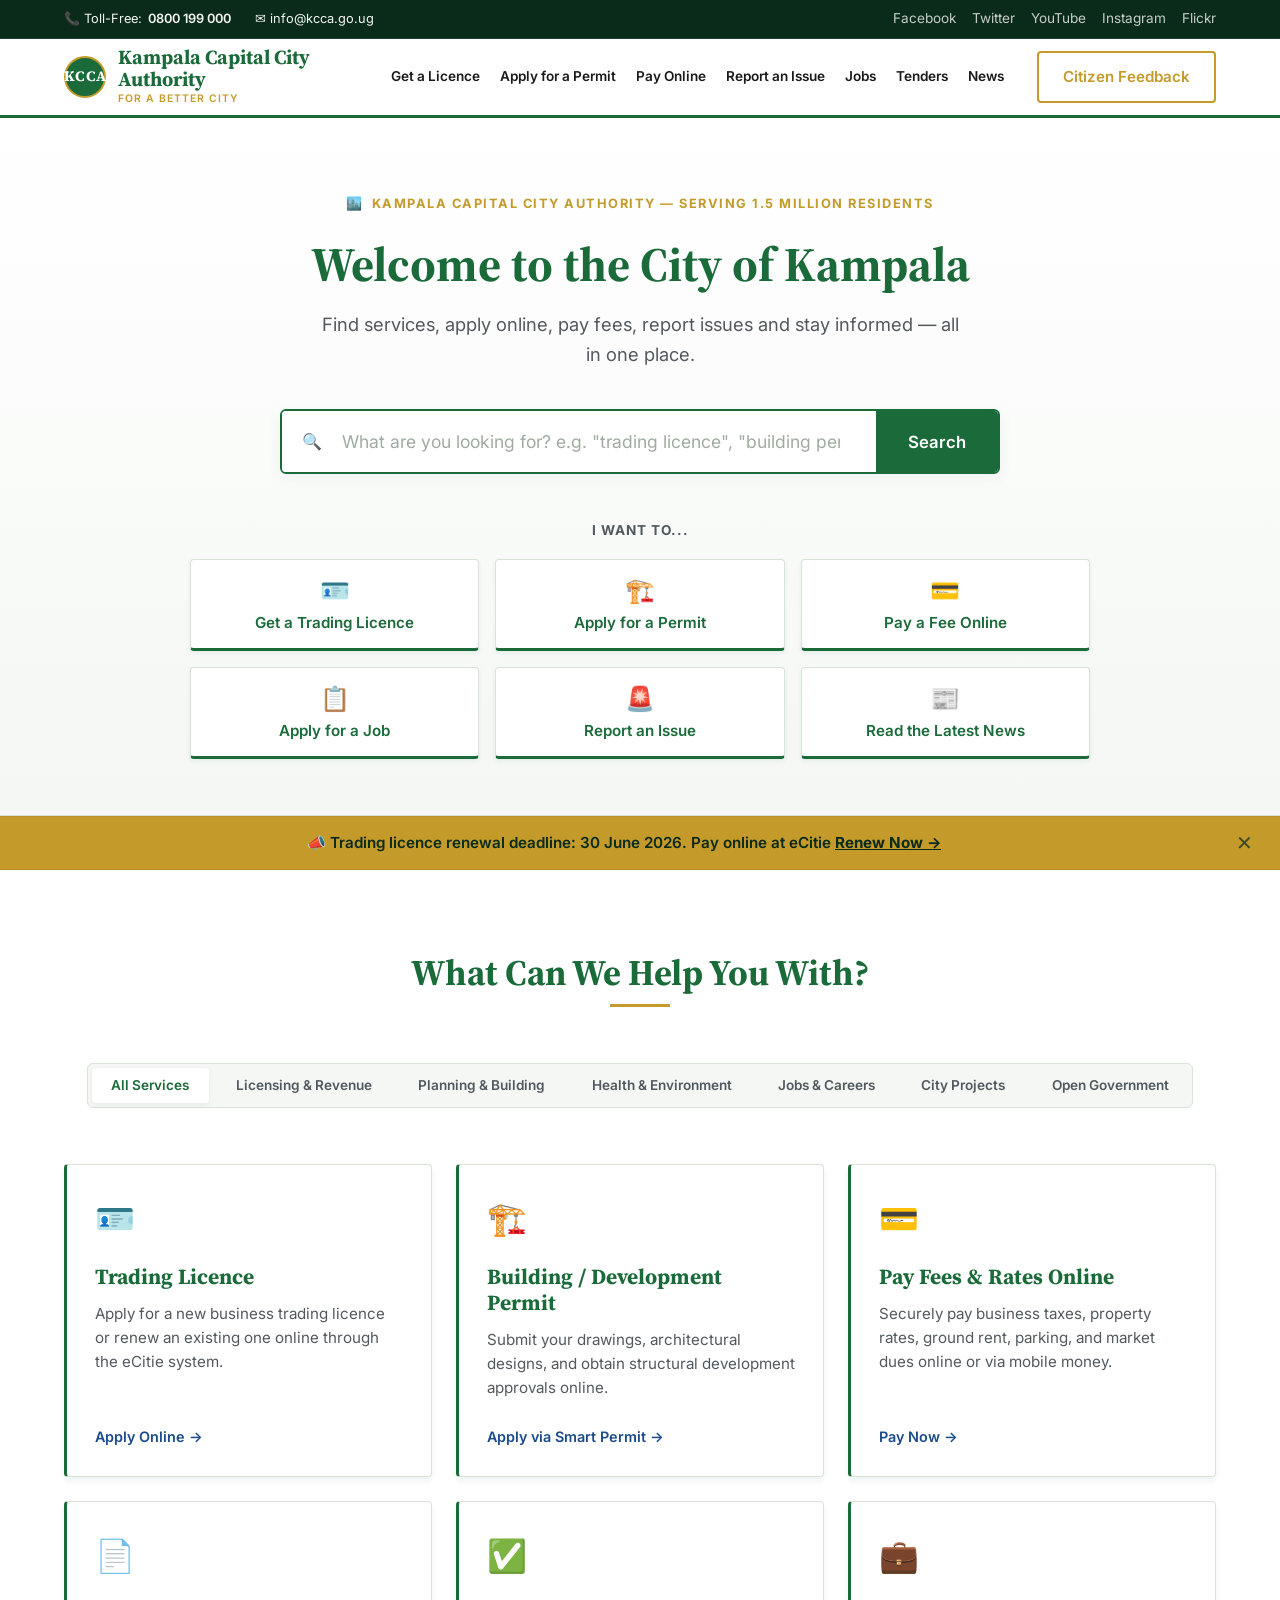
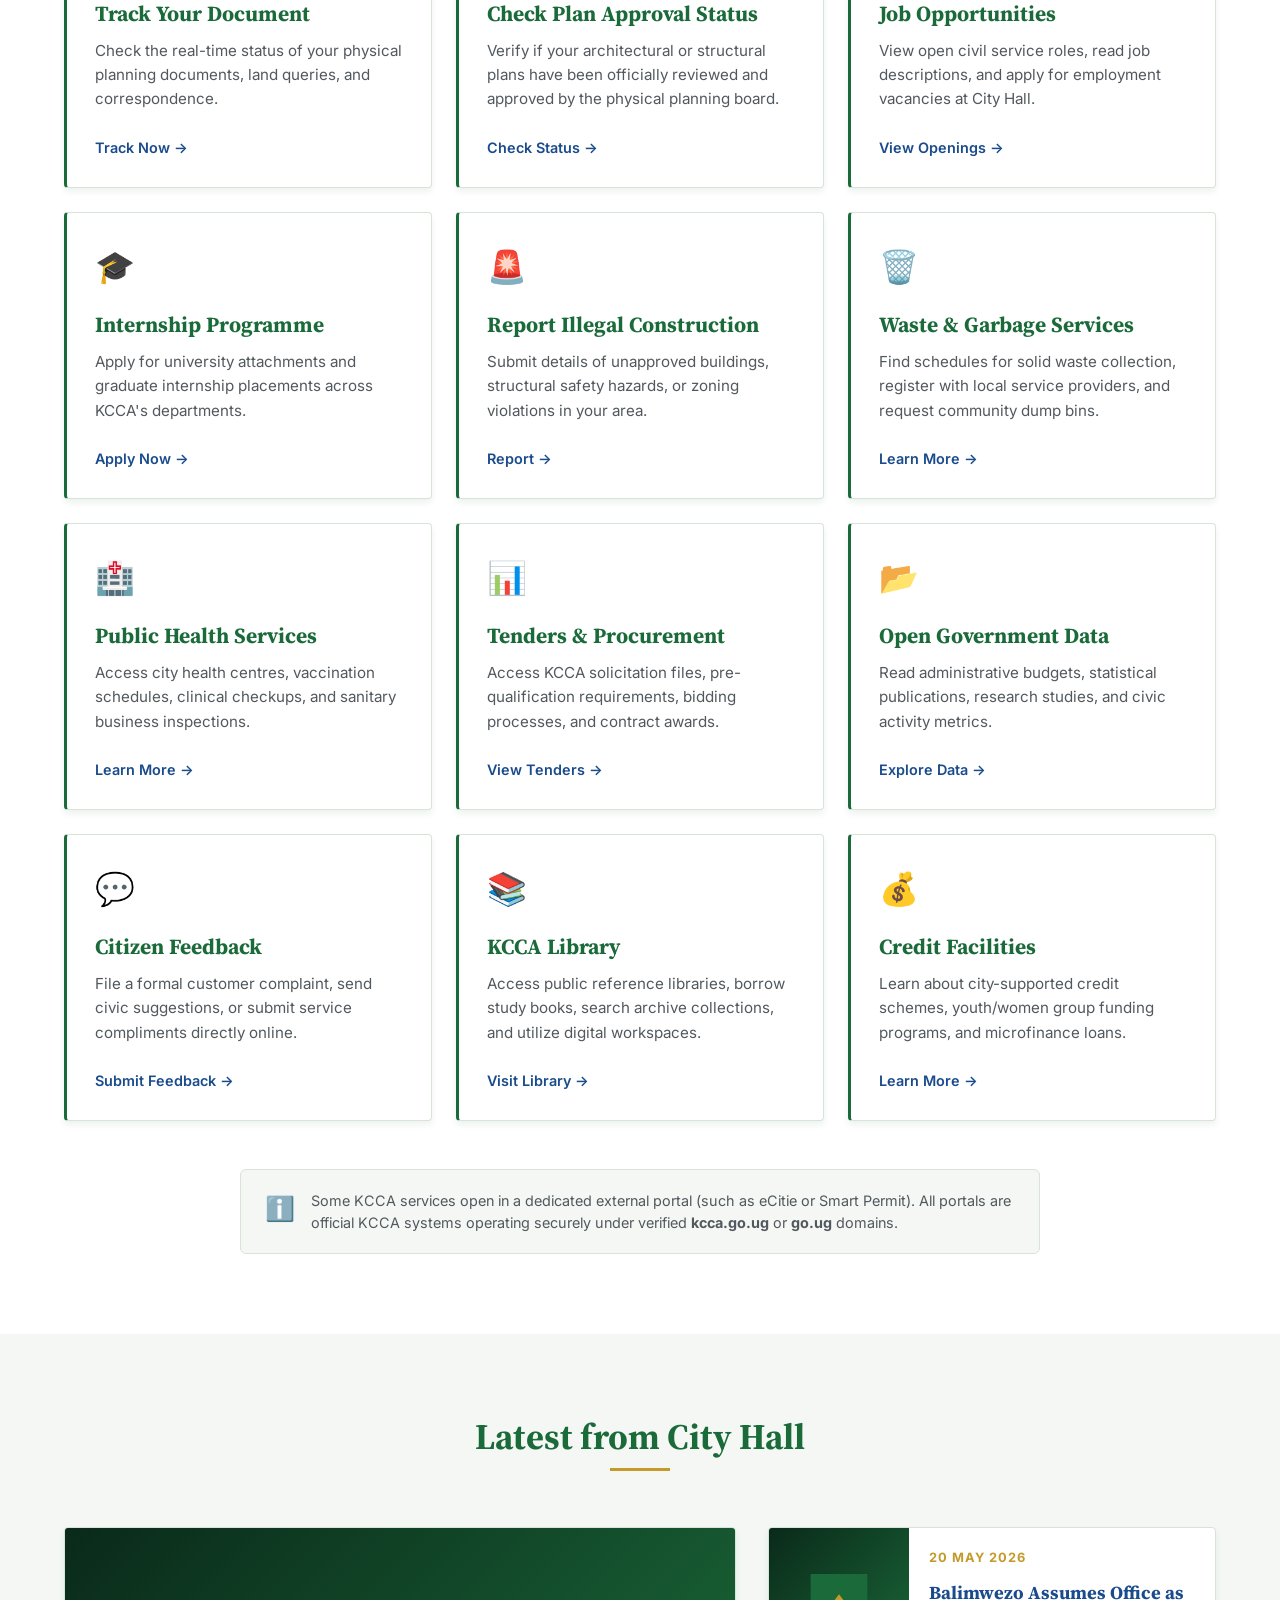
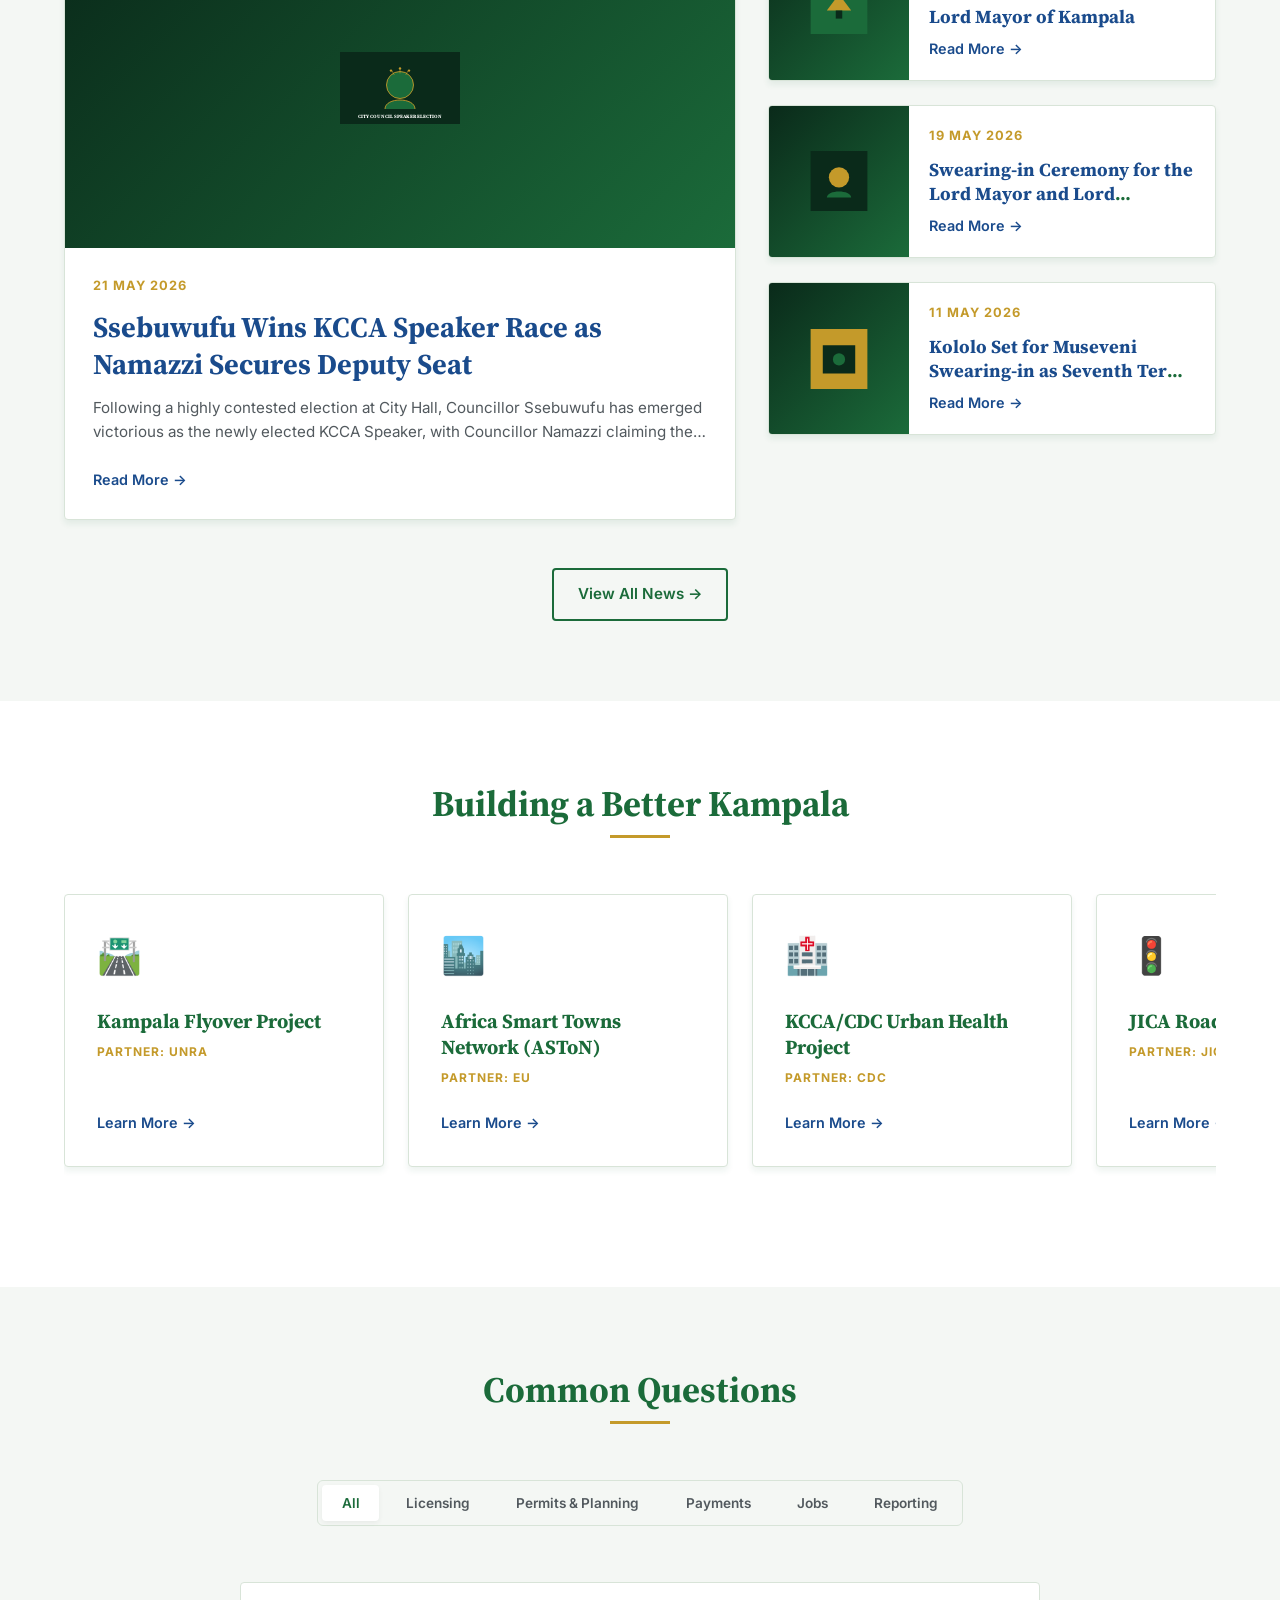
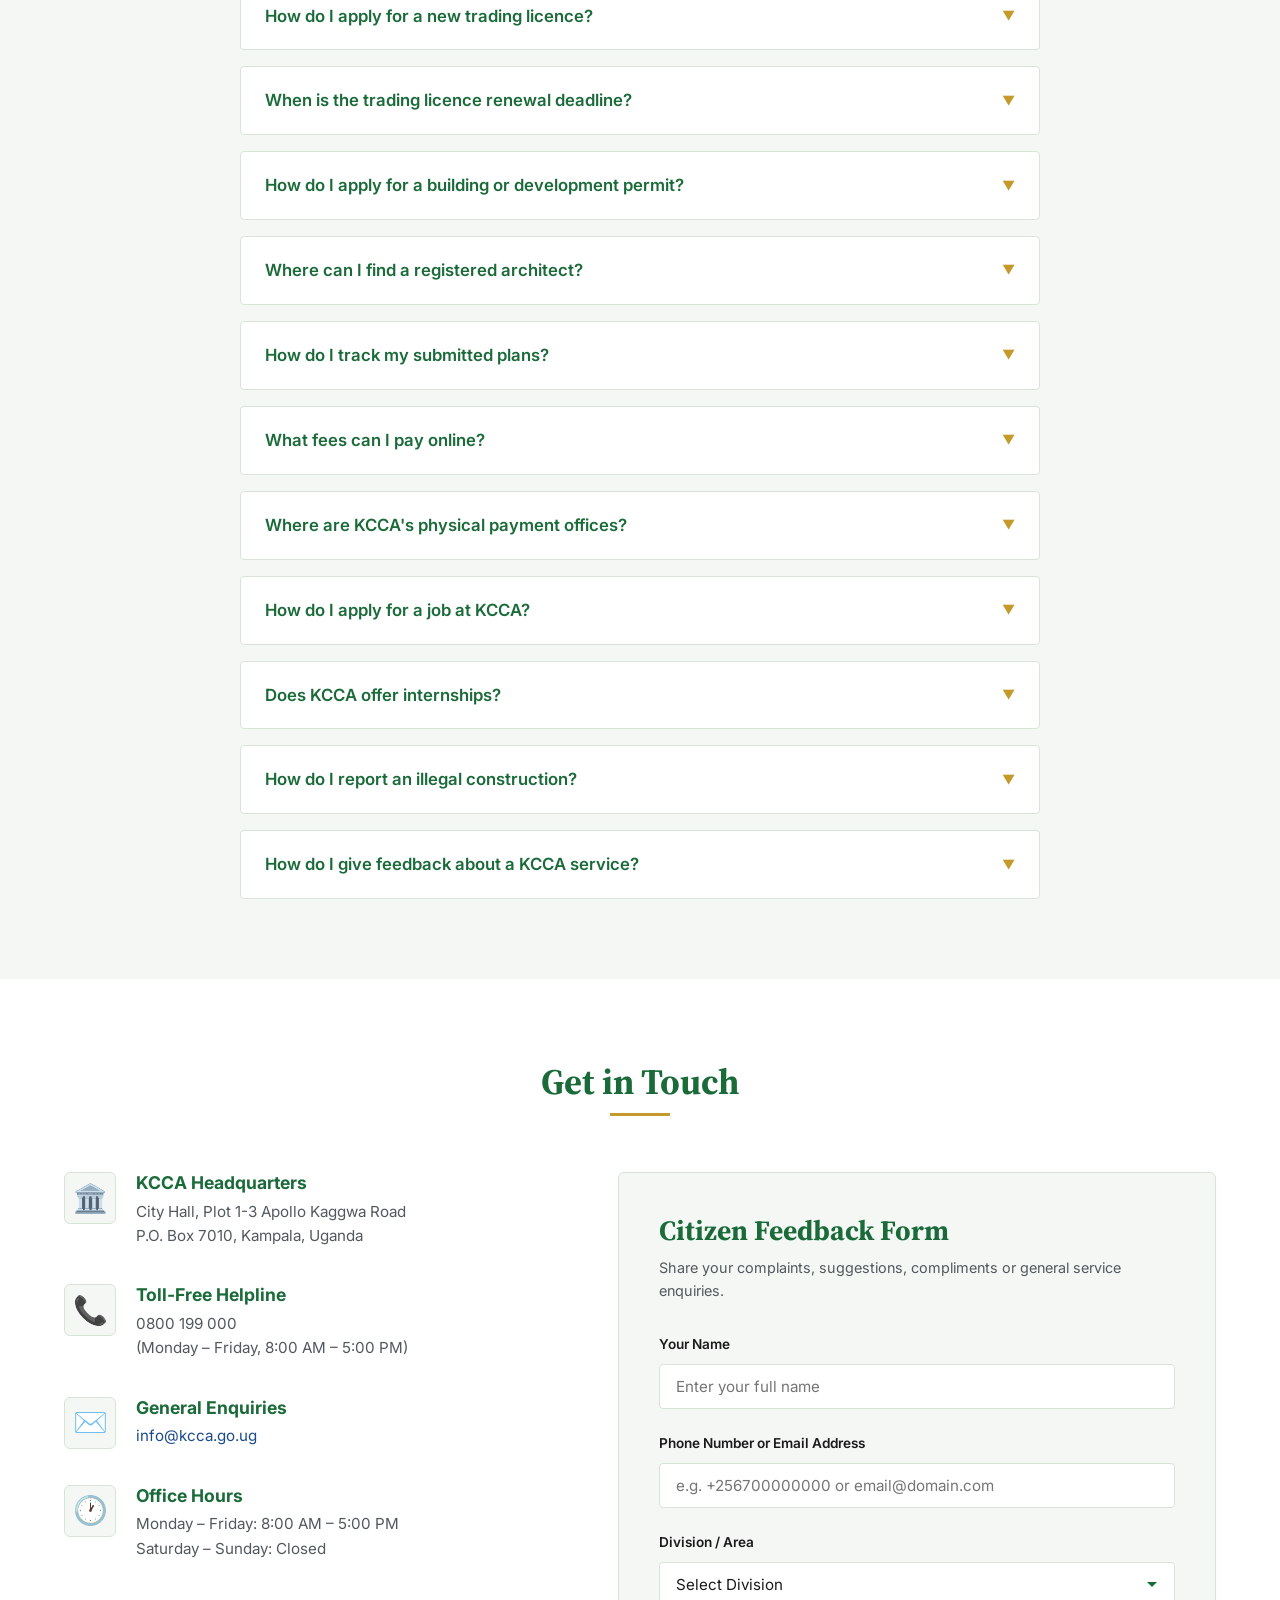
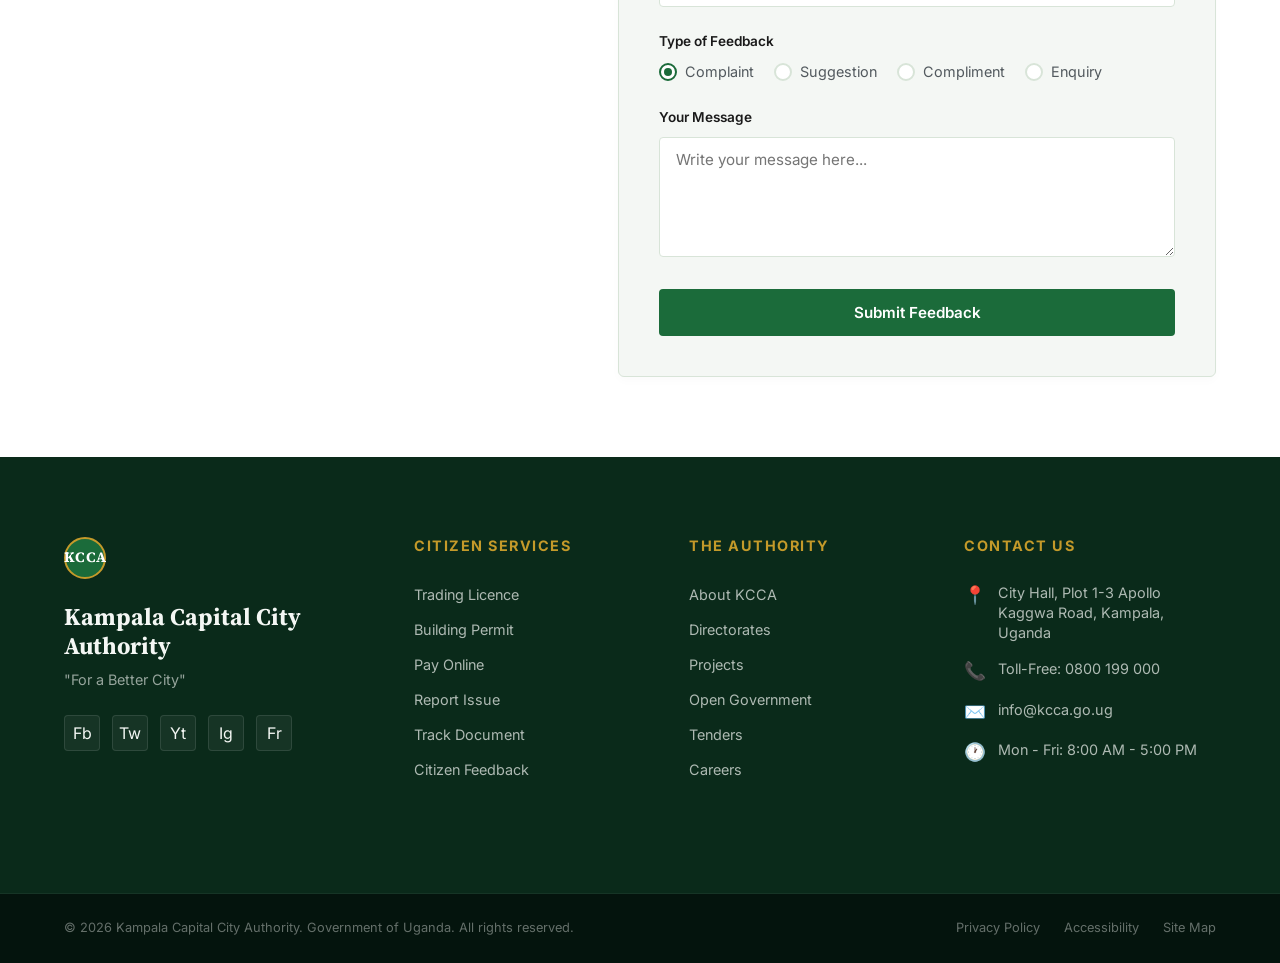
<file: index.html>
<!DOCTYPE html>
<html lang="en">
<head>
  <meta charset="UTF-8">
  <meta name="viewport" content="width=device-width, initial-scale=1.0">
  <meta name="description" content="Kampala Capital City Authority (KCCA) portal. Serving 1.5 million residents with citizen-centric services, trading licences, development permits, online payments, and city projects.">
  <title>Kampala Capital City Authority (KCCA) — For a Better City</title>
  
  <!-- Google Fonts: Source Serif 4 (headings) & Inter (UI/body) -->
  <link rel="preconnect" href="https://fonts.googleapis.com">
  <link rel="preconnect" href="https://fonts.gstatic.com" crossorigin>
  <link href="https://fonts.googleapis.com/css2?family=Source+Serif+4:wght@400;600;700&family=Inter:wght@300;400;500;600;700&display=swap" rel="stylesheet">

  <style>
    /* ==========================================================================
       1. DESIGN SYSTEM & CSS VARIABLES
       ========================================================================== */
    :root {
      --bg-primary:     #FFFFFF;
      --bg-soft:        #F4F7F4;   /* Very light green tint — alternate sections */
      --bg-dark:        #0A2A1A;   /* Deep forest green — footer */
      --accent-green:   #1B6B3A;   /* KCCA primary green — nav, headings, CTAs */
      --accent-green-l: #2E8B57;   /* Lighter green — hover states */
      --accent-gold:    #C49A2A;   /* KCCA crest gold — accents, badges */
      --accent-red:     #B52B2B;   /* Alerts, urgent notices */
      --accent-blue:    #1A4B8C;   /* Links, secondary actions */
      --text-primary:   #1A1A1A;
      --text-muted:     #52595E;
      --text-light:     #F4F7F4;
      --border:         #D8E4D8;
      --card-shadow:    rgba(27, 107, 58, 0.08);
      --success:        #1B6B3A;
      --warning:        #C49A2A;
      
      --font-headings:  'Source Serif 4', Georgia, serif;
      --font-body:      'Inter', -apple-system, BlinkMacSystemFont, "Segoe UI", Roboto, sans-serif;
      --transition-base: all 0.25s cubic-bezier(0.4, 0, 0.2, 1);
    }

    /* ==========================================================================
       2. RESET & BASE STYLES
       ========================================================================== */
    *, *::before, *::after {
      box-sizing: border-box;
      margin: 0;
      padding: 0;
    }

    html {
      scroll-behavior: smooth;
      font-size: 16px;
      -webkit-font-smoothing: antialiased;
      -moz-osx-font-smoothing: grayscale;
    }

    body {
      font-family: var(--font-body);
      background-color: var(--bg-primary);
      color: var(--text-primary);
      line-height: 1.6;
      overflow-x: hidden;
    }

    h1, h2, h3, h4, h5, h6 {
      font-family: var(--font-headings);
      color: var(--accent-green);
      font-weight: 700;
      line-height: 1.25;
    }

    p {
      color: var(--text-muted);
      margin-bottom: 1rem;
    }

    a {
      color: var(--accent-blue);
      text-decoration: none;
      transition: var(--transition-base);
    }

    a:hover {
      color: var(--accent-green-l);
    }

    ul, ol {
      list-style: none;
    }

    img, svg {
      max-width: 100%;
      height: auto;
      display: block;
    }

    /* Custom scrollbars */
    ::-webkit-scrollbar {
      width: 10px;
      height: 8px;
    }
    ::-webkit-scrollbar-track {
      background: var(--bg-soft);
    }
    ::-webkit-scrollbar-thumb {
      background: var(--accent-green);
      border-radius: 4px;
    }
    ::-webkit-scrollbar-thumb:hover {
      background: var(--accent-gold);
    }

    /* ==========================================================================
       3. REUSABLE UTILITIES & COMPONENTS
       ========================================================================== */
    .container {
      width: 100%;
      max-width: 1200px;
      margin: 0 auto;
      padding: 0 1.5rem;
    }

    .section {
      padding: 5rem 0;
    }

    .section-header {
      margin-bottom: 3.5rem;
      text-align: center;
      position: relative;
    }

    .section-header h2 {
      font-size: 2.25rem;
      display: inline-block;
      position: relative;
      padding-bottom: 0.75rem;
    }

    .section-header h2::after {
      content: '';
      position: absolute;
      bottom: 0;
      left: 50%;
      transform: translateX(-50%);
      width: 60px;
      height: 3px;
      background-color: var(--accent-gold);
    }

    .btn {
      display: inline-flex;
      align-items: center;
      justify-content: center;
      padding: 0.75rem 1.5rem;
      font-family: var(--font-body);
      font-size: 0.95rem;
      font-weight: 600;
      border-radius: 4px;
      cursor: pointer;
      transition: var(--transition-base);
      border: 2px solid transparent;
      outline: none;
    }

    .btn-primary {
      background-color: var(--accent-green);
      color: var(--bg-primary);
    }

    .btn-primary:hover {
      background-color: var(--accent-green-l);
      color: var(--bg-primary);
    }

    .btn-secondary {
      background-color: transparent;
      border-color: var(--accent-green);
      color: var(--accent-green);
    }

    .btn-secondary:hover {
      background-color: var(--accent-green);
      color: var(--bg-primary);
    }

    .btn-outline-gold {
      background-color: transparent;
      border-color: var(--accent-gold);
      color: var(--accent-gold);
    }

    .btn-outline-gold:hover {
      background-color: var(--accent-gold);
      color: var(--bg-primary);
    }

    .badge {
      display: inline-block;
      padding: 0.25rem 0.5rem;
      font-size: 0.75rem;
      font-weight: 700;
      text-transform: uppercase;
      letter-spacing: 0.05em;
      border-radius: 2px;
      font-family: var(--font-body);
    }

    .badge-gold {
      background-color: var(--bg-soft);
      color: var(--accent-gold);
      border: 1px solid var(--accent-gold);
    }

    /* Screen reader only utility */
    .sr-only {
      position: absolute;
      width: 1px;
      height: 1px;
      padding: 0;
      margin: -1px;
      overflow: hidden;
      clip: rect(0, 0, 0, 0);
      border: 0;
    }

    /* ==========================================================================
       4. TOP BAR & NAVIGATION
       ========================================================================== */
    .top-bar {
      background-color: var(--bg-dark);
      color: var(--text-light);
      font-size: 0.8rem;
      padding: 0.5rem 0;
      border-bottom: 1px solid rgba(255, 255, 255, 0.1);
    }

    .top-bar .container {
      display: flex;
      justify-content: space-between;
      align-items: center;
      flex-wrap: wrap;
      gap: 0.5rem;
    }

    .top-bar-contact {
      display: flex;
      gap: 1.5rem;
    }

    .top-bar-contact span {
      display: flex;
      align-items: center;
      gap: 0.4rem;
    }

    .top-bar-social {
      display: flex;
      gap: 1rem;
      align-items: center;
    }

    .top-bar-social a {
      color: var(--text-light);
      opacity: 0.8;
      font-size: 0.85rem;
      display: flex;
      align-items: center;
      justify-content: center;
      transition: var(--transition-base);
    }

    .top-bar-social a:hover {
      opacity: 1;
      color: var(--accent-gold);
    }

    .header-main {
      position: sticky;
      top: 0;
      z-index: 100;
      background-color: var(--bg-primary);
      border-bottom: 3px solid var(--accent-green);
      transition: box-shadow 0.3s ease;
    }

    /* Sticky navigation scrolled state */
    .header-main.nav-scrolled {
      box-shadow: 0 4px 20px rgba(0, 0, 0, 0.1);
    }

    .header-main .container {
      display: flex;
      justify-content: space-between;
      align-items: center;
      height: 76px;
    }

    .brand {
      display: flex;
      align-items: center;
      gap: 0.75rem;
    }

    .brand-logo {
      width: 42px;
      height: 42px;
      background-color: var(--accent-green);
      border-radius: 50%;
      border: 2px solid var(--accent-gold);
      display: flex;
      align-items: center;
      justify-content: center;
      color: var(--bg-primary);
      font-family: var(--font-headings);
      font-weight: 700;
      font-size: 0.9rem;
      letter-spacing: 0.5px;
    }

    .brand-name {
      font-family: var(--font-headings);
      font-size: 1.25rem;
      font-weight: 700;
      color: var(--accent-green);
      line-height: 1.1;
      max-width: 240px;
    }

    .brand-subtitle {
      font-family: var(--font-body);
      font-size: 0.65rem;
      font-weight: 600;
      text-transform: uppercase;
      letter-spacing: 1px;
      color: var(--accent-gold);
      margin-top: 1px;
    }

    .nav-menu {
      display: flex;
      gap: 1.25rem;
      align-items: center;
    }

    .nav-item {
      font-family: var(--font-body);
      font-size: 0.85rem;
      font-weight: 600;
      color: var(--text-primary);
      position: relative;
      padding: 0.5rem 0;
    }

    .nav-item::after {
      content: '';
      position: absolute;
      bottom: 0;
      left: 0;
      width: 0;
      height: 2px;
      background-color: var(--accent-green);
      transition: var(--transition-base);
    }

    .nav-item:hover {
      color: var(--accent-green);
    }

    .nav-item:hover::after {
      width: 100%;
    }

    .nav-actions {
      display: flex;
      align-items: center;
      gap: 0.75rem;
    }

    .hamburger-btn {
      display: none;
      background: none;
      border: none;
      cursor: pointer;
      padding: 0.5rem;
      z-index: 200;
      width: 44px;
      height: 44px;
      align-items: center;
      justify-content: center;
    }

    .hamburger-btn span {
      display: block;
      width: 24px;
      height: 2px;
      background-color: var(--accent-green);
      position: relative;
      transition: var(--transition-base);
    }

    .hamburger-btn span::before,
    .hamburger-btn span::after {
      content: '';
      position: absolute;
      width: 24px;
      height: 2px;
      background-color: var(--accent-green);
      transition: var(--transition-base);
    }

    .hamburger-btn span::before {
      top: -8px;
    }

    .hamburger-btn span::after {
      top: 8px;
    }

    /* Hamburger active state class */
    .hamburger-btn.active span {
      background-color: transparent;
    }

    .hamburger-btn.active span::before {
      transform: rotate(45deg);
      top: 0;
    }

    .hamburger-btn.active span::after {
      transform: rotate(-45deg);
      top: 0;
    }

    /* Mobile Overlay Menu */
    .mobile-overlay {
      position: fixed;
      top: 0;
      left: 0;
      width: 100%;
      height: 100%;
      background-color: var(--bg-dark);
      z-index: 150;
      display: flex;
      flex-direction: column;
      justify-content: center;
      align-items: center;
      padding: 2rem;
      opacity: 0;
      visibility: hidden;
      transition: opacity 0.3s ease, visibility 0.3s ease;
    }

    .mobile-overlay.open {
      opacity: 1;
      visibility: visible;
    }

    .mobile-overlay-menu {
      display: flex;
      flex-direction: column;
      gap: 1.5rem;
      text-align: center;
      margin-bottom: 2.5rem;
    }

    .mobile-overlay-item {
      color: var(--text-light);
      font-family: var(--font-headings);
      font-size: 1.75rem;
      font-weight: 600;
      padding: 0.5rem 1rem;
      min-height: 52px;
      display: flex;
      align-items: center;
      justify-content: center;
      transition: var(--transition-base);
    }

    .mobile-overlay-item:hover {
      color: var(--accent-gold);
    }

    .mobile-overlay-actions {
      display: flex;
      flex-direction: column;
      gap: 1rem;
      width: 100%;
      max-width: 300px;
    }

    .mobile-overlay-actions .btn {
      width: 100%;
      min-height: 52px;
    }

    /* ==========================================================================
       5. HERO & SEARCH FINDER SECTION
       ========================================================================== */
    .hero-section {
      padding: 4.5rem 0 3.5rem 0;
      background: linear-gradient(180deg, var(--bg-primary) 0%, var(--bg-soft) 100%);
      text-align: center;
      border-bottom: 1px solid var(--border);
    }

    .hero-label {
      display: inline-flex;
      align-items: center;
      gap: 0.5rem;
      font-size: 0.8rem;
      font-weight: 700;
      color: var(--accent-gold);
      text-transform: uppercase;
      letter-spacing: 1.5px;
      margin-bottom: 1.25rem;
      font-family: var(--font-body);
    }

    .hero-title {
      font-size: 3rem;
      color: var(--accent-green);
      margin-bottom: 1rem;
      font-family: var(--font-headings);
      max-width: 800px;
      margin-left: auto;
      margin-right: auto;
    }

    .hero-subtitle {
      font-size: 1.15rem;
      color: var(--text-muted);
      max-width: 650px;
      margin: 0 auto 2.5rem auto;
      font-family: var(--font-body);
      font-weight: 400;
    }

    .search-container {
      max-width: 720px;
      margin: 0 auto 3rem auto;
      position: relative;
    }

    .search-wrapper {
      display: flex;
      background: var(--bg-primary);
      border: 2px solid var(--accent-green);
      border-radius: 6px;
      overflow: hidden;
      box-shadow: 0 4px 15px rgba(27, 107, 58, 0.05);
      transition: var(--transition-base);
    }

    .search-wrapper:focus-within {
      border-color: var(--accent-gold);
      box-shadow: 0 6px 20px rgba(196, 154, 42, 0.15);
    }

    .search-input-icon {
      padding-left: 1.25rem;
      display: flex;
      align-items: center;
      justify-content: center;
      background-color: var(--bg-primary);
    }

    .search-input {
      flex: 1;
      border: none;
      padding: 1.25rem;
      font-family: var(--font-body);
      font-size: 1.1rem;
      color: var(--text-primary);
      outline: none;
    }

    .search-input::placeholder {
      color: #A0ABA0;
    }

    .search-btn {
      background-color: var(--accent-green);
      color: var(--bg-primary);
      border: none;
      padding: 0 2rem;
      font-family: var(--font-body);
      font-weight: 600;
      font-size: 1.05rem;
      cursor: pointer;
      transition: var(--transition-base);
    }

    .search-btn:hover {
      background-color: var(--accent-green-l);
    }

    /* Quick Paths Grid */
    .quick-paths {
      max-width: 900px;
      margin: 0 auto;
    }

    .quick-paths-title {
      font-family: var(--font-body);
      font-size: 0.85rem;
      font-weight: 700;
      text-transform: uppercase;
      letter-spacing: 1px;
      color: var(--text-muted);
      margin-bottom: 1.25rem;
    }

    .quick-paths-grid {
      display: grid;
      grid-template-columns: repeat(3, 1fr);
      gap: 1rem;
    }

    .quick-path-tile {
      display: flex;
      flex-direction: column;
      align-items: center;
      justify-content: center;
      gap: 0.5rem;
      background-color: var(--bg-primary);
      border: 1px solid var(--border);
      border-bottom: 3px solid var(--accent-green);
      border-radius: 4px;
      padding: 1rem;
      min-height: 85px;
      color: var(--accent-green);
      font-family: var(--font-body);
      font-weight: 600;
      font-size: 0.95rem;
      box-shadow: 0 2px 4px var(--card-shadow);
      transition: var(--transition-base);
      cursor: pointer;
    }

    .quick-path-tile span.icon {
      font-size: 1.5rem;
    }

    .quick-path-tile:hover {
      border-bottom-color: var(--accent-gold);
      transform: translateY(-2px);
      box-shadow: 0 6px 12px rgba(27, 107, 58, 0.12);
      color: var(--accent-green-l);
    }

    /* Notice strip below hero */
    .notice-strip {
      background-color: var(--accent-gold);
      color: var(--bg-dark);
      padding: 0.85rem 0;
      font-size: 0.95rem;
      font-weight: 600;
      border-top: 1px solid rgba(0,0,0,0.05);
      border-bottom: 1px solid rgba(0,0,0,0.05);
      position: relative;
    }

    .notice-content {
      display: flex;
      justify-content: center;
      align-items: center;
      gap: 1.5rem;
      padding-right: 2rem;
    }

    .notice-content a {
      color: var(--bg-dark);
      text-decoration: underline;
      font-weight: 700;
    }

    .notice-close {
      position: absolute;
      right: 1.5rem;
      top: 50%;
      transform: translateY(-50%);
      background: none;
      border: none;
      color: var(--bg-dark);
      font-size: 1.25rem;
      cursor: pointer;
      opacity: 0.7;
      transition: var(--transition-base);
      display: flex;
      align-items: center;
      justify-content: center;
      width: 24px;
      height: 24px;
    }

    .notice-close:hover {
      opacity: 1;
      background-color: rgba(10, 42, 26, 0.1);
      border-radius: 50%;
    }

    /* ==========================================================================
       6. CITIZEN SERVICES HUB
       ========================================================================== */
    .services-section {
      background-color: var(--bg-primary);
    }

    .tab-bar-container {
      overflow-x: auto;
      white-space: nowrap;
      margin-bottom: 3rem;
      padding-bottom: 0.5rem;
      -webkit-overflow-scrolling: touch;
      display: flex;
      justify-content: center;
    }

    .tab-bar {
      display: inline-flex;
      gap: 0.5rem;
      border: 1px solid var(--border);
      padding: 0.25rem;
      border-radius: 6px;
      background-color: var(--bg-soft);
    }

    .tab-btn {
      font-family: var(--font-body);
      font-weight: 600;
      font-size: 0.85rem;
      color: var(--text-muted);
      border: none;
      background: none;
      padding: 0.6rem 1.2rem;
      border-radius: 4px;
      cursor: pointer;
      transition: var(--transition-base);
    }

    .tab-btn:hover {
      color: var(--accent-green);
    }

    .tab-btn.active {
      background-color: var(--bg-primary);
      color: var(--accent-green);
      box-shadow: 0 2px 5px rgba(0,0,0,0.05);
    }

    .services-grid {
      display: grid;
      grid-template-columns: repeat(3, 1fr);
      gap: 1.5rem;
      margin-bottom: 3rem;
    }

    .service-card {
      background-color: var(--bg-primary);
      border: 1px solid var(--border);
      border-left: 3px solid var(--accent-green);
      border-radius: 4px;
      padding: 1.75rem;
      display: flex;
      flex-direction: column;
      box-shadow: 0 4px 6px var(--card-shadow);
      transition: var(--transition-base);
    }

    .service-card:hover {
      border-left-color: var(--accent-gold);
      transform: translateY(-4px);
      box-shadow: 0 8px 16px rgba(27, 107, 58, 0.12);
    }

    .service-icon {
      font-size: 2rem;
      margin-bottom: 1.25rem;
    }

    .service-title {
      font-size: 1.35rem;
      font-weight: 700;
      color: var(--accent-green);
      margin-bottom: 0.75rem;
      font-family: var(--font-headings);
      line-height: 1.2;
    }

    .service-desc {
      font-size: 0.95rem;
      color: var(--text-muted);
      margin-bottom: 1.5rem;
      flex-grow: 1;
    }

    .service-link {
      display: inline-flex;
      align-items: center;
      gap: 0.25rem;
      font-family: var(--font-body);
      font-size: 0.9rem;
      font-weight: 600;
      color: var(--accent-blue);
    }

    .service-link:hover {
      color: var(--accent-green-l);
    }

    .services-info-panel {
      display: flex;
      align-items: flex-start;
      gap: 1rem;
      background-color: var(--bg-soft);
      border: 1px solid var(--border);
      border-radius: 6px;
      padding: 1.25rem 1.5rem;
      max-width: 800px;
      margin: 0 auto;
    }

    .services-info-icon {
      font-size: 1.5rem;
      color: var(--accent-green);
      flex-shrink: 0;
    }

    .services-info-text {
      font-size: 0.9rem;
      color: var(--text-muted);
      line-height: 1.5;
    }

    /* No search results view */
    .search-no-results {
      grid-column: 1 / -1;
      text-align: center;
      padding: 4rem 1.5rem;
      background-color: var(--bg-soft);
      border: 1px dashed var(--border);
      border-radius: 6px;
      display: none;
    }

    .search-no-results span.icon {
      font-size: 3rem;
      display: block;
      margin-bottom: 1rem;
    }

    .search-no-results h3 {
      font-size: 1.5rem;
      margin-bottom: 0.5rem;
    }

    /* ==========================================================================
       7. LATEST NEWS & ANNOUNCEMENTS
       ========================================================================== */
    .news-section {
      background-color: var(--bg-soft);
    }

    .news-grid {
      display: grid;
      grid-template-columns: 1.2fr 0.8fr;
      gap: 2rem;
      margin-bottom: 3rem;
    }

    .news-card {
      background-color: var(--bg-primary);
      border: 1px solid var(--border);
      border-radius: 4px;
      overflow: hidden;
      box-shadow: 0 4px 6px var(--card-shadow);
      display: flex;
      flex-direction: column;
      transition: var(--transition-base);
    }

    .news-card:hover {
      transform: translateY(-2px);
      box-shadow: 0 8px 16px rgba(27, 107, 58, 0.1);
    }

    .news-img-area {
      height: 240px;
      background: linear-gradient(135deg, var(--bg-dark) 0%, var(--accent-green) 100%);
      position: relative;
      display: flex;
      align-items: center;
      justify-content: center;
      color: rgba(255,255,255,0.15);
    }

    .news-img-area svg {
      width: 120px;
      height: 120px;
    }

    .news-content {
      padding: 1.75rem;
      display: flex;
      flex-direction: column;
      flex-grow: 1;
    }

    .news-date {
      color: var(--accent-gold);
      font-weight: 700;
      font-size: 0.8rem;
      text-transform: uppercase;
      letter-spacing: 1px;
      margin-bottom: 0.75rem;
      font-family: var(--font-body);
    }

    .news-title {
      font-size: 1.5rem;
      color: var(--accent-green);
      margin-bottom: 0.75rem;
      font-family: var(--font-headings);
      line-height: 1.3;
    }

    .news-excerpt {
      font-size: 0.95rem;
      color: var(--text-muted);
      margin-bottom: 1.5rem;
      flex-grow: 1;
      display: -webkit-box;
      -webkit-line-clamp: 2;
      -webkit-box-orient: vertical;
      overflow: hidden;
    }

    .news-card-featured .news-img-area {
      height: 320px;
    }

    .news-card-featured .news-title {
      font-size: 1.8rem;
    }

    .news-sidebar {
      display: flex;
      flex-direction: column;
      gap: 1.5rem;
    }

    .news-card-sidebar {
      display: flex;
      flex-direction: row;
      min-height: 148px;
    }

    .news-card-sidebar .news-img-area {
      width: 140px;
      height: auto;
      flex-shrink: 0;
    }

    .news-card-sidebar .news-img-area svg {
      width: 60px;
      height: 60px;
    }

    .news-card-sidebar .news-content {
      padding: 1.25rem;
    }

    .news-card-sidebar .news-title {
      font-size: 1.15rem;
      margin-bottom: 0.5rem;
      display: -webkit-box;
      -webkit-line-clamp: 2;
      -webkit-box-orient: vertical;
      overflow: hidden;
    }

    .news-card-sidebar .news-excerpt {
      display: none;
    }

    .news-footer {
      text-align: center;
    }

    /* ==========================================================================
       8. CITY PROJECTS SECTION
       ========================================================================== */
    .projects-section {
      background-color: var(--bg-primary);
    }

    .projects-carousel-container {
      margin: 0 -1.5rem;
      padding: 0 1.5rem 1.5rem 1.5rem;
      position: relative;
    }

    .projects-row {
      display: flex;
      gap: 1.5rem;
      overflow-x: auto;
      scroll-snap-type: x mandatory;
      padding-bottom: 1rem;
      scrollbar-width: thin;
      -webkit-overflow-scrolling: touch;
    }

    .project-card {
      scroll-snap-align: start;
      flex: 0 0 320px;
      background-color: var(--bg-primary);
      border: 1px solid var(--border);
      border-radius: 4px;
      padding: 2rem;
      box-shadow: 0 4px 6px var(--card-shadow);
      display: flex;
      flex-direction: column;
      align-items: flex-start;
      transition: var(--transition-base);
    }

    .project-card:hover {
      transform: translateY(-2px);
      box-shadow: 0 8px 16px rgba(27, 107, 58, 0.1);
    }

    .project-icon {
      font-size: 2.25rem;
      margin-bottom: 1.5rem;
    }

    .project-title {
      font-size: 1.25rem;
      color: var(--accent-green);
      margin-bottom: 0.5rem;
      font-family: var(--font-headings);
      line-height: 1.3;
    }

    .project-partner {
      font-size: 0.75rem;
      font-weight: 700;
      color: var(--accent-gold);
      text-transform: uppercase;
      letter-spacing: 1px;
      margin-bottom: 1.5rem;
      font-family: var(--font-body);
    }

    .project-link {
      margin-top: auto;
      font-family: var(--font-body);
      font-size: 0.9rem;
      font-weight: 600;
      color: var(--accent-blue);
      display: inline-flex;
      align-items: center;
      gap: 0.25rem;
    }

    /* ==========================================================================
       9. FAQ ACCORDION SECTION
       ========================================================================== */
    .faq-section {
      background-color: var(--bg-soft);
    }

    .faq-container {
      max-width: 800px;
      margin: 0 auto;
    }

    .faq-accordion {
      display: flex;
      flex-direction: column;
      gap: 1rem;
    }

    .faq-item {
      background-color: var(--bg-primary);
      border: 1px solid var(--border);
      border-radius: 4px;
      overflow: hidden;
      transition: var(--transition-base);
    }

    .faq-summary {
      padding: 1.25rem 1.5rem;
      font-family: var(--font-body);
      font-weight: 600;
      font-size: 1.05rem;
      color: var(--accent-green);
      cursor: pointer;
      display: flex;
      justify-content: space-between;
      align-items: center;
      list-style: none; /* Hide default arrow in Chrome */
      user-select: none;
    }

    /* Hide default arrow in Firefox */
    .faq-summary::-webkit-details-marker {
      display: none;
    }

    .faq-summary-text {
      padding-right: 1.5rem;
    }

    .faq-icon-indicator {
      font-size: 0.8rem;
      transition: transform 0.3s ease;
      color: var(--accent-gold);
      flex-shrink: 0;
    }

    .faq-content {
      max-height: 0;
      overflow: hidden;
      transition: max-height 0.3s cubic-bezier(0.4, 0, 0.2, 1);
    }

    .faq-content-inner {
      padding: 0 1.5rem 1.5rem 1.5rem;
      font-size: 0.95rem;
      color: var(--text-muted);
      border-top: 1px solid transparent;
    }

    /* Active open states (managed by JS custom accordion helper) */
    .faq-item.open {
      box-shadow: 0 4px 10px var(--card-shadow);
      border-color: var(--accent-green);
    }

    .faq-item.open .faq-icon-indicator {
      transform: rotate(180deg);
    }

    .faq-item.open .faq-content-inner {
      border-top-color: var(--border);
    }

    /* ==========================================================================
       10. CONTACT & CITIZEN FEEDBACK FORM
       ========================================================================== */
    .contact-section {
      background-color: var(--bg-primary);
    }

    .contact-grid {
      display: grid;
      grid-template-columns: 1fr 1.2fr;
      gap: 3.5rem;
    }

    .contact-info {
      display: flex;
      flex-direction: column;
      gap: 2.25rem;
    }

    .contact-card {
      display: flex;
      gap: 1.25rem;
      align-items: flex-start;
    }

    .contact-icon {
      font-size: 1.75rem;
      background-color: var(--bg-soft);
      width: 52px;
      height: 52px;
      border-radius: 6px;
      display: flex;
      align-items: center;
      justify-content: center;
      flex-shrink: 0;
      color: var(--accent-green);
      border: 1px solid var(--border);
    }

    .contact-card-title {
      font-family: var(--font-body);
      font-size: 1.1rem;
      font-weight: 700;
      color: var(--accent-green);
      margin-bottom: 0.35rem;
    }

    .contact-card-text {
      font-size: 0.95rem;
      color: var(--text-muted);
      white-space: pre-line;
    }

    /* Form Design */
    .feedback-form-container {
      background-color: var(--bg-soft);
      border: 1px solid var(--border);
      border-radius: 6px;
      padding: 2.5rem;
      box-shadow: 0 4px 10px rgba(0,0,0,0.02);
    }

    .form-title {
      font-size: 1.75rem;
      color: var(--accent-green);
      margin-bottom: 0.5rem;
      font-family: var(--font-headings);
    }

    .form-subtitle {
      font-size: 0.9rem;
      color: var(--text-muted);
      margin-bottom: 2rem;
    }

    .form-group {
      margin-bottom: 1.5rem;
    }

    .form-label {
      display: block;
      font-family: var(--font-body);
      font-size: 0.85rem;
      font-weight: 600;
      color: var(--text-primary);
      margin-bottom: 0.5rem;
    }

    .form-control {
      width: 100%;
      padding: 0.75rem 1rem;
      font-family: var(--font-body);
      font-size: 0.95rem;
      color: var(--text-primary);
      background-color: var(--bg-primary);
      border: 1px solid var(--border);
      border-radius: 4px;
      transition: var(--transition-base);
      outline: none;
    }

    .form-control:focus {
      border-color: var(--accent-green);
      box-shadow: 0 0 0 3px rgba(27, 107, 58, 0.1);
    }

    select.form-control {
      appearance: none;
      background-image: url("data:image/svg+xml;utf8,<svg fill='%231B6B3A' height='24' viewBox='0 0 24 24' width='24' xmlns='http://www.w3.org/2000/svg'><path d='M7 10l5 5 5-5z'/><path d='M0 0h24v24H0z' fill='none'/></svg>");
      background-repeat: no-repeat;
      background-position: right 10px top 50%;
      padding-right: 30px;
    }

    .radio-group {
      display: flex;
      flex-wrap: wrap;
      gap: 1.25rem;
      margin-top: 0.5rem;
    }

    .radio-label {
      display: inline-flex;
      align-items: center;
      gap: 0.5rem;
      font-family: var(--font-body);
      font-size: 0.9rem;
      color: var(--text-muted);
      cursor: pointer;
      user-select: none;
    }

    .radio-input {
      appearance: none;
      width: 18px;
      height: 18px;
      border: 2px solid var(--border);
      border-radius: 50%;
      outline: none;
      background-color: var(--bg-primary);
      cursor: pointer;
      display: flex;
      align-items: center;
      justify-content: center;
      transition: var(--transition-base);
    }

    .radio-input::before {
      content: '';
      width: 8px;
      height: 8px;
      border-radius: 50%;
      background-color: var(--accent-green);
      transform: scale(0);
      transition: transform 0.15s ease-in-out;
    }

    .radio-input:checked {
      border-color: var(--accent-green);
    }

    .radio-input:checked::before {
      transform: scale(1);
    }

    .radio-input:focus {
      box-shadow: 0 0 0 3px rgba(27, 107, 58, 0.1);
    }

    textarea.form-control {
      resize: vertical;
      min-height: 120px;
    }

    .form-feedback {
      font-size: 0.8rem;
      margin-top: 0.35rem;
      display: none;
    }

    .form-feedback.error {
      color: var(--accent-red);
      display: block;
    }

    .form-control.is-invalid {
      border-color: var(--accent-red);
    }

    .form-control.is-invalid:focus {
      box-shadow: 0 0 0 3px rgba(181, 43, 43, 0.1);
    }

    .form-status-alert {
      display: none;
      padding: 1rem 1.25rem;
      border-radius: 4px;
      font-size: 0.95rem;
      font-weight: 500;
      margin-bottom: 1.5rem;
      border-left: 4px solid;
    }

    .form-status-alert.success {
      background-color: rgba(27, 107, 58, 0.08);
      border-color: var(--success);
      color: var(--bg-dark);
      display: flex;
      align-items: center;
      gap: 0.75rem;
    }

    .form-status-alert.error {
      background-color: rgba(181, 43, 43, 0.08);
      border-color: var(--accent-red);
      color: var(--accent-red);
      display: flex;
      align-items: center;
      gap: 0.75rem;
    }

    /* ==========================================================================
       11. FOOTER & SUB-FOOTER
       ========================================================================== */
    .footer-main {
      background-color: var(--bg-dark);
      color: var(--text-light);
      padding: 5rem 0 3rem 0;
      border-bottom: 1px solid rgba(255, 255, 255, 0.05);
    }

    .footer-grid {
      display: grid;
      grid-template-columns: 1.2fr 0.9fr 0.9fr 1fr;
      gap: 3rem;
      margin-bottom: 4rem;
    }

    .footer-col {
      display: flex;
      flex-direction: column;
    }

    .footer-col-title {
      font-family: var(--font-body);
      font-size: 0.9rem;
      font-weight: 700;
      color: var(--accent-gold);
      text-transform: uppercase;
      letter-spacing: 1.5px;
      margin-bottom: 1.75rem;
    }

    .footer-brand {
      margin-bottom: 1.5rem;
    }

    .footer-brand .brand-logo {
      margin-bottom: 1rem;
    }

    .footer-brand-name {
      font-family: var(--font-headings);
      font-size: 1.5rem;
      color: var(--text-light);
      line-height: 1.2;
      margin-bottom: 0.5rem;
    }

    .footer-tagline {
      font-family: var(--font-body);
      font-size: 0.9rem;
      color: rgba(244, 247, 244, 0.6);
      margin-bottom: 1.5rem;
    }

    .footer-social-links {
      display: flex;
      gap: 0.75rem;
    }

    .footer-social-btn {
      width: 36px;
      height: 36px;
      border-radius: 4px;
      background-color: rgba(255, 255, 255, 0.05);
      border: 1px solid rgba(255, 255, 255, 0.1);
      display: flex;
      align-items: center;
      justify-content: center;
      color: var(--text-light);
      font-size: 1rem;
      transition: var(--transition-base);
    }

    .footer-social-btn:hover {
      background-color: var(--accent-gold);
      color: var(--bg-dark);
      border-color: var(--accent-gold);
    }

    .footer-links {
      display: flex;
      flex-direction: column;
      gap: 0.75rem;
    }

    .footer-links a {
      color: rgba(244, 247, 244, 0.7);
      font-size: 0.9rem;
      transition: var(--transition-base);
    }

    .footer-links a:hover {
      color: var(--accent-gold);
      padding-left: 4px;
    }

    .footer-contact-item {
      display: flex;
      gap: 0.75rem;
      margin-bottom: 1rem;
      font-size: 0.9rem;
      color: rgba(244, 247, 244, 0.7);
      line-height: 1.4;
    }

    .footer-contact-item span.icon {
      color: var(--accent-gold);
      font-size: 1.1rem;
      flex-shrink: 0;
    }

    .footer-contact-item p {
      color: rgba(244, 247, 244, 0.7);
      margin: 0;
    }

    /* Sub-footer strip */
    .sub-footer {
      background-color: #04140D; /* Darker green */
      color: rgba(244, 247, 244, 0.4);
      font-size: 0.8rem;
      padding: 1.5rem 0;
    }

    .sub-footer .container {
      display: flex;
      justify-content: space-between;
      align-items: center;
      flex-wrap: wrap;
      gap: 1rem;
    }

    .sub-footer-links {
      display: flex;
      gap: 1.5rem;
    }

    .sub-footer-links a {
      color: rgba(244, 247, 244, 0.4);
    }

    .sub-footer-links a:hover {
      color: var(--accent-gold);
    }

    /* ==========================================================================
       12. RESPONSIVE BREAKPOINTS
       ========================================================================== */
    @media (max-width: 1024px) {
      .services-grid {
        grid-template-columns: repeat(2, 1fr);
      }

      .news-grid {
        grid-template-columns: 1fr;
      }

      .news-sidebar {
        display: grid;
        grid-template-columns: 1fr 1fr;
        gap: 1.5rem;
      }

      .news-card-sidebar {
        min-height: auto;
      }

      .contact-grid {
        grid-template-columns: 1fr;
        gap: 4rem;
      }

      .footer-grid {
        grid-template-columns: 1.2fr 1fr 1fr;
        gap: 2.5rem;
      }
    }

    @media (max-width: 768px) {
      .header-main .container {
        height: 64px;
      }

      .nav-menu {
        display: none;
      }

      .nav-actions .btn-outline-gold {
        display: none; /* Hide feedback btn in inline header on small screens */
      }

      .hamburger-btn {
        display: flex;
      }

      .hero-title {
        font-size: 2.25rem;
      }

      .quick-paths-grid {
        grid-template-columns: repeat(2, 1fr);
      }

      .footer-grid {
        grid-template-columns: 1fr 1fr;
      }
    }

    @media (max-width: 480px) {
      .section-header h2 {
        font-size: 1.75rem;
      }

      .hero-title {
        font-size: 1.85rem;
      }

      .hero-subtitle {
        font-size: 1rem;
        margin-bottom: 2rem;
      }

      .search-wrapper {
        border-radius: 4px;
      }

      .search-input {
        padding: 0.9rem 0.75rem;
        font-size: 0.95rem;
      }

      .search-btn {
        padding: 0 1.25rem;
        font-size: 0.95rem;
      }

      .quick-paths-grid {
        grid-template-columns: 1fr;
      }

      .quick-path-tile {
        min-height: 80px;
      }

      .services-grid {
        grid-template-columns: 1fr;
      }

      .news-sidebar {
        grid-template-columns: 1fr;
      }

      .news-card-sidebar {
        flex-direction: column;
      }

      .news-card-sidebar .news-img-area {
        width: 100%;
        height: 180px;
      }

      .footer-grid {
        grid-template-columns: 1fr;
        gap: 2rem;
      }

      .sub-footer .container {
        flex-direction: column;
        align-items: center;
        text-align: center;
      }

      .sub-footer-links {
        justify-content: center;
      }

      .feedback-form-container {
        padding: 1.5rem;
      }

      .radio-group {
        flex-direction: column;
        gap: 0.75rem;
      }
    }
  </style>
</head>
<body>

  <!-- ==========================================================================
       TOP BAR
       ========================================================================== -->
  <div class="top-bar" id="top-bar">
    <div class="container">
      <div class="top-bar-contact">
        <span>📞 Toll-Free: <a href="tel:0800199000" style="color: inherit; font-weight: 600;">0800 199 000</a></span>
        <span>✉ info@kcca.go.ug</span>
      </div>
      <div class="top-bar-social">
        <a href="https://facebook.com/kccaug" target="_blank" rel="noopener noreferrer" aria-label="KCCA Facebook">Facebook</a>
        <a href="https://twitter.com/kccaug" target="_blank" rel="noopener noreferrer" aria-label="KCCA Twitter">Twitter</a>
        <a href="https://youtube.com/kccaug" target="_blank" rel="noopener noreferrer" aria-label="KCCA YouTube">YouTube</a>
        <a href="https://instagram.com/kccaug" target="_blank" rel="noopener noreferrer" aria-label="KCCA Instagram">Instagram</a>
        <a href="https://flickr.com/kccaug" target="_blank" rel="noopener noreferrer" aria-label="KCCA Flickr">Flickr</a>
      </div>
    </div>
  </div>

  <!-- ==========================================================================
       HEADER & NAVIGATION
       ========================================================================== -->
  <header class="header-main" id="header">
    <div class="container">
      <a href="#" class="brand" aria-label="KCCA Homepage">
        <div class="brand-logo" aria-hidden="true">KCCA</div>
        <div>
          <div class="brand-name">Kampala Capital City Authority</div>
          <div class="brand-subtitle">For a Better City</div>
        </div>
      </a>

      <!-- Desktop Nav -->
      <nav class="nav-menu" aria-label="Main Navigation">
        <a href="#services" class="nav-item" data-target-tab="licensing">Get a Licence</a>
        <a href="#services" class="nav-item" data-target-tab="planning">Apply for a Permit</a>
        <a href="#services" class="nav-item" data-target-tab="licensing">Pay Online</a>
        <a href="#services" class="nav-item" data-target-tab="planning">Report an Issue</a>
        <a href="#services" class="nav-item" data-target-tab="jobs">Jobs</a>
        <a href="#services" class="nav-item" data-target-tab="open">Tenders</a>
        <a href="#news" class="nav-item">News</a>
      </nav>

      <div class="nav-actions">
        <a href="#contact" class="btn btn-outline-gold">Citizen Feedback</a>
        <button class="hamburger-btn" id="hamburger-toggle" aria-label="Toggle Navigation Menu" aria-controls="mobile-overlay-menu" aria-expanded="false">
          <span></span>
        </button>
      </div>
    </div>
  </header>

  <!-- Mobile Screen Overlay Navigation -->
  <div class="mobile-overlay" id="mobile-overlay" aria-hidden="true">
    <nav class="mobile-overlay-menu" id="mobile-overlay-menu">
      <a href="#services" class="mobile-overlay-item" data-target-tab="licensing">Get a Licence</a>
      <a href="#services" class="mobile-overlay-item" data-target-tab="planning">Apply for a Permit</a>
      <a href="#services" class="mobile-overlay-item" data-target-tab="licensing">Pay Online</a>
      <a href="#services" class="mobile-overlay-item" data-target-tab="planning">Report an Issue</a>
      <a href="#services" class="mobile-overlay-item" data-target-tab="jobs">Jobs</a>
      <a href="#services" class="mobile-overlay-item" data-target-tab="open">Tenders</a>
      <a href="#news" class="mobile-overlay-item">News</a>
    </nav>
    <div class="mobile-overlay-actions">
      <a href="#contact" class="btn btn-outline-gold">Citizen Feedback</a>
    </div>
  </div>

  <main>
    <!-- ==========================================================================
         HERO & SERVICE FINDER
         ========================================================================== -->
    <section class="hero-section" id="hero">
      <div class="container">
        <div class="hero-label">
          <span>🏙️</span> Kampala Capital City Authority — Serving 1.5 Million Residents
        </div>
        <h1 class="hero-title">Welcome to the City of Kampala</h1>
        <p class="hero-subtitle">Find services, apply online, pay fees, report issues and stay informed — all in one place.</p>

        <!-- Service Finder Search Bar -->
        <div class="search-container">
          <form id="search-form" class="search-wrapper" onsubmit="event.preventDefault();">
            <div class="search-input-icon">🔍</div>
            <input type="search" class="search-control search-input" id="service-search-input" placeholder="What are you looking for? e.g. &quot;trading licence&quot;, &quot;building permit&quot;, &quot;jobs&quot;" aria-label="Search city services">
            <button type="submit" class="search-btn">Search</button>
          </form>
        </div>

        <!-- Quick Paths Tiles -->
        <div class="quick-paths">
          <h2 class="quick-paths-title">I Want To...</h2>
          <div class="quick-paths-grid">
            <button class="quick-path-tile" data-scroll-to="#services" data-category="licensing">
              <span class="icon">🪪</span>
              <span>Get a Trading Licence</span>
            </button>
            <button class="quick-path-tile" data-scroll-to="#services" data-category="planning">
              <span class="icon">🏗️</span>
              <span>Apply for a Permit</span>
            </button>
            <button class="quick-path-tile" data-scroll-to="#services" data-category="licensing">
              <span class="icon">💳</span>
              <span>Pay a Fee Online</span>
            </button>
            <button class="quick-path-tile" data-scroll-to="#services" data-category="jobs">
              <span class="icon">📋</span>
              <span>Apply for a Job</span>
            </button>
            <button class="quick-path-tile" data-scroll-to="#services" data-category="planning">
              <span class="icon">🚨</span>
              <span>Report an Issue</span>
            </button>
            <button class="quick-path-tile" data-scroll-to="#news">
              <span class="icon">📰</span>
              <span>Read the Latest News</span>
            </button>
          </div>
        </div>
      </div>
    </section>

    <!-- Dismissable Announcement notice strip -->
    <div class="notice-strip" id="notice-strip">
      <div class="container">
        <div class="notice-content">
          <span>📣 Trading licence renewal deadline: 30 June 2026. Pay online at eCitie <a href="https://ecitie2.kcca.go.ug" target="_blank" rel="noopener noreferrer">Renew Now →</a></span>
        </div>
        <button class="notice-close" id="notice-close-btn" aria-label="Dismiss Announcement">✕</button>
      </div>
    </div>

    <!-- ==========================================================================
         CITIZEN SERVICES HUB
         ========================================================================== -->
    <section class="section services-section" id="services">
      <div class="container">
        <div class="section-header">
          <h2>What Can We Help You With?</h2>
        </div>

        <!-- Tabs Filter -->
        <div class="tab-bar-container">
          <div class="tab-bar" role="tablist" aria-label="Services categories">
            <button class="tab-btn active" role="tab" aria-selected="true" data-filter="all">All Services</button>
            <button class="tab-btn" role="tab" aria-selected="false" data-filter="licensing">Licensing & Revenue</button>
            <button class="tab-btn" role="tab" aria-selected="false" data-filter="planning">Planning & Building</button>
            <button class="tab-btn" role="tab" aria-selected="false" data-filter="health">Health & Environment</button>
            <button class="tab-btn" role="tab" aria-selected="false" data-filter="jobs">Jobs & Careers</button>
            <button class="tab-btn" role="tab" aria-selected="false" data-filter="projects-tab">City Projects</button>
            <button class="tab-btn" role="tab" aria-selected="false" data-filter="open">Open Government</button>
          </div>
        </div>

        <!-- Service Cards Grid -->
        <div class="services-grid" id="services-grid">
          <!-- 1. Trading Licence -->
          <article class="service-card" data-category="licensing" data-keywords="trading licence business register renewal shop store ecitie revenue">
            <div class="service-icon" aria-hidden="true">🪪</div>
            <h3 class="service-title">Trading Licence</h3>
            <p class="service-desc">Apply for a new business trading licence or renew an existing one online through the eCitie system.</p>
            <a href="https://ecitie2.kcca.go.ug" target="_blank" rel="noopener noreferrer" class="service-link">Apply Online →</a>
          </article>

          <!-- 2. Building / Development Permit -->
          <article class="service-card" data-category="planning" data-keywords="building permit development construction physical planning smart approval plan structure iras">
            <div class="service-icon" aria-hidden="true">🏗️</div>
            <h3 class="service-title">Building / Development Permit</h3>
            <p class="service-desc">Submit your drawings, architectural designs, and obtain structural development approvals online.</p>
            <a href="https://kcca.iras.go.ug" target="_blank" rel="noopener noreferrer" class="service-link">Apply via Smart Permit →</a>
          </article>

          <!-- 3. Pay Fees & Rates Online -->
          <article class="service-card" data-category="licensing" data-keywords="pay fees rates online payment tax revenue property market dues parking mobile money ecitie">
            <div class="service-icon" aria-hidden="true">💳</div>
            <h3 class="service-title">Pay Fees & Rates Online</h3>
            <p class="service-desc">Securely pay business taxes, property rates, ground rent, parking, and market dues online or via mobile money.</p>
            <a href="https://ecitie2.kcca.go.ug" target="_blank" rel="noopener noreferrer" class="service-link">Pay Now →</a>
          </article>

          <!-- 4. Track Your Document -->
          <article class="service-card" data-category="planning" data-keywords="track document plan approval physical planning reference check status camcam">
            <div class="service-icon" aria-hidden="true">📄</div>
            <h3 class="service-title">Track Your Document</h3>
            <p class="service-desc">Check the real-time status of your physical planning documents, land queries, and correspondence.</p>
            <a href="https://camcamv.kcca.go.ug" target="_blank" rel="noopener noreferrer" class="service-link">Track Now →</a>
          </article>

          <!-- 5. Check Plan Approval Status -->
          <article class="service-card" data-category="planning" data-keywords="check plan approval status construction building permit layout review physical planning">
            <div class="service-icon" aria-hidden="true">✅</div>
            <h3 class="service-title">Check Plan Approval Status</h3>
            <p class="service-desc">Verify if your architectural or structural plans have been officially reviewed and approved by the physical planning board.</p>
            <a href="https://www.kcca.go.ug/plan-approval" target="_blank" rel="noopener noreferrer" class="service-link">Check Status →</a>
          </article>

          <!-- 6. Job Opportunities -->
          <article class="service-card" data-category="jobs" data-keywords="job opportunities vacancies employment careers work public service hire recruitment vacancies">
            <div class="service-icon" aria-hidden="true">💼</div>
            <h3 class="service-title">Job Opportunities</h3>
            <p class="service-desc">View open civil service roles, read job descriptions, and apply for employment vacancies at City Hall.</p>
            <a href="https://www.kcca.go.ug/employment-opportunities" target="_blank" rel="noopener noreferrer" class="service-link">View Openings →</a>
          </article>

          <!-- 7. Internship Programme -->
          <article class="service-card" data-category="jobs" data-keywords="internship programme student graduate training attachment university learning mentorship">
            <div class="service-icon" aria-hidden="true">🎓</div>
            <h3 class="service-title">Internship Programme</h3>
            <p class="service-desc">Apply for university attachments and graduate internship placements across KCCA's departments.</p>
            <a href="https://www.kcca.go.ug/internship" target="_blank" rel="noopener noreferrer" class="service-link">Apply Now →</a>
          </article>

          <!-- 8. Report Illegal Construction -->
          <article class="service-card" data-category="planning" data-keywords="report illegal construction unapproved building encroachment compliance zoning arcgis survey">
            <div class="service-icon" aria-hidden="true">🚨</div>
            <h3 class="service-title">Report Illegal Construction</h3>
            <p class="service-desc">Submit details of unapproved buildings, structural safety hazards, or zoning violations in your area.</p>
            <a href="https://survey123.arcgis.com/share/1135f088e21b402eb735285c1a115f85" target="_blank" rel="noopener noreferrer" class="service-link">Report →</a>
          </article>

          <!-- 9. Waste & Garbage Services -->
          <article class="service-card" data-category="health" data-keywords="waste garbage rubbish collection trash environment clean health dump sanitation community">
            <div class="service-icon" aria-hidden="true">🗑️</div>
            <h3 class="service-title">Waste & Garbage Services</h3>
            <p class="service-desc">Find schedules for solid waste collection, register with local service providers, and request community dump bins.</p>
            <a href="https://www.kcca.go.ug/waste-management" target="_blank" rel="noopener noreferrer" class="service-link">Learn More →</a>
          </article>

          <!-- 10. Public Health Services -->
          <article class="service-card" data-category="health" data-keywords="public health clinic vaccine immunisation hospital medical inspection disease sanitation hygiene">
            <div class="service-icon" aria-hidden="true">🏥</div>
            <h3 class="service-title">Public Health Services</h3>
            <p class="service-desc">Access city health centres, vaccination schedules, clinical checkups, and sanitary business inspections.</p>
            <a href="https://www.kcca.go.ug/Health" target="_blank" rel="noopener noreferrer" class="service-link">Learn More →</a>
          </article>

          <!-- 11. Tenders & Procurement -->
          <article class="service-card" data-category="open" data-keywords="tenders procurement bidding supplier contract business commercial government open data">
            <div class="service-icon" aria-hidden="true">📊</div>
            <h3 class="service-title">Tenders & Procurement</h3>
            <p class="service-desc">Access KCCA solicitation files, pre-qualification requirements, bidding processes, and contract awards.</p>
            <a href="https://www.kcca.go.ug/tenders" target="_blank" rel="noopener noreferrer" class="service-link">View Tenders →</a>
          </article>

          <!-- 12. Open Government Data -->
          <article class="service-card" data-category="open" data-keywords="open government data statistics budget reports transparency metrics publications downloads">
            <div class="service-icon" aria-hidden="true">📂</div>
            <h3 class="service-title">Open Government Data</h3>
            <p class="service-desc">Read administrative budgets, statistical publications, research studies, and civic activity metrics.</p>
            <a href="https://www.kcca.go.ug/open-gov" target="_blank" rel="noopener noreferrer" class="service-link">Explore Data →</a>
          </article>

          <!-- 13. Citizen Feedback -->
          <article class="service-card" data-category="open" data-keywords="citizen feedback suggest complain compliment service helpline comment support public engagement">
            <div class="service-icon" aria-hidden="true">💬</div>
            <h3 class="service-title">Citizen Feedback</h3>
            <p class="service-desc">File a formal customer complaint, send civic suggestions, or submit service compliments directly online.</p>
            <a href="https://www.kcca.go.ug/citizen-feedback" target="_blank" rel="noopener noreferrer" class="service-link">Submit Feedback →</a>
          </article>

          <!-- 14. KCCA Library -->
          <article class="service-card" data-category="jobs" data-keywords="kcca library books study reference materials research education learning community reading room">
            <div class="service-icon" aria-hidden="true">📚</div>
            <h3 class="service-title">KCCA Library</h3>
            <p class="service-desc">Access public reference libraries, borrow study books, search archive collections, and utilize digital workspaces.</p>
            <a href="https://www.kcca.go.ug/library" target="_blank" rel="noopener noreferrer" class="service-link">Visit Library →</a>
          </article>

          <!-- 15. Credit Facilities -->
          <article class="service-card" data-category="licensing" data-keywords="credit facilities micro loans funding small business youth women empowerment local development">
            <div class="service-icon" aria-hidden="true">💰</div>
            <h3 class="service-title">Credit Facilities</h3>
            <p class="service-desc">Learn about city-supported credit schemes, youth/women group funding programs, and microfinance loans.</p>
            <a href="https://www.kcca.go.ug/credit-facilities" target="_blank" rel="noopener noreferrer" class="service-link">Learn More →</a>
          </article>

          <!-- No results placeholder -->
          <div class="search-no-results" id="search-no-results">
            <span class="icon" aria-hidden="true">🔍</span>
            <h3>No matching services found</h3>
            <p>Try searching for different terms like "licence", "permit", "payment", or "jobs".</p>
          </div>
        </div>

        <!-- Portal Info Notice -->
        <div class="services-info-panel">
          <div class="services-info-icon" aria-hidden="true">ℹ️</div>
          <div class="services-info-text">
            Some KCCA services open in a dedicated external portal (such as eCitie or Smart Permit). All portals are official KCCA systems operating securely under verified <strong>kcca.go.ug</strong> or <strong>go.ug</strong> domains.
          </div>
        </div>
      </div>
    </section>

    <!-- ==========================================================================
         LATEST NEWS & ANNOUNCEMENTS
         ========================================================================== -->
    <section class="section news-section" id="news">
      <div class="container">
        <div class="section-header">
          <h2>Latest from City Hall</h2>
        </div>

        <div class="news-grid">
          <!-- Featured Story (60%) -->
          <article class="news-card news-card-featured">
            <div class="news-img-area" aria-hidden="true">
              <!-- Inline SVG Graphic mimicking Speaker Race -->
              <svg xmlns="http://www.w3.org/2000/svg" viewBox="0 0 400 240" fill="none">
                <rect width="400" height="240" fill="#0A2A1A"/>
                <circle cx="200" cy="110" r="45" fill="#1B6B3A" stroke="#C49A2A" stroke-width="3"/>
                <path d="M150 190 C150 150, 250 150, 250 190" fill="#1B6B3A" stroke="#C49A2A" stroke-width="3"/>
                <path d="M200 70 L200 60 M220 75 L225 65 M180 75 L175 65" stroke="#C49A2A" stroke-width="2" stroke-linecap="round"/>
                <circle cx="200" cy="55" r="4" fill="#C49A2A"/>
                <circle cx="230" cy="62" r="4" fill="#C49A2A"/>
                <circle cx="170" cy="62" r="4" fill="#C49A2A"/>
                <text x="200" y="220" font-family="'Source Serif 4', serif" font-size="16" font-weight="bold" fill="#F4F7F4" text-anchor="middle">CITY COUNCIL SPEAKER ELECTION</text>
              </svg>
            </div>
            <div class="news-content">
              <span class="news-date">21 May 2026</span>
              <h3 class="news-title"><a href="https://www.kcca.go.ug/news" target="_blank" rel="noopener noreferrer">Ssebuwufu Wins KCCA Speaker Race as Namazzi Secures Deputy Seat</a></h3>
              <p class="news-excerpt">Following a highly contested election at City Hall, Councillor Ssebuwufu has emerged victorious as the newly elected KCCA Speaker, with Councillor Namazzi claiming the Deputy position.</p>
              <a href="https://www.kcca.go.ug/news" target="_blank" rel="noopener noreferrer" class="service-link">Read More →</a>
            </div>
          </article>

          <!-- Sidebar Stories Stacked -->
          <div class="news-sidebar">
            <!-- Story 2 -->
            <article class="news-card news-card-sidebar">
              <div class="news-img-area" aria-hidden="true">
                <svg xmlns="http://www.w3.org/2000/svg" viewBox="0 0 140 148" fill="none">
                  <rect width="140" height="148" fill="#1B6B3A"/>
                  <path d="M40 90 L70 50 L100 90 Z" fill="#C49A2A"/>
                  <rect x="62" y="90" width="16" height="20" fill="#0A2A1A"/>
                </svg>
              </div>
              <div class="news-content">
                <span class="news-date">20 May 2026</span>
                <h3 class="news-title"><a href="https://www.kcca.go.ug/news" target="_blank" rel="noopener noreferrer">Balimwezo Assumes Office as Lord Mayor of Kampala</a></h3>
                <a href="https://www.kcca.go.ug/news" target="_blank" rel="noopener noreferrer" class="service-link">Read More →</a>
              </div>
            </article>

            <!-- Story 3 -->
            <article class="news-card news-card-sidebar">
              <div class="news-img-area" aria-hidden="true">
                <svg xmlns="http://www.w3.org/2000/svg" viewBox="0 0 140 148" fill="none">
                  <rect width="140" height="148" fill="#0A2A1A"/>
                  <circle cx="70" cy="65" r="25" fill="#C49A2A"/>
                  <path d="M40 115 C40 95, 100 95, 100 115" fill="#1B6B3A"/>
                </svg>
              </div>
              <div class="news-content">
                <span class="news-date">19 May 2026</span>
                <h3 class="news-title"><a href="https://www.kcca.go.ug/news" target="_blank" rel="noopener noreferrer">Swearing-in Ceremony for the Lord Mayor and Lord Councillors</a></h3>
                <a href="https://www.kcca.go.ug/news" target="_blank" rel="noopener noreferrer" class="service-link">Read More →</a>
              </div>
            </article>

            <!-- Story 4 -->
            <article class="news-card news-card-sidebar">
              <div class="news-img-area" aria-hidden="true">
                <svg xmlns="http://www.w3.org/2000/svg" viewBox="0 0 140 148" fill="none">
                  <rect width="140" height="148" fill="#C49A2A"/>
                  <path d="M30 40 L110 40 L110 110 L30 110 Z" fill="#0A2A1A"/>
                  <circle cx="70" cy="75" r="15" fill="#1B6B3A"/>
                </svg>
              </div>
              <div class="news-content">
                <span class="news-date">11 May 2026</span>
                <h3 class="news-title"><a href="https://www.kcca.go.ug/news" target="_blank" rel="noopener noreferrer">Kololo Set for Museveni Swearing-in as Seventh Term Begins</a></h3>
                <a href="https://www.kcca.go.ug/news" target="_blank" rel="noopener noreferrer" class="service-link">Read More →</a>
              </div>
            </article>
          </div>
        </div>

        <div class="news-footer">
          <a href="https://www.kcca.go.ug/news" target="_blank" rel="noopener noreferrer" class="btn btn-secondary">View All News →</a>
        </div>
      </div>
    </section>

    <!-- ==========================================================================
         CITY PROJECTS
         ========================================================================== -->
    <section class="section projects-section" id="projects">
      <div class="container">
        <div class="section-header">
          <h2>Building a Better Kampala</h2>
        </div>

        <div class="projects-carousel-container">
          <div class="projects-row" id="projects-row" role="region" aria-label="City Projects Showcase">
            <!-- 1 -->
            <div class="project-card">
              <div class="project-icon" aria-hidden="true">🛣️</div>
              <h3 class="project-title">Kampala Flyover Project</h3>
              <div class="project-partner">Partner: UNRA</div>
              <a href="https://www.kcca.go.ug/projects" target="_blank" rel="noopener noreferrer" class="project-link">Learn More →</a>
            </div>

            <!-- 2 -->
            <div class="project-card">
              <div class="project-icon" aria-hidden="true">🏙️</div>
              <h3 class="project-title">Africa Smart Towns Network (ASToN)</h3>
              <div class="project-partner">Partner: EU</div>
              <a href="https://www.kcca.go.ug/projects" target="_blank" rel="noopener noreferrer" class="project-link">Learn More →</a>
            </div>

            <!-- 3 -->
            <div class="project-card">
              <div class="project-icon" aria-hidden="true">🏥</div>
              <h3 class="project-title">KCCA/CDC Urban Health Project</h3>
              <div class="project-partner">Partner: CDC</div>
              <a href="https://www.kcca.go.ug/projects" target="_blank" rel="noopener noreferrer" class="project-link">Learn More →</a>
            </div>

            <!-- 4 -->
            <div class="project-card">
              <div class="project-icon" aria-hidden="true">🚦</div>
              <h3 class="project-title">JICA Road Safety Campaign</h3>
              <div class="project-partner">Partner: JICA</div>
              <a href="https://www.kcca.go.ug/projects" target="_blank" rel="noopener noreferrer" class="project-link">Learn More →</a>
            </div>

            <!-- 5 -->
            <div class="project-card">
              <div class="project-icon" aria-hidden="true">🌿</div>
              <h3 class="project-title">Climate Change Programme</h3>
              <div class="project-partner">Partner: KCCA</div>
              <a href="https://www.kcca.go.ug/projects" target="_blank" rel="noopener noreferrer" class="project-link">Learn More →</a>
            </div>

            <!-- 6 -->
            <div class="project-card">
              <div class="project-icon" aria-hidden="true">🚰</div>
              <h3 class="project-title">City-Wide Inclusive Sanitation (CWIS)</h3>
              <div class="project-partner">Partner: KCCA</div>
              <a href="https://www.kcca.go.ug/projects" target="_blank" rel="noopener noreferrer" class="project-link">Learn More →</a>
            </div>

            <!-- 7 -->
            <div class="project-card">
              <div class="project-icon" aria-hidden="true">♀️</div>
              <h3 class="project-title">Girls Empowering Girls (GEG)</h3>
              <div class="project-partner">Partner: KCCA</div>
              <a href="https://www.kcca.go.ug/projects" target="_blank" rel="noopener noreferrer" class="project-link">Learn More →</a>
            </div>

            <!-- 8 -->
            <div class="project-card">
              <div class="project-icon" aria-hidden="true">🗺️</div>
              <h3 class="project-title">Kampala Roads Rehabilitation (KCRRP)</h3>
              <div class="project-partner">Partner: KCCA/World Bank</div>
              <a href="https://www.kcca.go.ug/projects" target="_blank" rel="noopener noreferrer" class="project-link">Learn More →</a>
            </div>
          </div>
        </div>
      </div>
    </section>

    <!-- ==========================================================================
         FAQ ACCORDION
         ========================================================================== -->
    <section class="section faq-section" id="faq">
      <div class="container">
        <div class="section-header">
          <h2>Common Questions</h2>
        </div>

        <!-- Tabs Filter -->
        <div class="tab-bar-container">
          <div class="tab-bar" role="tablist" aria-label="FAQ categories">
            <button class="tab-btn active" role="tab" aria-selected="true" data-faq-filter="all">All</button>
            <button class="tab-btn" role="tab" aria-selected="false" data-faq-filter="licensing">Licensing</button>
            <button class="tab-btn" role="tab" aria-selected="false" data-faq-filter="permits">Permits & Planning</button>
            <button class="tab-btn" role="tab" aria-selected="false" data-faq-filter="payments">Payments</button>
            <button class="tab-btn" role="tab" aria-selected="false" data-faq-filter="jobs">Jobs</button>
            <button class="tab-btn" role="tab" aria-selected="false" data-faq-filter="reporting">Reporting</button>
          </div>
        </div>

        <div class="faq-container">
          <div class="faq-accordion" id="faq-accordion">
            <!-- Q1: Licensing -->
            <details class="faq-item" data-faq-category="licensing">
              <summary class="faq-summary">
                <span class="faq-summary-text">How do I apply for a new trading licence?</span>
                <span class="faq-icon-indicator" aria-hidden="true">▼</span>
              </summary>
              <div class="faq-content">
                <div class="faq-content-inner">
                  Apply online via the eCitie portal at <a href="https://ecitie2.kcca.go.ug" target="_blank" rel="noopener noreferrer">ecitie2.kcca.go.ug</a>. You will need your National Identification Number (NIN), registered business name, physical layout/address, and proof of premises occupancy. Registration fees depend on your specific business classification.
                </div>
              </div>
            </details>

            <!-- Q2: Licensing -->
            <details class="faq-item" data-faq-category="licensing">
              <summary class="faq-summary">
                <span class="faq-summary-text">When is the trading licence renewal deadline?</span>
                <span class="faq-icon-indicator" aria-hidden="true">▼</span>
              </summary>
              <div class="faq-content">
                <div class="faq-content-inner">
                  Licences must be renewed by 31 March each year. Late renewals attract a penalty surcharge. You can renew securely online at <a href="https://ecitie2.kcca.go.ug" target="_blank" rel="noopener noreferrer">ecitie2.kcca.go.ug</a> at any time to avoid cues and penalties.
                </div>
              </div>
            </details>

            <!-- Q3: Permits & Planning -->
            <details class="faq-item" data-faq-category="permits">
              <summary class="faq-summary">
                <span class="faq-summary-text">How do I apply for a building or development permit?</span>
                <span class="faq-icon-indicator" aria-hidden="true">▼</span>
              </summary>
              <div class="faq-content">
                <div class="faq-content-inner">
                  Submit your proposal files through the Smart Permit portal at <a href="https://kcca.iras.go.ug" target="_blank" rel="noopener noreferrer">kcca.iras.go.ug</a>. You will need certified architectural drawings prepared by a registered architect. Letters or physical appeals should be formally addressed to the Director of Physical Planning, KCCA, P.O. Box 7010, Kampala.
                </div>
              </div>
            </details>

            <!-- Q4: Permits & Planning -->
            <details class="faq-item" data-faq-category="permits">
              <summary class="faq-summary">
                <span class="faq-summary-text">Where can I find a registered architect?</span>
                <span class="faq-icon-indicator" aria-hidden="true">▼</span>
              </summary>
              <div class="faq-content">
                <div class="faq-content-inner">
                  You can verify and contact licensed design professionals through the Architect's Registration Board of Uganda located at Plot 1B Kira Road (Kalamu House), or the Uganda Society of Architects at Plot 9 Agip House, Kampala Road.
                </div>
              </div>
            </details>

            <!-- Q5: Permits & Planning -->
            <details class="faq-item" data-faq-category="permits">
              <summary class="faq-summary">
                <span class="faq-summary-text">How do I track my submitted plans?</span>
                <span class="faq-icon-indicator" aria-hidden="true">▼</span>
              </summary>
              <div class="faq-content">
                <div class="faq-content-inner">
                  Track your submitted documents and reviews at the document tracker portal <a href="https://camcamv.kcca.go.ug" target="_blank" rel="noopener noreferrer">camcamv.kcca.go.ug</a> by keying in your formal application reference code.
                </div>
              </div>
            </details>

            <!-- Q6: Payments -->
            <details class="faq-item" data-faq-category="payments">
              <summary class="faq-summary">
                <span class="faq-summary-text">What fees can I pay online?</span>
                <span class="faq-icon-indicator" aria-hidden="true">▼</span>
              </summary>
              <div class="faq-content">
                <div class="faq-content-inner">
                  Trading licence fees, city parking fee bookings, market stall dues, land property rates, and ground rent can all be settled securely on <a href="https://ecitie2.kcca.go.ug" target="_blank" rel="noopener noreferrer">ecitie2.kcca.go.ug</a>. Mobile Money (MTN/Airtel) and major credit/debit cards are accepted.
                </div>
              </div>
            </details>

            <!-- Q7: Payments -->
            <details class="faq-item" data-faq-category="payments">
              <summary class="faq-summary">
                <span class="faq-summary-text">Where are KCCA's physical payment offices?</span>
                <span class="faq-icon-indicator" aria-hidden="true">▼</span>
              </summary>
              <div class="faq-content">
                <div class="faq-content-inner">
                  Revenue counters are open at KCCA Headquarters, City Hall, Plot 1-3 Apollo Kaggwa Road, Kampala. Office operating hours are Monday to Friday, 8:00 AM – 5:00 PM.
                </div>
              </div>
            </details>

            <!-- Q8: Jobs -->
            <details class="faq-item" data-faq-category="jobs">
              <summary class="faq-summary">
                <span class="faq-summary-text">How do I apply for a job at KCCA?</span>
                <span class="faq-icon-indicator" aria-hidden="true">▼</span>
              </summary>
              <div class="faq-content">
                <div class="faq-content-inner">
                  All active public administration openings are published at <a href="https://www.kcca.go.ug/employment-opportunities" target="_blank" rel="noopener noreferrer">kcca.go.ug/employment-opportunities</a>. Applications are processed entirely online. KCCA does not accept walk-in resumes or physical folders.
                </div>
              </div>
            </details>

            <!-- Q9: Jobs -->
            <details class="faq-item" data-faq-category="jobs">
              <summary class="faq-summary">
                <span class="faq-summary-text">Does KCCA offer internships?</span>
                <span class="faq-icon-indicator" aria-hidden="true">▼</span>
              </summary>
              <div class="faq-content">
                <div class="faq-content-inner">
                  Yes, KCCA runs a structured attachment program. Eligible students can apply and review intakes at <a href="https://www.kcca.go.ug/internship" target="_blank" rel="noopener noreferrer">kcca.go.ug/internship</a>.
                </div>
              </div>
            </details>

            <!-- Q10: Reporting -->
            <details class="faq-item" data-faq-category="reporting">
              <summary class="faq-summary">
                <span class="faq-summary-text">How do I report an illegal construction?</span>
                <span class="faq-icon-indicator" aria-hidden="true">▼</span>
              </summary>
              <div class="faq-content">
                <div class="faq-content-inner">
                  You can submit layout coordinates and violation photos on the KCCA ArcGIS survey portal, or contact the control division directly via the toll-free line: 0800 199 000.
                </div>
              </div>
            </details>

            <!-- Q11: Reporting -->
            <details class="faq-item" data-faq-category="reporting">
              <summary class="faq-summary">
                <span class="faq-summary-text">How do I give feedback about a KCCA service?</span>
                <span class="faq-icon-indicator" aria-hidden="true">▼</span>
              </summary>
              <div class="faq-content">
                <div class="faq-content-inner">
                  You can file official feedback directly using our website contact form below or visit <a href="https://www.kcca.go.ug/citizen-feedback" target="_blank" rel="noopener noreferrer">kcca.go.ug/citizen-feedback</a>. Emails can also be dispatched to <a href="mailto:info@kcca.go.ug">info@kcca.go.ug</a>.
                </div>
              </div>
            </details>
          </div>
        </div>
      </div>
    </section>

    <!-- ==========================================================================
         CONTACT & CITIZEN FEEDBACK FORM
         ========================================================================== -->
    <section class="section contact-section" id="contact">
      <div class="container">
        <div class="section-header">
          <h2>Get in Touch</h2>
        </div>

        <div class="contact-grid">
          <!-- Contact Details (Left) -->
          <div class="contact-info">
            <!-- 1 -->
            <div class="contact-card">
              <div class="contact-icon" aria-hidden="true">🏛️</div>
              <div>
                <h3 class="contact-card-title">KCCA Headquarters</h3>
                <div class="contact-card-text">City Hall, Plot 1-3 Apollo Kaggwa Road
                P.O. Box 7010, Kampala, Uganda</div>
              </div>
            </div>

            <!-- 2 -->
            <div class="contact-card">
              <div class="contact-icon" aria-hidden="true">📞</div>
              <div>
                <h3 class="contact-card-title">Toll-Free Helpline</h3>
                <div class="contact-card-text">0800 199 000
                (Monday – Friday, 8:00 AM – 5:00 PM)</div>
              </div>
            </div>

            <!-- 3 -->
            <div class="contact-card">
              <div class="contact-icon" aria-hidden="true">✉️</div>
              <div>
                <h3 class="contact-card-title">General Enquiries</h3>
                <div class="contact-card-text"><a href="mailto:info@kcca.go.ug">info@kcca.go.ug</a></div>
              </div>
            </div>

            <!-- 4 -->
            <div class="contact-card">
              <div class="contact-icon" aria-hidden="true">🕐</div>
              <div>
                <h3 class="contact-card-title">Office Hours</h3>
                <div class="contact-card-text">Monday – Friday: 8:00 AM – 5:00 PM
                Saturday – Sunday: Closed</div>
              </div>
            </div>
          </div>

          <!-- Feedback Form (Right) -->
          <div class="feedback-form-container">
            <h3 class="form-title">Citizen Feedback Form</h3>
            <p class="form-subtitle">Share your complaints, suggestions, compliments or general service enquiries.</p>

            <div class="form-status-alert" id="form-status" role="alert"></div>

            <form id="feedback-form" novalidate>
              <!-- Name -->
              <div class="form-group">
                <label for="feedback-name" class="form-label">Your Name</label>
                <input type="text" id="feedback-name" name="name" class="form-control" placeholder="Enter your full name" required>
                <span class="form-feedback" id="error-name" aria-live="polite">Name is required.</span>
              </div>

              <!-- Contact (Phone/Email) -->
              <div class="form-group">
                <label for="feedback-contact" class="form-label">Phone Number or Email Address</label>
                <input type="text" id="feedback-contact" name="contact" class="form-control" placeholder="e.g. +256700000000 or email@domain.com" required>
                <span class="form-feedback" id="error-contact" aria-live="polite">Phone or Email is required.</span>
              </div>

              <!-- Division -->
              <div class="form-group">
                <label for="feedback-division" class="form-label">Division / Area</label>
                <select id="feedback-division" name="division" class="form-control">
                  <option value="" disabled selected>Select Division</option>
                  <option value="Central">Central Division</option>
                  <option value="Kawempe">Kawempe Division</option>
                  <option value="Lubaga">Lubaga Division</option>
                  <option value="Makindye">Makindye Division</option>
                  <option value="Nakawa">Nakawa Division</option>
                </select>
              </div>

              <!-- Feedback Type -->
              <div class="form-group">
                <span class="form-label">Type of Feedback</span>
                <div class="radio-group">
                  <label class="radio-label">
                    <input type="radio" name="feedback_type" value="Complaint" class="radio-input" checked>
                    Complaint
                  </label>
                  <label class="radio-label">
                    <input type="radio" name="feedback_type" value="Suggestion" class="radio-input">
                    Suggestion
                  </label>
                  <label class="radio-label">
                    <input type="radio" name="feedback_type" value="Compliment" class="radio-input">
                    Compliment
                  </label>
                  <label class="radio-label">
                    <input type="radio" name="feedback_type" value="Enquiry" class="radio-input">
                    Enquiry
                  </label>
                </div>
              </div>

              <!-- Message -->
              <div class="form-group">
                <label for="feedback-message" class="form-label">Your Message</label>
                <textarea id="feedback-message" name="message" class="form-control" placeholder="Write your message here..." required></textarea>
                <span class="form-feedback" id="error-message" aria-live="polite">Message must be at least 10 characters long.</span>
              </div>

              <!-- Submit Button -->
              <button type="submit" class="btn btn-primary" style="width: 100%;">Submit Feedback</button>
            </form>
          </div>
        </div>
      </div>
    </section>
  </main>

  <!-- ==========================================================================
       FOOTER & SUB-FOOTER
       ========================================================================== -->
  <footer class="footer-main">
    <div class="container">
      <div class="footer-grid">
        <!-- Brand Col (1) -->
        <div class="footer-col footer-brand">
          <div class="brand-logo" aria-hidden="true" style="margin-bottom: 1.5rem;">KCCA</div>
          <h2 class="footer-brand-name">Kampala Capital City Authority</h2>
          <p class="footer-tagline">"For a Better City"</p>
          <div class="footer-social-links">
            <a href="https://facebook.com/kccaug" class="footer-social-btn" target="_blank" rel="noopener noreferrer" aria-label="Facebook">Fb</a>
            <a href="https://twitter.com/kccaug" class="footer-social-btn" target="_blank" rel="noopener noreferrer" aria-label="Twitter">Tw</a>
            <a href="https://youtube.com/kccaug" class="footer-social-btn" target="_blank" rel="noopener noreferrer" aria-label="YouTube">Yt</a>
            <a href="https://instagram.com/kccaug" class="footer-social-btn" target="_blank" rel="noopener noreferrer" aria-label="Instagram">Ig</a>
            <a href="https://flickr.com/kccaug" class="footer-social-btn" target="_blank" rel="noopener noreferrer" aria-label="Flickr">Fr</a>
          </div>
        </div>

        <!-- Citizen Services Col (2) -->
        <div class="footer-col">
          <h3 class="footer-col-title">Citizen Services</h3>
          <div class="footer-links">
            <a href="#services" data-target-tab="licensing">Trading Licence</a>
            <a href="#services" data-target-tab="planning">Building Permit</a>
            <a href="#services" data-target-tab="licensing">Pay Online</a>
            <a href="#services" data-target-tab="planning">Report Issue</a>
            <a href="#services" data-target-tab="planning">Track Document</a>
            <a href="#contact">Citizen Feedback</a>
          </div>
        </div>

        <!-- Authority Col (3) -->
        <div class="footer-col">
          <h3 class="footer-col-title">The Authority</h3>
          <div class="footer-links">
            <a href="https://www.kcca.go.ug/about-us" target="_blank" rel="noopener noreferrer">About KCCA</a>
            <a href="https://www.kcca.go.ug/directorates" target="_blank" rel="noopener noreferrer">Directorates</a>
            <a href="#projects">Projects</a>
            <a href="https://www.kcca.go.ug/open-gov" target="_blank" rel="noopener noreferrer">Open Government</a>
            <a href="https://www.kcca.go.ug/tenders" target="_blank" rel="noopener noreferrer">Tenders</a>
            <a href="https://www.kcca.go.ug/employment-opportunities" target="_blank" rel="noopener noreferrer">Careers</a>
          </div>
        </div>

        <!-- Contact Col (4) -->
        <div class="footer-col">
          <h3 class="footer-col-title">Contact Us</h3>
          <div class="footer-contact-item">
            <span class="icon" aria-hidden="true">📍</span>
            <p>City Hall, Plot 1-3 Apollo Kaggwa Road, Kampala, Uganda</p>
          </div>
          <div class="footer-contact-item">
            <span class="icon" aria-hidden="true">📞</span>
            <p>Toll-Free: 0800 199 000</p>
          </div>
          <div class="footer-contact-item">
            <span class="icon" aria-hidden="true">✉️</span>
            <p>info@kcca.go.ug</p>
          </div>
          <div class="footer-contact-item">
            <span class="icon" aria-hidden="true">🕐</span>
            <p>Mon - Fri: 8:00 AM - 5:00 PM</p>
          </div>
        </div>
      </div>
    </div>
  </footer>

  <!-- Sub Footer strip -->
  <div class="sub-footer">
    <div class="container">
      <div>&copy; 2026 Kampala Capital City Authority. Government of Uganda. All rights reserved.</div>
      <div class="sub-footer-links">
        <a href="https://www.kcca.go.ug/privacy-policy" target="_blank" rel="noopener noreferrer">Privacy Policy</a>
        <a href="https://www.kcca.go.ug/accessibility" target="_blank" rel="noopener noreferrer">Accessibility</a>
        <a href="https://www.kcca.go.ug/sitemap" target="_blank" rel="noopener noreferrer">Site Map</a>
      </div>
    </div>
  </div>

  <!-- ==========================================================================
       VANILLA JAVASCRIPT
       ========================================================================== -->
  <script>
    document.addEventListener('DOMContentLoaded', () => {
      
      /* ==========================================
         A. DOM SELECTIONS
         ========================================== */
      const header = document.getElementById('header');
      const hamburgerToggle = document.getElementById('hamburger-toggle');
      const mobileOverlay = document.getElementById('mobile-overlay');
      const serviceSearchInput = document.getElementById('service-search-input');
      const searchForm = document.getElementById('search-form');
      const serviceCards = document.querySelectorAll('.service-card');
      const searchNoResults = document.getElementById('search-no-results');
      const noticeStrip = document.getElementById('notice-strip');
      const noticeCloseBtn = document.getElementById('notice-close-btn');
      
      const tabBtns = document.querySelectorAll('[data-filter]');
      const faqTabBtns = document.querySelectorAll('[data-faq-filter]');
      const faqItems = document.querySelectorAll('.faq-item');
      
      const feedbackForm = document.getElementById('feedback-form');
      const formStatus = document.getElementById('form-status');
      
      /* ==========================================
         B. NAVIGATION SCROLL SHADOW
         ========================================== */
      window.addEventListener('scroll', () => {
        if (window.scrollY > 60) {
          header.classList.add('nav-scrolled');
        } else {
          header.classList.remove('nav-scrolled');
        }
      });

      /* ==========================================
         C. HAMBURGER OVERLAY TOGGLE
         ========================================== */
      function toggleMobileMenu() {
        const isOpen = mobileOverlay.classList.contains('open');
        if (isOpen) {
          mobileOverlay.classList.remove('open');
          hamburgerToggle.classList.remove('active');
          hamburgerToggle.setAttribute('aria-expanded', 'false');
          mobileOverlay.setAttribute('aria-hidden', 'true');
          document.body.style.overflow = '';
        } else {
          mobileOverlay.classList.add('open');
          hamburgerToggle.classList.add('active');
          hamburgerToggle.setAttribute('aria-expanded', 'true');
          mobileOverlay.setAttribute('aria-hidden', 'false');
          document.body.style.overflow = 'hidden';
        }
      }

      hamburgerToggle.addEventListener('click', toggleMobileMenu);

      // Close menu on selecting item
      const overlayLinks = document.querySelectorAll('.mobile-overlay-item, .mobile-overlay-actions a');
      overlayLinks.forEach(link => {
        link.addEventListener('click', () => {
          if (mobileOverlay.classList.contains('open')) {
            toggleMobileMenu();
          }
        });
      });

      /* ==========================================
         D. DISMISSABLE NOTICE STRIP
         ========================================== */
      // Check if notice has been dismissed this session
      if (sessionStorage.getItem('kcca-notice-dismissed') === 'true') {
        noticeStrip.style.display = 'none';
      }

      noticeCloseBtn.addEventListener('click', () => {
        noticeStrip.style.display = 'none';
        sessionStorage.setItem('kcca-notice-dismissed', 'true');
      });

      /* ==========================================
         E. SERVICE LIVE SEARCH & KEYPRESS FILTER
         ========================================== */
      function filterServices() {
        const query = serviceSearchInput.value.toLowerCase().trim();
        let visibleCount = 0;

        // Reset tab highlight to 'All Services' when searching
        if (query.length > 0) {
          tabBtns.forEach(btn => btn.classList.remove('active'));
          document.querySelector('[data-filter="all"]').classList.add('active');
        }

        serviceCards.forEach(card => {
          const title = card.querySelector('.service-title').textContent.toLowerCase();
          const desc = card.querySelector('.service-desc').textContent.toLowerCase();
          const keywords = card.getAttribute('data-keywords').toLowerCase();

          if (title.includes(query) || desc.includes(query) || keywords.includes(query)) {
            card.style.display = 'flex';
            visibleCount++;
          } else {
            card.style.display = 'none';
          }
        });

        if (visibleCount === 0) {
          searchNoResults.style.display = 'block';
        } else {
          searchNoResults.style.display = 'none';
        }
      }

      serviceSearchInput.addEventListener('input', filterServices);

      /* ==========================================
         F. CATEGORY TAB FILTERS (SERVICES)
         ========================================== */
      tabBtns.forEach(btn => {
        btn.addEventListener('click', () => {
          // Reset search bar when using tabs
          serviceSearchInput.value = '';
          searchNoResults.style.display = 'none';

          // Set active classes
          tabBtns.forEach(b => {
            b.classList.remove('active');
            b.setAttribute('aria-selected', 'false');
          });
          btn.classList.add('active');
          btn.setAttribute('aria-selected', 'true');

          const category = btn.getAttribute('data-filter');

          // Special case: City Projects tab.
          // Since Projects are in `#projects`, we smooth-scroll to it and reset tabs to "All Services"
          if (category === 'projects-tab') {
            document.getElementById('projects').scrollIntoView({ behavior: 'smooth' });
            setTimeout(() => {
              btn.classList.remove('active');
              btn.setAttribute('aria-selected', 'false');
              document.querySelector('[data-filter="all"]').classList.add('active');
              document.querySelector('[data-filter="all"]').setAttribute('aria-selected', 'true');
              serviceCards.forEach(c => c.style.display = 'flex');
            }, 800);
            return;
          }

          // Normal Category Filter
          serviceCards.forEach(card => {
            if (category === 'all' || card.getAttribute('data-category') === category) {
              card.style.display = 'flex';
            } else {
              card.style.display = 'none';
            }
          });
        });
      });

      /* ==========================================
         G. FAQ ACCORDION TRANSITIONS & TAB FILTERS
         ========================================== */
      // 1. FAQ Tab Filters
      faqTabBtns.forEach(btn => {
        btn.addEventListener('click', () => {
          // Set active classes
          faqTabBtns.forEach(b => {
            b.classList.remove('active');
            b.setAttribute('aria-selected', 'false');
          });
          btn.classList.add('active');
          btn.setAttribute('aria-selected', 'true');

          const category = btn.getAttribute('data-faq-filter');

          faqItems.forEach(item => {
            // Close details first
            item.removeAttribute('open');
            item.classList.remove('open');
            item.querySelector('.faq-content').style.maxHeight = '0';

            if (category === 'all' || item.getAttribute('data-faq-category') === category) {
              item.style.display = 'block';
            } else {
              item.style.display = 'none';
            }
          });
        });
      });

      // 2. Details toggle smooth animation logic
      faqItems.forEach(item => {
        const summary = item.querySelector('.faq-summary');
        const content = item.querySelector('.faq-content');

        summary.addEventListener('click', (e) => {
          // Prevent browser default details toggle action
          e.preventDefault();
          
          const isOpen = item.hasAttribute('open');

          if (isOpen) {
            // Smoothly close
            content.style.maxHeight = '0px';
            item.classList.remove('open');
            setTimeout(() => {
              item.removeAttribute('open');
            }, 300); // match CSS duration
          } else {
            // Open immediately for layout
            item.setAttribute('open', '');
            item.classList.add('open');
            
            // Calculate scroll height for dynamic expand
            const scrollHeight = content.scrollHeight;
            content.style.maxHeight = scrollHeight + 'px';
            
            // Close other open details in current filter for clean accordion UX
            faqItems.forEach(otherItem => {
              if (otherItem !== item && otherItem.hasAttribute('open')) {
                otherItem.querySelector('.faq-content').style.maxHeight = '0px';
                otherItem.classList.remove('open');
                setTimeout(() => {
                  otherItem.removeAttribute('open');
                }, 300);
              }
            });
          }
        });
      });

      /* ==========================================
         H. FORM VALIDATION & CITIZEN FEEDBACK
         ========================================== */
      feedbackForm.addEventListener('submit', (e) => {
        e.preventDefault();
        
        // Form field selections
        const nameInput = document.getElementById('feedback-name');
        const contactInput = document.getElementById('feedback-contact');
        const messageInput = document.getElementById('feedback-message');
        
        let isValid = true;
        
        // Hide previous status alert
        formStatus.style.display = 'none';
        formStatus.className = 'form-status-alert';
        
        // 1. Name validation
        if (nameInput.value.trim() === '') {
          nameInput.classList.add('is-invalid');
          document.getElementById('error-name').style.display = 'block';
          isValid = false;
        } else {
          nameInput.classList.remove('is-invalid');
          document.getElementById('error-name').style.display = 'none';
        }
        
        // 2. Contact validation (phone or email)
        const contactValue = contactInput.value.trim();
        const emailRegex = /^[^\s@]+@[^\s@]+\.[^\s@]+$/;
        const phoneRegex = /^\+?[0-9\s\-()]{8,15}$/;
        
        if (contactValue === '') {
          contactInput.classList.add('is-invalid');
          document.getElementById('error-contact').textContent = 'Phone or Email is required.';
          document.getElementById('error-contact').style.display = 'block';
          isValid = false;
        } else if (!emailRegex.test(contactValue) && !phoneRegex.test(contactValue)) {
          contactInput.classList.add('is-invalid');
          document.getElementById('error-contact').textContent = 'Please enter a valid phone number or email address.';
          document.getElementById('error-contact').style.display = 'block';
          isValid = false;
        } else {
          contactInput.classList.remove('is-invalid');
          document.getElementById('error-contact').style.display = 'none';
        }
        
        // 3. Message validation (min 10 chars)
        if (messageInput.value.trim().length < 10) {
          messageInput.classList.add('is-invalid');
          document.getElementById('error-message').style.display = 'block';
          isValid = false;
        } else {
          messageInput.classList.remove('is-invalid');
          document.getElementById('error-message').style.display = 'none';
        }
        
        // If Valid, simulate successful submission
        if (isValid) {
          formStatus.textContent = '✓ Thank you. Your feedback has been received and will be reviewed within 5 working days.';
          formStatus.classList.add('success');
          formStatus.style.display = 'flex';
          
          // Reset form values
          feedbackForm.reset();
          
          // Smooth scroll to status alert
          formStatus.scrollIntoView({ behavior: 'smooth', block: 'center' });
        } else {
          formStatus.textContent = '⚠️ Please check the errors in the form fields and try again.';
          formStatus.classList.add('error');
          formStatus.style.display = 'flex';
        }
      });

      /* ==========================================
         I. ANCHOR CROSS-LINKING & NAVIGATION HELPER
         ========================================= */
      // Allow header links / quick paths to filter services category and scroll there
      const linksWithTabAction = document.querySelectorAll('[data-target-tab], [data-category], [data-scroll-to]');
      
      linksWithTabAction.forEach(element => {
        element.addEventListener('click', (e) => {
          const targetSelector = element.getAttribute('data-scroll-to') || element.getAttribute('href');
          
          if (targetSelector && targetSelector.startsWith('#')) {
            const targetSection = document.querySelector(targetSelector);
            if (targetSection) {
              e.preventDefault();
              
              // Scroll to section
              targetSection.scrollIntoView({ behavior: 'smooth' });
              
              // Trigger tab filter selection if relevant
              const tabFilterVal = element.getAttribute('data-target-tab') || element.getAttribute('data-category');
              if (tabFilterVal) {
                const targetBtn = document.querySelector(`[data-filter="${tabFilterVal}"]`);
                if (targetBtn) {
                  // Simulate click to trigger filter logic
                  setTimeout(() => {
                    targetBtn.click();
                  }, 400);
                }
              }
            }
          }
        });
      });
      
    });
  </script>
</body>
</html>
</file>
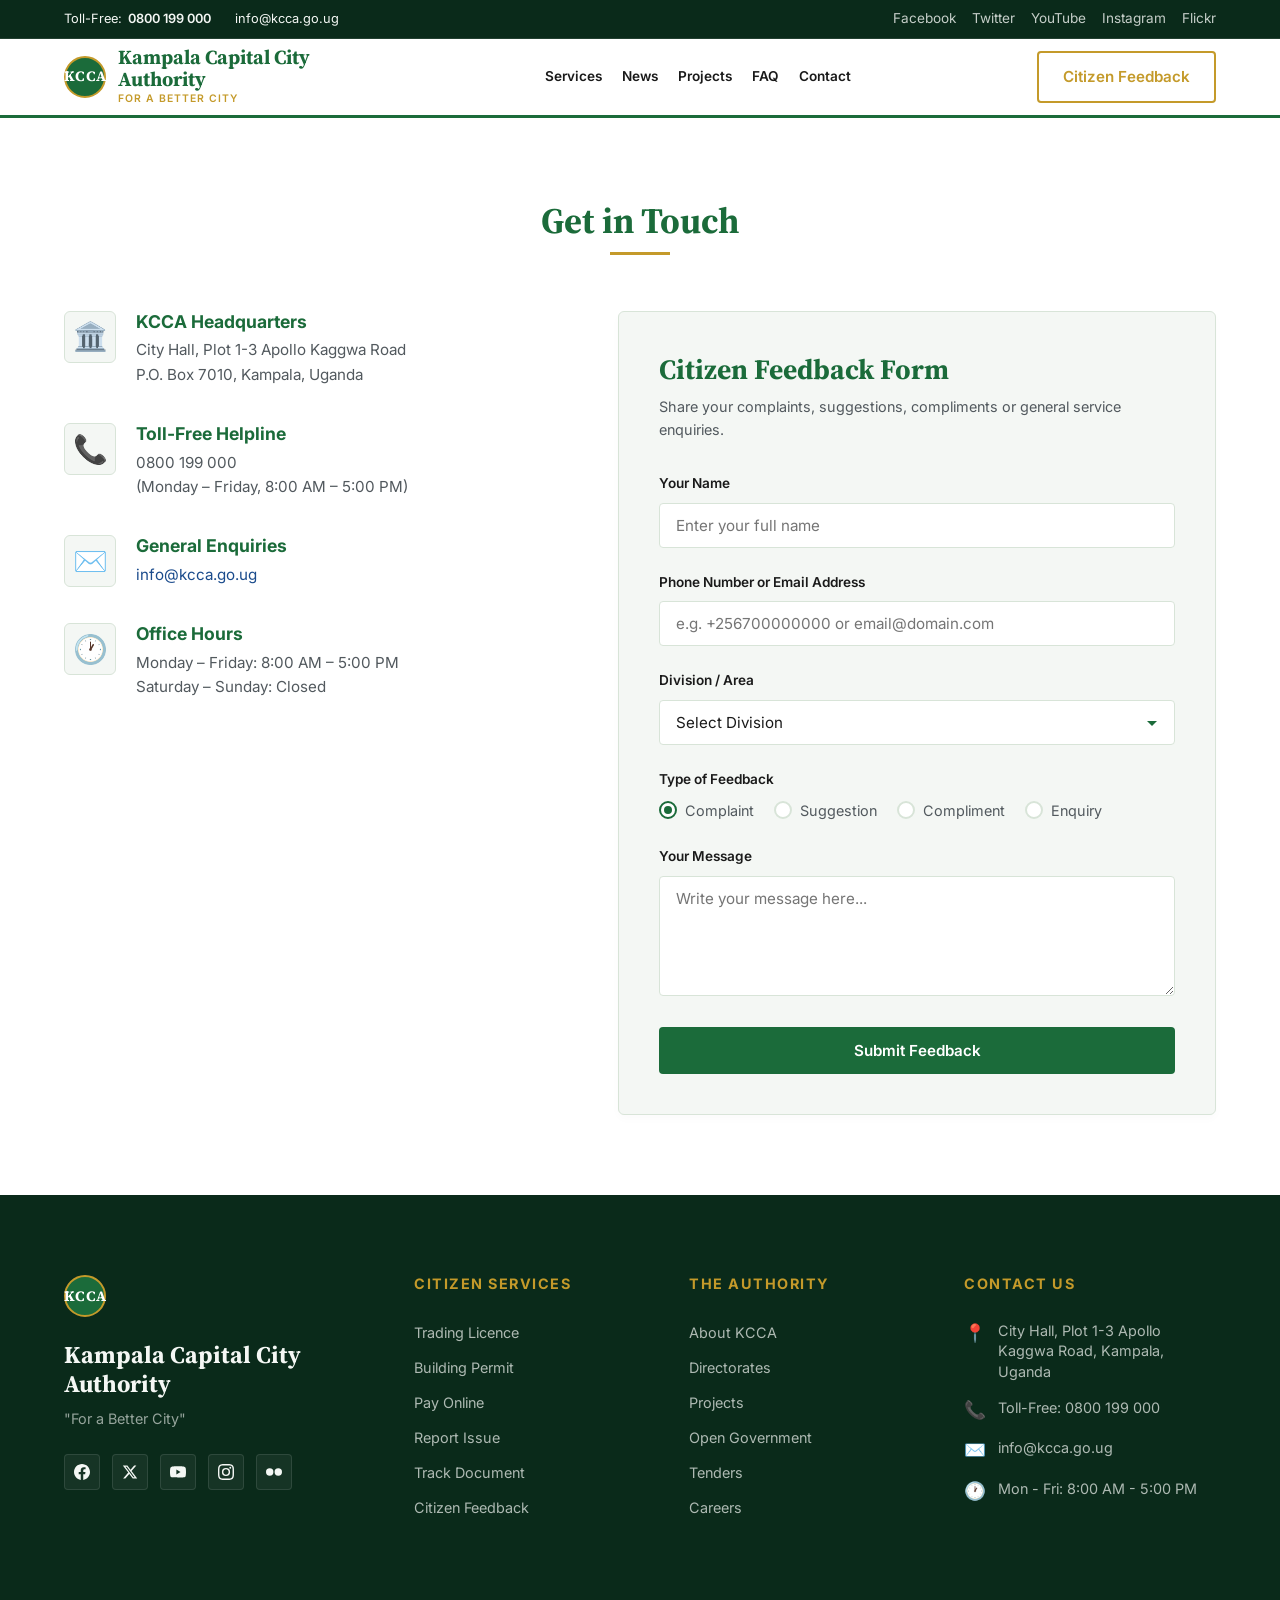
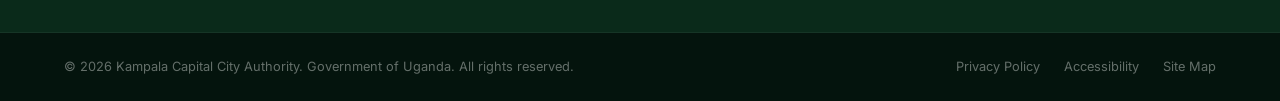
<file: contact.html>
<!DOCTYPE html>
<html lang="en">
<head>
  <meta charset="UTF-8">
  <meta name="viewport" content="width=device-width, initial-scale=1.0">
  <meta name="description" content="Contact Kampala Capital City Authority — headquarters address, toll-free helpline, office hours, and citizen feedback form.">
  <title>Contact Us — KCCA</title>
  <link rel="preconnect" href="https://fonts.googleapis.com">
  <link rel="preconnect" href="https://fonts.gstatic.com" crossorigin>
  <link href="https://fonts.googleapis.com/css2?family=Source+Serif+4:wght@400;600;700&family=Inter:wght@300;400;500;600;700&display=swap" rel="stylesheet">
  <link rel="stylesheet" href="styles.css">
</head>
<body>

  <div class="top-bar" id="top-bar">
    <div class="container">
      <div class="top-bar-contact">
        <span>Toll-Free: <a href="tel:0800199000" style="color: inherit; font-weight: 600;">0800 199 000</a></span>
        <span>info@kcca.go.ug</span>
      </div>
      <div class="top-bar-social">
        <a href="https://facebook.com/kccaug" target="_blank" rel="noopener noreferrer" aria-label="KCCA Facebook">Facebook</a>
        <a href="https://twitter.com/kccaug" target="_blank" rel="noopener noreferrer" aria-label="KCCA Twitter">Twitter</a>
        <a href="https://youtube.com/kccaug" target="_blank" rel="noopener noreferrer" aria-label="KCCA YouTube">YouTube</a>
        <a href="https://instagram.com/kccaug" target="_blank" rel="noopener noreferrer" aria-label="KCCA Instagram">Instagram</a>
        <a href="https://flickr.com/kccaug" target="_blank" rel="noopener noreferrer" aria-label="KCCA Flickr">Flickr</a>
      </div>
    </div>
  </div>

  <header class="header-main" id="header">
    <div class="container">
      <a href="index.html" class="brand" aria-label="KCCA Homepage">
        <div class="brand-logo" aria-hidden="true">KCCA</div>
        <div>
          <div class="brand-name">Kampala Capital City Authority</div>
          <div class="brand-subtitle">For a Better City</div>
        </div>
      </a>

      <nav class="nav-menu" aria-label="Main Navigation">
        <a href="services.html" class="nav-item">Services</a>
        <a href="news.html" class="nav-item">News</a>
        <a href="projects.html" class="nav-item">Projects</a>
        <a href="faq.html" class="nav-item">FAQ</a>
        <a href="contact.html" class="nav-item">Contact</a>
      </nav>

      <div class="nav-actions">
        <a href="contact.html" class="btn btn-outline-gold">Citizen Feedback</a>
        <button class="hamburger-btn" id="hamburger-toggle" aria-label="Toggle Navigation Menu" aria-controls="mobile-overlay-menu" aria-expanded="false">
          <span></span>
        </button>
      </div>
    </div>
  </header>

  <div class="mobile-overlay" id="mobile-overlay" aria-hidden="true">
    <nav class="mobile-overlay-menu" id="mobile-overlay-menu">
      <a href="index.html" class="mobile-overlay-item">Home</a>
      <a href="services.html" class="mobile-overlay-item">Services</a>
      <a href="news.html" class="mobile-overlay-item">News</a>
      <a href="projects.html" class="mobile-overlay-item">Projects</a>
      <a href="faq.html" class="mobile-overlay-item">FAQ</a>
      <a href="contact.html" class="mobile-overlay-item">Contact</a>
    </nav>
    <div class="mobile-overlay-actions">
      <a href="contact.html" class="btn btn-outline-gold">Citizen Feedback</a>
    </div>
  </div>

  <main>

    <section class="section contact-section" id="contact">
      <div class="container">
        <div class="section-header">
          <h2>Get in Touch</h2>
        </div>

        <div class="contact-grid">
          <div class="contact-info">
            <div class="contact-card">
              <div class="contact-icon" aria-hidden="true">🏛️</div>
              <div>
                <h3 class="contact-card-title">KCCA Headquarters</h3>
                <div class="contact-card-text">City Hall, Plot 1-3 Apollo Kaggwa Road
                P.O. Box 7010, Kampala, Uganda</div>
              </div>
            </div>

            <div class="contact-card">
              <div class="contact-icon" aria-hidden="true">📞</div>
              <div>
                <h3 class="contact-card-title">Toll-Free Helpline</h3>
                <div class="contact-card-text">0800 199 000
                (Monday – Friday, 8:00 AM – 5:00 PM)</div>
              </div>
            </div>

            <div class="contact-card">
              <div class="contact-icon" aria-hidden="true">✉️</div>
              <div>
                <h3 class="contact-card-title">General Enquiries</h3>
                <div class="contact-card-text"><a href="mailto:info@kcca.go.ug">info@kcca.go.ug</a></div>
              </div>
            </div>

            <div class="contact-card">
              <div class="contact-icon" aria-hidden="true">🕐</div>
              <div>
                <h3 class="contact-card-title">Office Hours</h3>
                <div class="contact-card-text">Monday – Friday: 8:00 AM – 5:00 PM
                Saturday – Sunday: Closed</div>
              </div>
            </div>
          </div>

          <div class="feedback-form-container">
            <h3 class="form-title">Citizen Feedback Form</h3>
            <p class="form-subtitle">Share your complaints, suggestions, compliments or general service enquiries.</p>

            <div class="form-status-alert" id="form-status" role="alert"></div>

            <form id="feedback-form" novalidate>
              <div class="form-group">
                <label for="feedback-name" class="form-label">Your Name</label>
                <input type="text" id="feedback-name" name="name" class="form-control" placeholder="Enter your full name" required>
                <span class="form-feedback" id="error-name" aria-live="polite">Name is required.</span>
              </div>

              <div class="form-group">
                <label for="feedback-contact" class="form-label">Phone Number or Email Address</label>
                <input type="text" id="feedback-contact" name="contact" class="form-control" placeholder="e.g. +256700000000 or email@domain.com" required>
                <span class="form-feedback" id="error-contact" aria-live="polite">Phone or Email is required.</span>
              </div>

              <div class="form-group">
                <label for="feedback-division" class="form-label">Division / Area</label>
                <select id="feedback-division" name="division" class="form-control">
                  <option value="" disabled selected>Select Division</option>
                  <option value="Central">Central Division</option>
                  <option value="Kawempe">Kawempe Division</option>
                  <option value="Lubaga">Lubaga Division</option>
                  <option value="Makindye">Makindye Division</option>
                  <option value="Nakawa">Nakawa Division</option>
                </select>
              </div>

              <div class="form-group">
                <span class="form-label">Type of Feedback</span>
                <div class="radio-group">
                  <label class="radio-label">
                    <input type="radio" name="feedback_type" value="Complaint" class="radio-input" checked>
                    Complaint
                  </label>
                  <label class="radio-label">
                    <input type="radio" name="feedback_type" value="Suggestion" class="radio-input">
                    Suggestion
                  </label>
                  <label class="radio-label">
                    <input type="radio" name="feedback_type" value="Compliment" class="radio-input">
                    Compliment
                  </label>
                  <label class="radio-label">
                    <input type="radio" name="feedback_type" value="Enquiry" class="radio-input">
                    Enquiry
                  </label>
                </div>
              </div>

              <div class="form-group">
                <label for="feedback-message" class="form-label">Your Message</label>
                <textarea id="feedback-message" name="message" class="form-control" placeholder="Write your message here..." required></textarea>
                <span class="form-feedback" id="error-message" aria-live="polite">Message must be at least 10 characters long.</span>
              </div>

              <button type="submit" class="btn btn-primary" style="width: 100%;">Submit Feedback</button>
            </form>
          </div>
        </div>
      </div>
    </section>

  </main>

  <footer class="footer-main">
    <div class="container">
      <div class="footer-grid">
        <div class="footer-col footer-brand">
          <div class="brand-logo" aria-hidden="true" style="margin-bottom: 1.5rem;">KCCA</div>
          <h2 class="footer-brand-name">Kampala Capital City Authority</h2>
          <p class="footer-tagline">"For a Better City"</p>
          <div class="footer-social-links">
            <a href="https://facebook.com/kccaug" class="footer-social-btn" target="_blank" rel="noopener noreferrer" aria-label="Facebook"><svg width="16" height="16" viewBox="0 0 24 24" fill="currentColor"><path d="M24 12.073c0-6.627-5.373-12-12-12s-12 5.373-12 12c0 5.99 4.388 10.954 10.125 11.854v-8.385H7.078v-3.47h3.047V9.43c0-3.007 1.792-4.669 4.533-4.669 1.312 0 2.686.235 2.686.235v2.953H15.83c-1.491 0-1.956.925-1.956 1.874v2.25h3.328l-.532 3.47h-2.796v8.385C19.612 23.027 24 18.062 24 12.073z"/></svg></a>
            <a href="https://twitter.com/kccaug" class="footer-social-btn" target="_blank" rel="noopener noreferrer" aria-label="Twitter"><svg width="16" height="16" viewBox="0 0 24 24" fill="currentColor"><path d="M18.244 2.25h3.308l-7.227 8.26 8.502 11.24H16.17l-5.214-6.817L4.99 21.75H1.68l7.73-8.835L1.254 2.25H8.08l4.713 6.231zm-1.161 17.52h1.833L7.084 4.126H5.117z"/></svg></a>
            <a href="https://youtube.com/kccaug" class="footer-social-btn" target="_blank" rel="noopener noreferrer" aria-label="YouTube"><svg width="16" height="16" viewBox="0 0 24 24" fill="currentColor"><path d="M23.498 6.186a3.016 3.016 0 0 0-2.122-2.136C19.505 3.545 12 3.545 12 3.545s-7.505 0-9.377.505A3.017 3.017 0 0 0 .502 6.186C0 8.07 0 12 0 12s0 3.93.502 5.814a3.016 3.016 0 0 0 2.122 2.136c1.871.505 9.376.505 9.376.505s7.505 0 9.377-.505a3.015 3.015 0 0 0 2.122-2.136C24 15.93 24 12 24 12s0-3.93-.502-5.814zM9.545 15.568V8.432L15.818 12l-6.273 3.568z"/></svg></a>
            <a href="https://instagram.com/kccaug" class="footer-social-btn" target="_blank" rel="noopener noreferrer" aria-label="Instagram"><svg width="16" height="16" viewBox="0 0 24 24" fill="currentColor"><path d="M12 0C8.74 0 8.333.015 7.053.072 5.775.132 4.905.333 4.14.63c-.789.306-1.459.717-2.126 1.384S.935 3.35.63 4.14C.333 4.905.131 5.775.072 7.053.012 8.333 0 8.74 0 12s.015 3.667.072 4.947c.06 1.277.261 2.148.558 2.913.306.788.717 1.459 1.384 2.126.667.666 1.336 1.079 2.126 1.384.766.296 1.636.499 2.913.558C8.333 23.988 8.74 24 12 24s3.667-.015 4.947-.072c1.277-.06 2.148-.262 2.913-.558.788-.306 1.459-.718 2.126-1.384.666-.667 1.079-1.335 1.384-2.126.296-.765.499-1.636.558-2.913.06-1.28.072-1.687.072-4.947s-.015-3.667-.072-4.947c-.06-1.277-.262-2.149-.558-2.913-.306-.789-.718-1.459-1.384-2.126C21.319 1.347 20.651.935 19.86.63c-.765-.297-1.636-.499-2.913-.558C15.667.012 15.26 0 12 0zm0 2.16c3.203 0 3.585.016 4.85.071 1.17.055 1.805.249 2.227.415.562.217.96.477 1.382.896.419.42.679.819.896 1.381.164.422.36 1.057.413 2.227.057 1.266.07 1.646.07 4.85s-.015 3.585-.074 4.85c-.061 1.17-.256 1.805-.421 2.227-.224.562-.479.96-.899 1.382-.419.419-.824.679-1.38.896-.42.164-1.065.36-2.235.413-1.274.057-1.649.07-4.859.07-3.211 0-3.586-.015-4.859-.074-1.171-.061-1.816-.256-2.236-.421-.569-.224-.96-.479-1.379-.899-.421-.419-.69-.824-.9-1.38-.165-.42-.359-1.065-.42-2.235-.045-1.26-.061-1.649-.061-4.844 0-3.196.016-3.586.061-4.861.061-1.17.255-1.814.42-2.234.21-.57.479-.96.9-1.381.419-.419.81-.689 1.379-.898.42-.166 1.051-.361 2.221-.421 1.275-.045 1.65-.06 4.859-.06l.045.03zm0 3.678a6.162 6.162 0 1 0 0 12.324 6.162 6.162 0 1 0 0-12.324zM12 16c-2.21 0-4-1.79-4-4s1.79-4 4-4 4 1.79 4 4-1.79 4-4 4zm7.846-10.405a1.441 1.441 0 1 1-2.882 0 1.441 1.441 0 0 1 2.882 0z"/></svg></a>
            <a href="https://flickr.com/kccaug" class="footer-social-btn" target="_blank" rel="noopener noreferrer" aria-label="Flickr"><svg width="16" height="16" viewBox="0 0 24 24" fill="currentColor"><path d="M0 12a5.565 5.565 0 1 0 11.13 0A5.565 5.565 0 0 0 0 12zm12.87 0a5.565 5.565 0 1 0 11.13 0 5.565 5.565 0 1 0-11.13 0z"/></svg></a>
          </div>
        </div>

        <div class="footer-col">
          <h3 class="footer-col-title">Citizen Services</h3>
          <div class="footer-links">
            <a href="services.html?tab=licensing">Trading Licence</a>
            <a href="services.html?tab=planning">Building Permit</a>
            <a href="services.html?tab=licensing">Pay Online</a>
            <a href="services.html?tab=planning">Report Issue</a>
            <a href="services.html?tab=planning">Track Document</a>
            <a href="contact.html">Citizen Feedback</a>
          </div>
        </div>

        <div class="footer-col">
          <h3 class="footer-col-title">The Authority</h3>
          <div class="footer-links">
            <a href="https://www.kcca.go.ug/about-us" target="_blank" rel="noopener noreferrer">About KCCA</a>
            <a href="https://www.kcca.go.ug/directorates" target="_blank" rel="noopener noreferrer">Directorates</a>
            <a href="projects.html">Projects</a>
            <a href="https://www.kcca.go.ug/open-gov" target="_blank" rel="noopener noreferrer">Open Government</a>
            <a href="https://www.kcca.go.ug/tenders" target="_blank" rel="noopener noreferrer">Tenders</a>
            <a href="https://www.kcca.go.ug/employment-opportunities" target="_blank" rel="noopener noreferrer">Careers</a>
          </div>
        </div>

        <div class="footer-col">
          <h3 class="footer-col-title">Contact Us</h3>
          <div class="footer-contact-item">
            <span class="icon" aria-hidden="true">📍</span>
            <p>City Hall, Plot 1-3 Apollo Kaggwa Road, Kampala, Uganda</p>
          </div>
          <div class="footer-contact-item">
            <span class="icon" aria-hidden="true">📞</span>
            <p>Toll-Free: 0800 199 000</p>
          </div>
          <div class="footer-contact-item">
            <span class="icon" aria-hidden="true">✉️</span>
            <p>info@kcca.go.ug</p>
          </div>
          <div class="footer-contact-item">
            <span class="icon" aria-hidden="true">🕐</span>
            <p>Mon - Fri: 8:00 AM - 5:00 PM</p>
          </div>
        </div>
      </div>
    </div>
  </footer>

  <div class="sub-footer">
    <div class="container">
      <div>&copy; 2026 Kampala Capital City Authority. Government of Uganda. All rights reserved.</div>
      <div class="sub-footer-links">
        <a href="https://www.kcca.go.ug/privacy-policy" target="_blank" rel="noopener noreferrer">Privacy Policy</a>
        <a href="https://www.kcca.go.ug/accessibility" target="_blank" rel="noopener noreferrer">Accessibility</a>
        <a href="https://www.kcca.go.ug/sitemap" target="_blank" rel="noopener noreferrer">Site Map</a>
      </div>
    </div>
  </div>

  <script src="scripts.js"></script>
  <script>
    document.addEventListener('DOMContentLoaded', () => {
      const feedbackForm = document.getElementById('feedback-form');
      const formStatus = document.getElementById('form-status');

      feedbackForm.addEventListener('submit', (e) => {
        e.preventDefault();

        const nameInput = document.getElementById('feedback-name');
        const contactInput = document.getElementById('feedback-contact');
        const messageInput = document.getElementById('feedback-message');

        let isValid = true;

        formStatus.style.display = 'none';
        formStatus.className = 'form-status-alert';

        if (nameInput.value.trim() === '') {
          nameInput.classList.add('is-invalid');
          document.getElementById('error-name').style.display = 'block';
          isValid = false;
        } else {
          nameInput.classList.remove('is-invalid');
          document.getElementById('error-name').style.display = 'none';
        }

        const contactValue = contactInput.value.trim();
        const emailRegex = /^[^\s@]+@[^\s@]+\.[^\s@]+$/;
        const phoneRegex = /^\+?[0-9\s\-()]{8,15}$/;

        if (contactValue === '') {
          contactInput.classList.add('is-invalid');
          document.getElementById('error-contact').textContent = 'Phone or Email is required.';
          document.getElementById('error-contact').style.display = 'block';
          isValid = false;
        } else if (!emailRegex.test(contactValue) && !phoneRegex.test(contactValue)) {
          contactInput.classList.add('is-invalid');
          document.getElementById('error-contact').textContent = 'Please enter a valid phone number or email address.';
          document.getElementById('error-contact').style.display = 'block';
          isValid = false;
        } else {
          contactInput.classList.remove('is-invalid');
          document.getElementById('error-contact').style.display = 'none';
        }

        if (messageInput.value.trim().length < 10) {
          messageInput.classList.add('is-invalid');
          document.getElementById('error-message').style.display = 'block';
          isValid = false;
        } else {
          messageInput.classList.remove('is-invalid');
          document.getElementById('error-message').style.display = 'none';
        }

        if (isValid) {
          formStatus.textContent = 'Thank you. Your feedback has been received and will be reviewed within 5 working days.';
          formStatus.classList.add('success');
          formStatus.style.display = 'flex';
          feedbackForm.reset();
          formStatus.scrollIntoView({ behavior: 'smooth', block: 'center' });
        } else {
          formStatus.textContent = 'Please check the errors in the form fields and try again.';
          formStatus.classList.add('error');
          formStatus.style.display = 'flex';
        }
      });
    });
  </script>
</body>
</html>
</file>
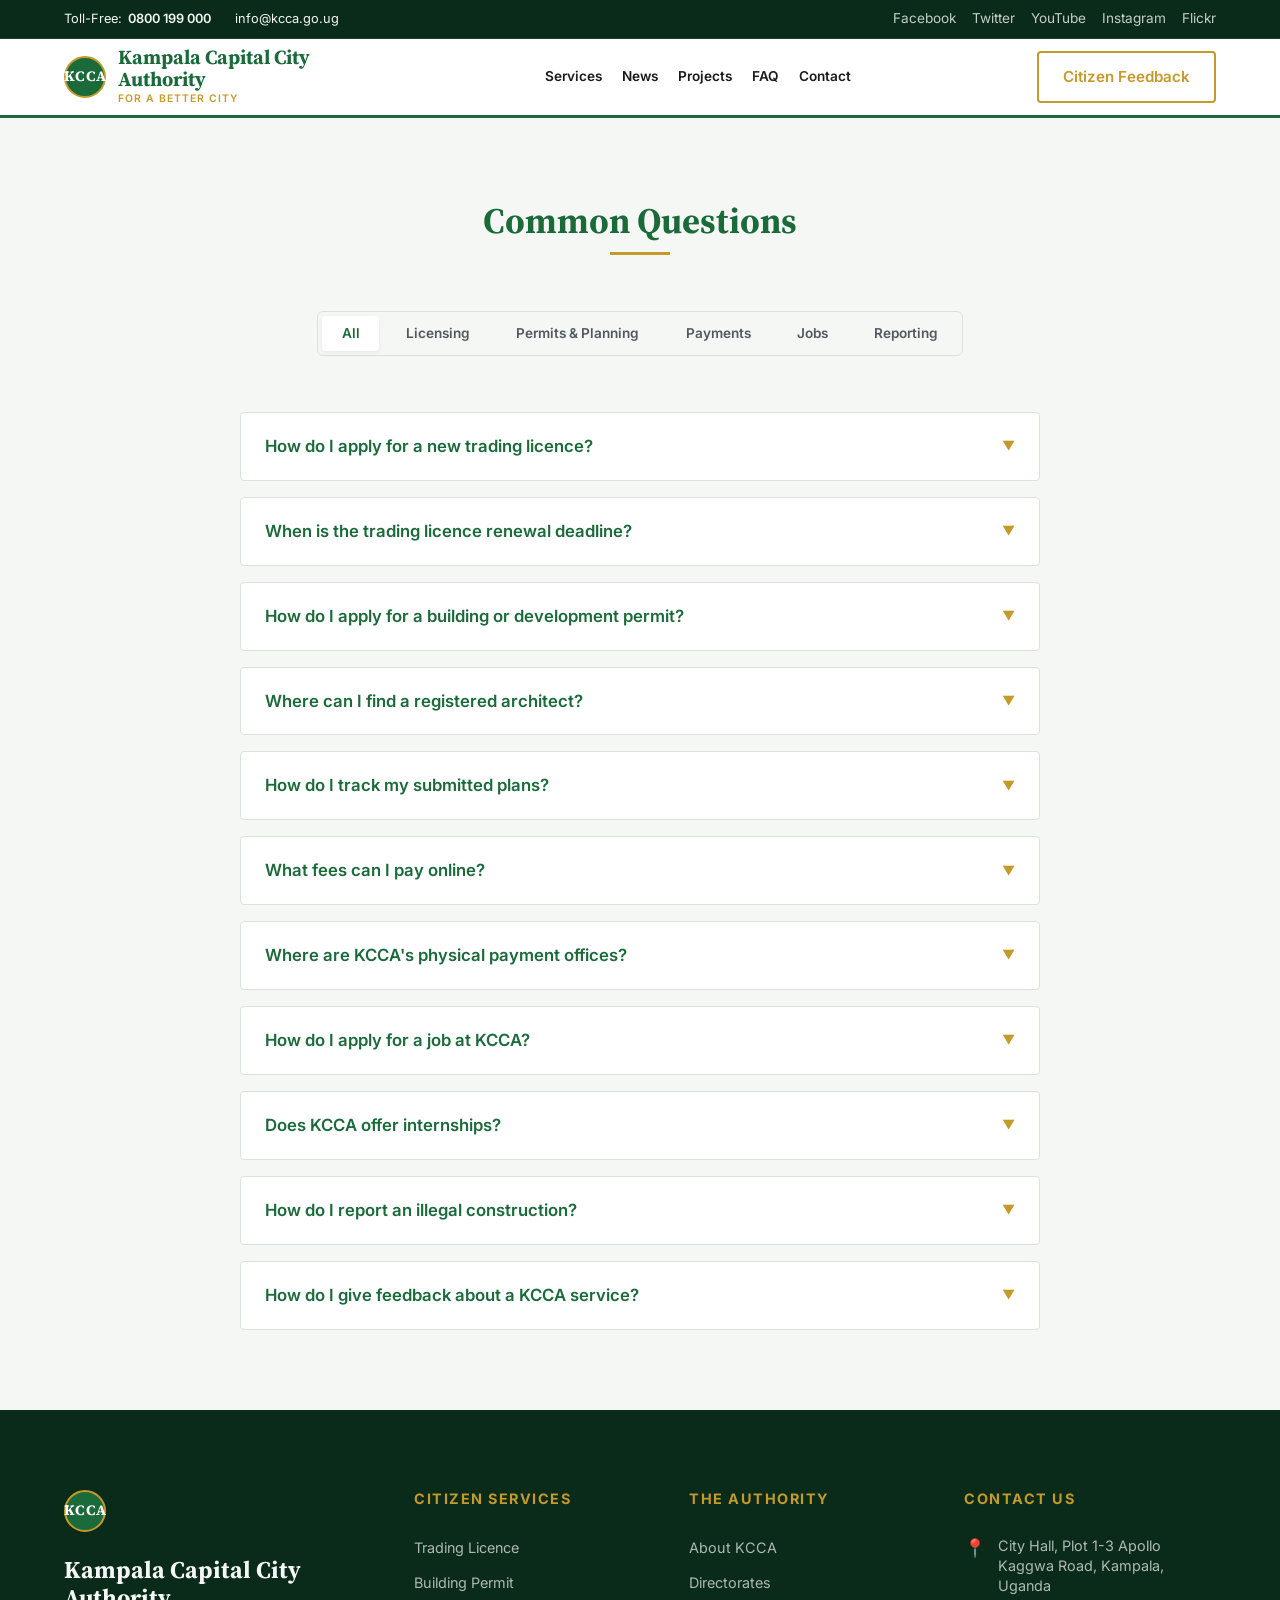
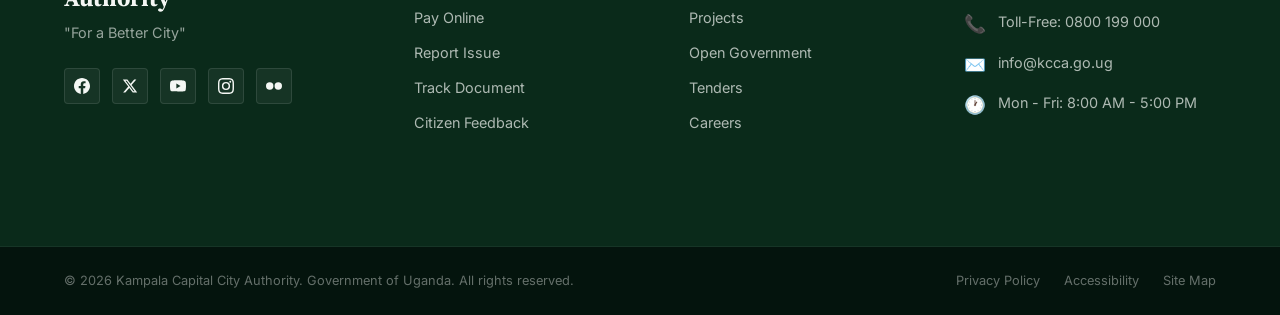
<file: faq.html>
<!DOCTYPE html>
<html lang="en">
<head>
  <meta charset="UTF-8">
  <meta name="viewport" content="width=device-width, initial-scale=1.0">
  <meta name="description" content="Frequently asked questions about KCCA services — trading licences, building permits, online payments, jobs, and reporting.">
  <title>FAQ — KCCA</title>
  <link rel="preconnect" href="https://fonts.googleapis.com">
  <link rel="preconnect" href="https://fonts.gstatic.com" crossorigin>
  <link href="https://fonts.googleapis.com/css2?family=Source+Serif+4:wght@400;600;700&family=Inter:wght@300;400;500;600;700&display=swap" rel="stylesheet">
  <link rel="stylesheet" href="styles.css">
</head>
<body>

  <div class="top-bar" id="top-bar">
    <div class="container">
      <div class="top-bar-contact">
        <span>Toll-Free: <a href="tel:0800199000" style="color: inherit; font-weight: 600;">0800 199 000</a></span>
        <span>info@kcca.go.ug</span>
      </div>
      <div class="top-bar-social">
        <a href="https://facebook.com/kccaug" target="_blank" rel="noopener noreferrer" aria-label="KCCA Facebook">Facebook</a>
        <a href="https://twitter.com/kccaug" target="_blank" rel="noopener noreferrer" aria-label="KCCA Twitter">Twitter</a>
        <a href="https://youtube.com/kccaug" target="_blank" rel="noopener noreferrer" aria-label="KCCA YouTube">YouTube</a>
        <a href="https://instagram.com/kccaug" target="_blank" rel="noopener noreferrer" aria-label="KCCA Instagram">Instagram</a>
        <a href="https://flickr.com/kccaug" target="_blank" rel="noopener noreferrer" aria-label="KCCA Flickr">Flickr</a>
      </div>
    </div>
  </div>

  <header class="header-main" id="header">
    <div class="container">
      <a href="index.html" class="brand" aria-label="KCCA Homepage">
        <div class="brand-logo" aria-hidden="true">KCCA</div>
        <div>
          <div class="brand-name">Kampala Capital City Authority</div>
          <div class="brand-subtitle">For a Better City</div>
        </div>
      </a>

      <nav class="nav-menu" aria-label="Main Navigation">
        <a href="services.html" class="nav-item">Services</a>
        <a href="news.html" class="nav-item">News</a>
        <a href="projects.html" class="nav-item">Projects</a>
        <a href="faq.html" class="nav-item">FAQ</a>
        <a href="contact.html" class="nav-item">Contact</a>
      </nav>

      <div class="nav-actions">
        <a href="contact.html" class="btn btn-outline-gold">Citizen Feedback</a>
        <button class="hamburger-btn" id="hamburger-toggle" aria-label="Toggle Navigation Menu" aria-controls="mobile-overlay-menu" aria-expanded="false">
          <span></span>
        </button>
      </div>
    </div>
  </header>

  <div class="mobile-overlay" id="mobile-overlay" aria-hidden="true">
    <nav class="mobile-overlay-menu" id="mobile-overlay-menu">
      <a href="index.html" class="mobile-overlay-item">Home</a>
      <a href="services.html" class="mobile-overlay-item">Services</a>
      <a href="news.html" class="mobile-overlay-item">News</a>
      <a href="projects.html" class="mobile-overlay-item">Projects</a>
      <a href="faq.html" class="mobile-overlay-item">FAQ</a>
      <a href="contact.html" class="mobile-overlay-item">Contact</a>
    </nav>
    <div class="mobile-overlay-actions">
      <a href="contact.html" class="btn btn-outline-gold">Citizen Feedback</a>
    </div>
  </div>

  <main>

    <section class="section faq-section" id="faq">
      <div class="container">
        <div class="section-header">
          <h2>Common Questions</h2>
        </div>

        <div class="tab-bar-container">
          <div class="tab-bar" role="tablist" aria-label="FAQ categories">
            <button class="tab-btn active" role="tab" aria-selected="true" data-faq-filter="all">All</button>
            <button class="tab-btn" role="tab" aria-selected="false" data-faq-filter="licensing">Licensing</button>
            <button class="tab-btn" role="tab" aria-selected="false" data-faq-filter="permits">Permits & Planning</button>
            <button class="tab-btn" role="tab" aria-selected="false" data-faq-filter="payments">Payments</button>
            <button class="tab-btn" role="tab" aria-selected="false" data-faq-filter="jobs">Jobs</button>
            <button class="tab-btn" role="tab" aria-selected="false" data-faq-filter="reporting">Reporting</button>
          </div>
        </div>

        <div class="faq-container">
          <div class="faq-accordion" id="faq-accordion">
            <details class="faq-item" data-faq-category="licensing">
              <summary class="faq-summary">
                <span class="faq-summary-text">How do I apply for a new trading licence?</span>
                <span class="faq-icon-indicator" aria-hidden="true">▼</span>
              </summary>
              <div class="faq-content">
                <div class="faq-content-inner">
                  Apply online via the eCitie portal at <a href="https://ecitie2.kcca.go.ug" target="_blank" rel="noopener noreferrer">ecitie2.kcca.go.ug</a>. You will need your National Identification Number (NIN), registered business name, physical layout/address, and proof of premises occupancy. Registration fees depend on your specific business classification.
                </div>
              </div>
            </details>

            <details class="faq-item" data-faq-category="licensing">
              <summary class="faq-summary">
                <span class="faq-summary-text">When is the trading licence renewal deadline?</span>
                <span class="faq-icon-indicator" aria-hidden="true">▼</span>
              </summary>
              <div class="faq-content">
                <div class="faq-content-inner">
                  Licences must be renewed by 31 March each year. Late renewals attract a penalty surcharge. You can renew securely online at <a href="https://ecitie2.kcca.go.ug" target="_blank" rel="noopener noreferrer">ecitie2.kcca.go.ug</a> at any time to avoid cues and penalties.
                </div>
              </div>
            </details>

            <details class="faq-item" data-faq-category="permits">
              <summary class="faq-summary">
                <span class="faq-summary-text">How do I apply for a building or development permit?</span>
                <span class="faq-icon-indicator" aria-hidden="true">▼</span>
              </summary>
              <div class="faq-content">
                <div class="faq-content-inner">
                  Submit your proposal files through the Smart Permit portal at <a href="https://kcca.iras.go.ug" target="_blank" rel="noopener noreferrer">kcca.iras.go.ug</a>. You will need certified architectural drawings prepared by a registered architect. Letters or physical appeals should be formally addressed to the Director of Physical Planning, KCCA, P.O. Box 7010, Kampala.
                </div>
              </div>
            </details>

            <details class="faq-item" data-faq-category="permits">
              <summary class="faq-summary">
                <span class="faq-summary-text">Where can I find a registered architect?</span>
                <span class="faq-icon-indicator" aria-hidden="true">▼</span>
              </summary>
              <div class="faq-content">
                <div class="faq-content-inner">
                  You can verify and contact licensed design professionals through the Architect's Registration Board of Uganda located at Plot 1B Kira Road (Kalamu House), or the Uganda Society of Architects at Plot 9 Agip House, Kampala Road.
                </div>
              </div>
            </details>

            <details class="faq-item" data-faq-category="permits">
              <summary class="faq-summary">
                <span class="faq-summary-text">How do I track my submitted plans?</span>
                <span class="faq-icon-indicator" aria-hidden="true">▼</span>
              </summary>
              <div class="faq-content">
                <div class="faq-content-inner">
                  Track your submitted documents and reviews at the document tracker portal <a href="https://camcamv.kcca.go.ug" target="_blank" rel="noopener noreferrer">camcamv.kcca.go.ug</a> by keying in your formal application reference code.
                </div>
              </div>
            </details>

            <details class="faq-item" data-faq-category="payments">
              <summary class="faq-summary">
                <span class="faq-summary-text">What fees can I pay online?</span>
                <span class="faq-icon-indicator" aria-hidden="true">▼</span>
              </summary>
              <div class="faq-content">
                <div class="faq-content-inner">
                  Trading licence fees, city parking fee bookings, market stall dues, land property rates, and ground rent can all be settled securely on <a href="https://ecitie2.kcca.go.ug" target="_blank" rel="noopener noreferrer">ecitie2.kcca.go.ug</a>. Mobile Money (MTN/Airtel) and major credit/debit cards are accepted.
                </div>
              </div>
            </details>

            <details class="faq-item" data-faq-category="payments">
              <summary class="faq-summary">
                <span class="faq-summary-text">Where are KCCA's physical payment offices?</span>
                <span class="faq-icon-indicator" aria-hidden="true">▼</span>
              </summary>
              <div class="faq-content">
                <div class="faq-content-inner">
                  Revenue counters are open at KCCA Headquarters, City Hall, Plot 1-3 Apollo Kaggwa Road, Kampala. Office operating hours are Monday to Friday, 8:00 AM – 5:00 PM.
                </div>
              </div>
            </details>

            <details class="faq-item" data-faq-category="jobs">
              <summary class="faq-summary">
                <span class="faq-summary-text">How do I apply for a job at KCCA?</span>
                <span class="faq-icon-indicator" aria-hidden="true">▼</span>
              </summary>
              <div class="faq-content">
                <div class="faq-content-inner">
                  All active public administration openings are published at <a href="https://www.kcca.go.ug/employment-opportunities" target="_blank" rel="noopener noreferrer">kcca.go.ug/employment-opportunities</a>. Applications are processed entirely online. KCCA does not accept walk-in resumes or physical folders.
                </div>
              </div>
            </details>

            <details class="faq-item" data-faq-category="jobs">
              <summary class="faq-summary">
                <span class="faq-summary-text">Does KCCA offer internships?</span>
                <span class="faq-icon-indicator" aria-hidden="true">▼</span>
              </summary>
              <div class="faq-content">
                <div class="faq-content-inner">
                  Yes, KCCA runs a structured attachment program. Eligible students can apply and review intakes at <a href="https://www.kcca.go.ug/internship" target="_blank" rel="noopener noreferrer">kcca.go.ug/internship</a>.
                </div>
              </div>
            </details>

            <details class="faq-item" data-faq-category="reporting">
              <summary class="faq-summary">
                <span class="faq-summary-text">How do I report an illegal construction?</span>
                <span class="faq-icon-indicator" aria-hidden="true">▼</span>
              </summary>
              <div class="faq-content">
                <div class="faq-content-inner">
                  You can submit layout coordinates and violation photos on the KCCA ArcGIS survey portal, or contact the control division directly via the toll-free line: 0800 199 000.
                </div>
              </div>
            </details>

            <details class="faq-item" data-faq-category="reporting">
              <summary class="faq-summary">
                <span class="faq-summary-text">How do I give feedback about a KCCA service?</span>
                <span class="faq-icon-indicator" aria-hidden="true">▼</span>
              </summary>
              <div class="faq-content">
                <div class="faq-content-inner">
                  You can file official feedback directly using our website contact form below or visit <a href="https://www.kcca.go.ug/citizen-feedback" target="_blank" rel="noopener noreferrer">kcca.go.ug/citizen-feedback</a>. Emails can also be dispatched to <a href="mailto:info@kcca.go.ug">info@kcca.go.ug</a>.
                </div>
              </div>
            </details>
          </div>
        </div>
      </div>
    </section>

  </main>

  <footer class="footer-main">
    <div class="container">
      <div class="footer-grid">
        <div class="footer-col footer-brand">
          <div class="brand-logo" aria-hidden="true" style="margin-bottom: 1.5rem;">KCCA</div>
          <h2 class="footer-brand-name">Kampala Capital City Authority</h2>
          <p class="footer-tagline">"For a Better City"</p>
          <div class="footer-social-links">
            <a href="https://facebook.com/kccaug" class="footer-social-btn" target="_blank" rel="noopener noreferrer" aria-label="Facebook"><svg width="16" height="16" viewBox="0 0 24 24" fill="currentColor"><path d="M24 12.073c0-6.627-5.373-12-12-12s-12 5.373-12 12c0 5.99 4.388 10.954 10.125 11.854v-8.385H7.078v-3.47h3.047V9.43c0-3.007 1.792-4.669 4.533-4.669 1.312 0 2.686.235 2.686.235v2.953H15.83c-1.491 0-1.956.925-1.956 1.874v2.25h3.328l-.532 3.47h-2.796v8.385C19.612 23.027 24 18.062 24 12.073z"/></svg></a>
            <a href="https://twitter.com/kccaug" class="footer-social-btn" target="_blank" rel="noopener noreferrer" aria-label="Twitter"><svg width="16" height="16" viewBox="0 0 24 24" fill="currentColor"><path d="M18.244 2.25h3.308l-7.227 8.26 8.502 11.24H16.17l-5.214-6.817L4.99 21.75H1.68l7.73-8.835L1.254 2.25H8.08l4.713 6.231zm-1.161 17.52h1.833L7.084 4.126H5.117z"/></svg></a>
            <a href="https://youtube.com/kccaug" class="footer-social-btn" target="_blank" rel="noopener noreferrer" aria-label="YouTube"><svg width="16" height="16" viewBox="0 0 24 24" fill="currentColor"><path d="M23.498 6.186a3.016 3.016 0 0 0-2.122-2.136C19.505 3.545 12 3.545 12 3.545s-7.505 0-9.377.505A3.017 3.017 0 0 0 .502 6.186C0 8.07 0 12 0 12s0 3.93.502 5.814a3.016 3.016 0 0 0 2.122 2.136c1.871.505 9.376.505 9.376.505s7.505 0 9.377-.505a3.015 3.015 0 0 0 2.122-2.136C24 15.93 24 12 24 12s0-3.93-.502-5.814zM9.545 15.568V8.432L15.818 12l-6.273 3.568z"/></svg></a>
            <a href="https://instagram.com/kccaug" class="footer-social-btn" target="_blank" rel="noopener noreferrer" aria-label="Instagram"><svg width="16" height="16" viewBox="0 0 24 24" fill="currentColor"><path d="M12 0C8.74 0 8.333.015 7.053.072 5.775.132 4.905.333 4.14.63c-.789.306-1.459.717-2.126 1.384S.935 3.35.63 4.14C.333 4.905.131 5.775.072 7.053.012 8.333 0 8.74 0 12s.015 3.667.072 4.947c.06 1.277.261 2.148.558 2.913.306.788.717 1.459 1.384 2.126.667.666 1.336 1.079 2.126 1.384.766.296 1.636.499 2.913.558C8.333 23.988 8.74 24 12 24s3.667-.015 4.947-.072c1.277-.06 2.148-.262 2.913-.558.788-.306 1.459-.718 2.126-1.384.666-.667 1.079-1.335 1.384-2.126.296-.765.499-1.636.558-2.913.06-1.28.072-1.687.072-4.947s-.015-3.667-.072-4.947c-.06-1.277-.262-2.149-.558-2.913-.306-.789-.718-1.459-1.384-2.126C21.319 1.347 20.651.935 19.86.63c-.765-.297-1.636-.499-2.913-.558C15.667.012 15.26 0 12 0zm0 2.16c3.203 0 3.585.016 4.85.071 1.17.055 1.805.249 2.227.415.562.217.96.477 1.382.896.419.42.679.819.896 1.381.164.422.36 1.057.413 2.227.057 1.266.07 1.646.07 4.85s-.015 3.585-.074 4.85c-.061 1.17-.256 1.805-.421 2.227-.224.562-.479.96-.899 1.382-.419.419-.824.679-1.38.896-.42.164-1.065.36-2.235.413-1.274.057-1.649.07-4.859.07-3.211 0-3.586-.015-4.859-.074-1.171-.061-1.816-.256-2.236-.421-.569-.224-.96-.479-1.379-.899-.421-.419-.69-.824-.9-1.38-.165-.42-.359-1.065-.42-2.235-.045-1.26-.061-1.649-.061-4.844 0-3.196.016-3.586.061-4.861.061-1.17.255-1.814.42-2.234.21-.57.479-.96.9-1.381.419-.419.81-.689 1.379-.898.42-.166 1.051-.361 2.221-.421 1.275-.045 1.65-.06 4.859-.06l.045.03zm0 3.678a6.162 6.162 0 1 0 0 12.324 6.162 6.162 0 1 0 0-12.324zM12 16c-2.21 0-4-1.79-4-4s1.79-4 4-4 4 1.79 4 4-1.79 4-4 4zm7.846-10.405a1.441 1.441 0 1 1-2.882 0 1.441 1.441 0 0 1 2.882 0z"/></svg></a>
            <a href="https://flickr.com/kccaug" class="footer-social-btn" target="_blank" rel="noopener noreferrer" aria-label="Flickr"><svg width="16" height="16" viewBox="0 0 24 24" fill="currentColor"><path d="M0 12a5.565 5.565 0 1 0 11.13 0A5.565 5.565 0 0 0 0 12zm12.87 0a5.565 5.565 0 1 0 11.13 0 5.565 5.565 0 1 0-11.13 0z"/></svg></a>
          </div>
        </div>

        <div class="footer-col">
          <h3 class="footer-col-title">Citizen Services</h3>
          <div class="footer-links">
            <a href="services.html?tab=licensing">Trading Licence</a>
            <a href="services.html?tab=planning">Building Permit</a>
            <a href="services.html?tab=licensing">Pay Online</a>
            <a href="services.html?tab=planning">Report Issue</a>
            <a href="services.html?tab=planning">Track Document</a>
            <a href="contact.html">Citizen Feedback</a>
          </div>
        </div>

        <div class="footer-col">
          <h3 class="footer-col-title">The Authority</h3>
          <div class="footer-links">
            <a href="https://www.kcca.go.ug/about-us" target="_blank" rel="noopener noreferrer">About KCCA</a>
            <a href="https://www.kcca.go.ug/directorates" target="_blank" rel="noopener noreferrer">Directorates</a>
            <a href="projects.html">Projects</a>
            <a href="https://www.kcca.go.ug/open-gov" target="_blank" rel="noopener noreferrer">Open Government</a>
            <a href="https://www.kcca.go.ug/tenders" target="_blank" rel="noopener noreferrer">Tenders</a>
            <a href="https://www.kcca.go.ug/employment-opportunities" target="_blank" rel="noopener noreferrer">Careers</a>
          </div>
        </div>

        <div class="footer-col">
          <h3 class="footer-col-title">Contact Us</h3>
          <div class="footer-contact-item">
            <span class="icon" aria-hidden="true">📍</span>
            <p>City Hall, Plot 1-3 Apollo Kaggwa Road, Kampala, Uganda</p>
          </div>
          <div class="footer-contact-item">
            <span class="icon" aria-hidden="true">📞</span>
            <p>Toll-Free: 0800 199 000</p>
          </div>
          <div class="footer-contact-item">
            <span class="icon" aria-hidden="true">✉️</span>
            <p>info@kcca.go.ug</p>
          </div>
          <div class="footer-contact-item">
            <span class="icon" aria-hidden="true">🕐</span>
            <p>Mon - Fri: 8:00 AM - 5:00 PM</p>
          </div>
        </div>
      </div>
    </div>
  </footer>

  <div class="sub-footer">
    <div class="container">
      <div>&copy; 2026 Kampala Capital City Authority. Government of Uganda. All rights reserved.</div>
      <div class="sub-footer-links">
        <a href="https://www.kcca.go.ug/privacy-policy" target="_blank" rel="noopener noreferrer">Privacy Policy</a>
        <a href="https://www.kcca.go.ug/accessibility" target="_blank" rel="noopener noreferrer">Accessibility</a>
        <a href="https://www.kcca.go.ug/sitemap" target="_blank" rel="noopener noreferrer">Site Map</a>
      </div>
    </div>
  </div>

  <script src="scripts.js"></script>
  <script>
    document.addEventListener('DOMContentLoaded', () => {
      const faqTabBtns = document.querySelectorAll('[data-faq-filter]');
      const faqItems = document.querySelectorAll('.faq-item');

      faqTabBtns.forEach(btn => {
        btn.addEventListener('click', () => {
          faqTabBtns.forEach(b => {
            b.classList.remove('active');
            b.setAttribute('aria-selected', 'false');
          });
          btn.classList.add('active');
          btn.setAttribute('aria-selected', 'true');

          const category = btn.getAttribute('data-faq-filter');

          faqItems.forEach(item => {
            item.removeAttribute('open');
            item.classList.remove('open');
            item.querySelector('.faq-content').style.maxHeight = '0';

            if (category === 'all' || item.getAttribute('data-faq-category') === category) {
              item.style.display = 'block';
            } else {
              item.style.display = 'none';
            }
          });
        });
      });

      faqItems.forEach(item => {
        const summary = item.querySelector('.faq-summary');
        const content = item.querySelector('.faq-content');

        summary.addEventListener('click', (e) => {
          e.preventDefault();

          const isOpen = item.hasAttribute('open');

          if (isOpen) {
            content.style.maxHeight = '0px';
            item.classList.remove('open');
            setTimeout(() => {
              item.removeAttribute('open');
            }, 300);
          } else {
            item.setAttribute('open', '');
            item.classList.add('open');

            const scrollHeight = content.scrollHeight;
            content.style.maxHeight = scrollHeight + 'px';

            faqItems.forEach(otherItem => {
              if (otherItem !== item && otherItem.hasAttribute('open')) {
                otherItem.querySelector('.faq-content').style.maxHeight = '0px';
                otherItem.classList.remove('open');
                setTimeout(() => {
                  otherItem.removeAttribute('open');
                }, 300);
              }
            });
          }
        });
      });
    });
  </script>
</body>
</html>
</file>
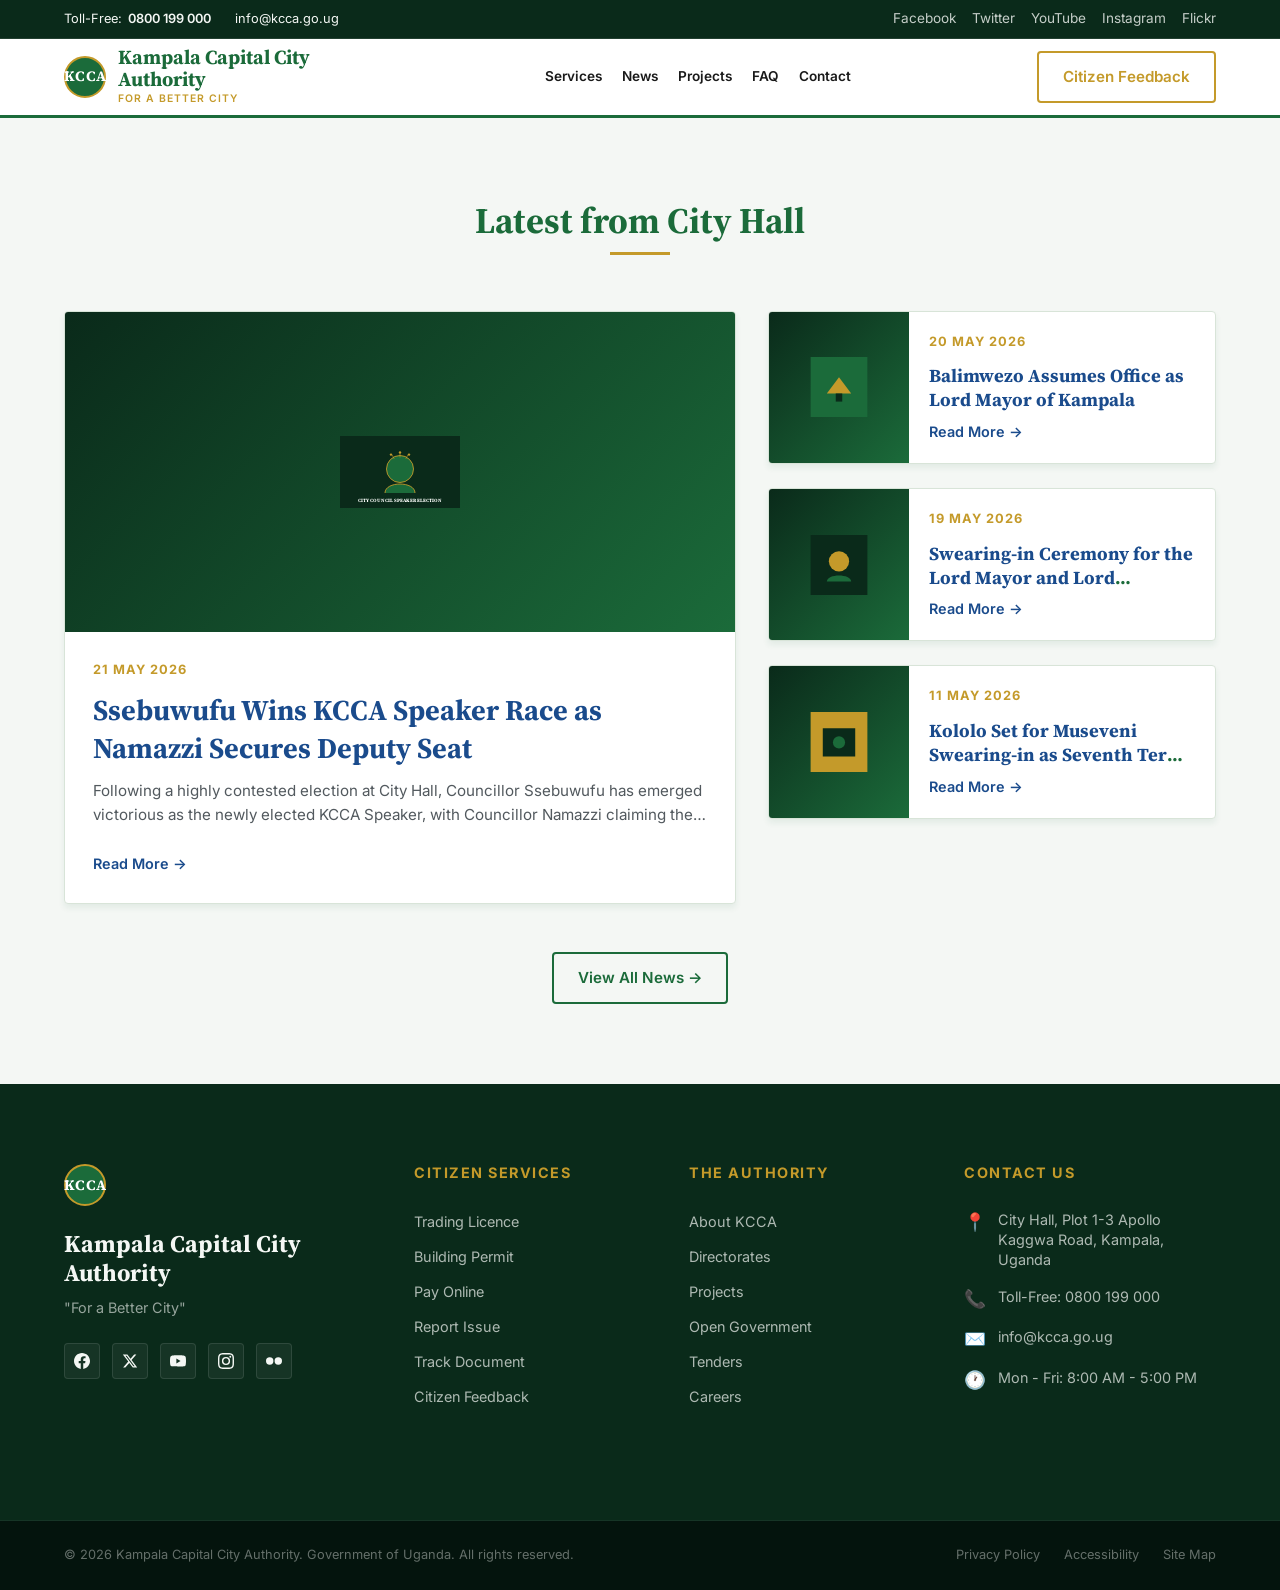
<file: news.html>
<!DOCTYPE html>
<html lang="en">
<head>
  <meta charset="UTF-8">
  <meta name="viewport" content="width=device-width, initial-scale=1.0">
  <meta name="description" content="Latest news and announcements from Kampala Capital City Authority — City Hall updates, council elections, and civic projects.">
  <title>News & Announcements — KCCA</title>
  <link rel="preconnect" href="https://fonts.googleapis.com">
  <link rel="preconnect" href="https://fonts.gstatic.com" crossorigin>
  <link href="https://fonts.googleapis.com/css2?family=Source+Serif+4:wght@400;600;700&family=Inter:wght@300;400;500;600;700&display=swap" rel="stylesheet">
  <link rel="stylesheet" href="styles.css">
</head>
<body>

  <div class="top-bar" id="top-bar">
    <div class="container">
      <div class="top-bar-contact">
        <span>Toll-Free: <a href="tel:0800199000" style="color: inherit; font-weight: 600;">0800 199 000</a></span>
        <span>info@kcca.go.ug</span>
      </div>
      <div class="top-bar-social">
        <a href="https://facebook.com/kccaug" target="_blank" rel="noopener noreferrer" aria-label="KCCA Facebook">Facebook</a>
        <a href="https://twitter.com/kccaug" target="_blank" rel="noopener noreferrer" aria-label="KCCA Twitter">Twitter</a>
        <a href="https://youtube.com/kccaug" target="_blank" rel="noopener noreferrer" aria-label="KCCA YouTube">YouTube</a>
        <a href="https://instagram.com/kccaug" target="_blank" rel="noopener noreferrer" aria-label="KCCA Instagram">Instagram</a>
        <a href="https://flickr.com/kccaug" target="_blank" rel="noopener noreferrer" aria-label="KCCA Flickr">Flickr</a>
      </div>
    </div>
  </div>

  <header class="header-main" id="header">
    <div class="container">
      <a href="index.html" class="brand" aria-label="KCCA Homepage">
        <div class="brand-logo" aria-hidden="true">KCCA</div>
        <div>
          <div class="brand-name">Kampala Capital City Authority</div>
          <div class="brand-subtitle">For a Better City</div>
        </div>
      </a>

      <nav class="nav-menu" aria-label="Main Navigation">
        <a href="services.html" class="nav-item">Services</a>
        <a href="news.html" class="nav-item">News</a>
        <a href="projects.html" class="nav-item">Projects</a>
        <a href="faq.html" class="nav-item">FAQ</a>
        <a href="contact.html" class="nav-item">Contact</a>
      </nav>

      <div class="nav-actions">
        <a href="contact.html" class="btn btn-outline-gold">Citizen Feedback</a>
        <button class="hamburger-btn" id="hamburger-toggle" aria-label="Toggle Navigation Menu" aria-controls="mobile-overlay-menu" aria-expanded="false">
          <span></span>
        </button>
      </div>
    </div>
  </header>

  <div class="mobile-overlay" id="mobile-overlay" aria-hidden="true">
    <nav class="mobile-overlay-menu" id="mobile-overlay-menu">
      <a href="index.html" class="mobile-overlay-item">Home</a>
      <a href="services.html" class="mobile-overlay-item">Services</a>
      <a href="news.html" class="mobile-overlay-item">News</a>
      <a href="projects.html" class="mobile-overlay-item">Projects</a>
      <a href="faq.html" class="mobile-overlay-item">FAQ</a>
      <a href="contact.html" class="mobile-overlay-item">Contact</a>
    </nav>
    <div class="mobile-overlay-actions">
      <a href="contact.html" class="btn btn-outline-gold">Citizen Feedback</a>
    </div>
  </div>

  <main>

    <section class="section news-section" id="news">
      <div class="container">
        <div class="section-header">
          <h2>Latest from City Hall</h2>
        </div>

        <div class="news-grid">
          <article class="news-card news-card-featured">
            <div class="news-img-area" aria-hidden="true">
              <svg xmlns="http://www.w3.org/2000/svg" viewBox="0 0 400 240" fill="none">
                <rect width="400" height="240" fill="#0A2A1A"/>
                <circle cx="200" cy="110" r="45" fill="#1B6B3A" stroke="#C49A2A" stroke-width="3"/>
                <path d="M150 190 C150 150, 250 150, 250 190" fill="#1B6B3A" stroke="#C49A2A" stroke-width="3"/>
                <path d="M200 70 L200 60 M220 75 L225 65 M180 75 L175 65" stroke="#C49A2A" stroke-width="2" stroke-linecap="round"/>
                <circle cx="200" cy="55" r="4" fill="#C49A2A"/>
                <circle cx="230" cy="62" r="4" fill="#C49A2A"/>
                <circle cx="170" cy="62" r="4" fill="#C49A2A"/>
                <text x="200" y="220" font-family="'Source Serif 4', serif" font-size="16" font-weight="bold" fill="#F4F7F4" text-anchor="middle">CITY COUNCIL SPEAKER ELECTION</text>
              </svg>
            </div>
            <div class="news-content">
              <span class="news-date">21 May 2026</span>
              <h3 class="news-title"><a href="https://www.kcca.go.ug/news" target="_blank" rel="noopener noreferrer">Ssebuwufu Wins KCCA Speaker Race as Namazzi Secures Deputy Seat</a></h3>
              <p class="news-excerpt">Following a highly contested election at City Hall, Councillor Ssebuwufu has emerged victorious as the newly elected KCCA Speaker, with Councillor Namazzi claiming the Deputy position.</p>
              <a href="https://www.kcca.go.ug/news" target="_blank" rel="noopener noreferrer" class="service-link">Read More →</a>
            </div>
          </article>

          <div class="news-sidebar">
            <article class="news-card news-card-sidebar">
              <div class="news-img-area" aria-hidden="true">
                <svg xmlns="http://www.w3.org/2000/svg" viewBox="0 0 140 148" fill="none">
                  <rect width="140" height="148" fill="#1B6B3A"/>
                  <path d="M40 90 L70 50 L100 90 Z" fill="#C49A2A"/>
                  <rect x="62" y="90" width="16" height="20" fill="#0A2A1A"/>
                </svg>
              </div>
              <div class="news-content">
                <span class="news-date">20 May 2026</span>
                <h3 class="news-title"><a href="https://www.kcca.go.ug/news" target="_blank" rel="noopener noreferrer">Balimwezo Assumes Office as Lord Mayor of Kampala</a></h3>
                <a href="https://www.kcca.go.ug/news" target="_blank" rel="noopener noreferrer" class="service-link">Read More →</a>
              </div>
            </article>

            <article class="news-card news-card-sidebar">
              <div class="news-img-area" aria-hidden="true">
                <svg xmlns="http://www.w3.org/2000/svg" viewBox="0 0 140 148" fill="none">
                  <rect width="140" height="148" fill="#0A2A1A"/>
                  <circle cx="70" cy="65" r="25" fill="#C49A2A"/>
                  <path d="M40 115 C40 95, 100 95, 100 115" fill="#1B6B3A"/>
                </svg>
              </div>
              <div class="news-content">
                <span class="news-date">19 May 2026</span>
                <h3 class="news-title"><a href="https://www.kcca.go.ug/news" target="_blank" rel="noopener noreferrer">Swearing-in Ceremony for the Lord Mayor and Lord Councillors</a></h3>
                <a href="https://www.kcca.go.ug/news" target="_blank" rel="noopener noreferrer" class="service-link">Read More →</a>
              </div>
            </article>

            <article class="news-card news-card-sidebar">
              <div class="news-img-area" aria-hidden="true">
                <svg xmlns="http://www.w3.org/2000/svg" viewBox="0 0 140 148" fill="none">
                  <rect width="140" height="148" fill="#C49A2A"/>
                  <path d="M30 40 L110 40 L110 110 L30 110 Z" fill="#0A2A1A"/>
                  <circle cx="70" cy="75" r="15" fill="#1B6B3A"/>
                </svg>
              </div>
              <div class="news-content">
                <span class="news-date">11 May 2026</span>
                <h3 class="news-title"><a href="https://www.kcca.go.ug/news" target="_blank" rel="noopener noreferrer">Kololo Set for Museveni Swearing-in as Seventh Term Begins</a></h3>
                <a href="https://www.kcca.go.ug/news" target="_blank" rel="noopener noreferrer" class="service-link">Read More →</a>
              </div>
            </article>
          </div>
        </div>

        <div class="news-footer">
          <a href="https://www.kcca.go.ug/news" target="_blank" rel="noopener noreferrer" class="btn btn-secondary">View All News →</a>
        </div>
      </div>
    </section>

  </main>

  <footer class="footer-main">
    <div class="container">
      <div class="footer-grid">
        <div class="footer-col footer-brand">
          <div class="brand-logo" aria-hidden="true" style="margin-bottom: 1.5rem;">KCCA</div>
          <h2 class="footer-brand-name">Kampala Capital City Authority</h2>
          <p class="footer-tagline">"For a Better City"</p>
          <div class="footer-social-links">
            <a href="https://facebook.com/kccaug" class="footer-social-btn" target="_blank" rel="noopener noreferrer" aria-label="Facebook"><svg width="16" height="16" viewBox="0 0 24 24" fill="currentColor"><path d="M24 12.073c0-6.627-5.373-12-12-12s-12 5.373-12 12c0 5.99 4.388 10.954 10.125 11.854v-8.385H7.078v-3.47h3.047V9.43c0-3.007 1.792-4.669 4.533-4.669 1.312 0 2.686.235 2.686.235v2.953H15.83c-1.491 0-1.956.925-1.956 1.874v2.25h3.328l-.532 3.47h-2.796v8.385C19.612 23.027 24 18.062 24 12.073z"/></svg></a>
            <a href="https://twitter.com/kccaug" class="footer-social-btn" target="_blank" rel="noopener noreferrer" aria-label="Twitter"><svg width="16" height="16" viewBox="0 0 24 24" fill="currentColor"><path d="M18.244 2.25h3.308l-7.227 8.26 8.502 11.24H16.17l-5.214-6.817L4.99 21.75H1.68l7.73-8.835L1.254 2.25H8.08l4.713 6.231zm-1.161 17.52h1.833L7.084 4.126H5.117z"/></svg></a>
            <a href="https://youtube.com/kccaug" class="footer-social-btn" target="_blank" rel="noopener noreferrer" aria-label="YouTube"><svg width="16" height="16" viewBox="0 0 24 24" fill="currentColor"><path d="M23.498 6.186a3.016 3.016 0 0 0-2.122-2.136C19.505 3.545 12 3.545 12 3.545s-7.505 0-9.377.505A3.017 3.017 0 0 0 .502 6.186C0 8.07 0 12 0 12s0 3.93.502 5.814a3.016 3.016 0 0 0 2.122 2.136c1.871.505 9.376.505 9.376.505s7.505 0 9.377-.505a3.015 3.015 0 0 0 2.122-2.136C24 15.93 24 12 24 12s0-3.93-.502-5.814zM9.545 15.568V8.432L15.818 12l-6.273 3.568z"/></svg></a>
            <a href="https://instagram.com/kccaug" class="footer-social-btn" target="_blank" rel="noopener noreferrer" aria-label="Instagram"><svg width="16" height="16" viewBox="0 0 24 24" fill="currentColor"><path d="M12 0C8.74 0 8.333.015 7.053.072 5.775.132 4.905.333 4.14.63c-.789.306-1.459.717-2.126 1.384S.935 3.35.63 4.14C.333 4.905.131 5.775.072 7.053.012 8.333 0 8.74 0 12s.015 3.667.072 4.947c.06 1.277.261 2.148.558 2.913.306.788.717 1.459 1.384 2.126.667.666 1.336 1.079 2.126 1.384.766.296 1.636.499 2.913.558C8.333 23.988 8.74 24 12 24s3.667-.015 4.947-.072c1.277-.06 2.148-.262 2.913-.558.788-.306 1.459-.718 2.126-1.384.666-.667 1.079-1.335 1.384-2.126.296-.765.499-1.636.558-2.913.06-1.28.072-1.687.072-4.947s-.015-3.667-.072-4.947c-.06-1.277-.262-2.149-.558-2.913-.306-.789-.718-1.459-1.384-2.126C21.319 1.347 20.651.935 19.86.63c-.765-.297-1.636-.499-2.913-.558C15.667.012 15.26 0 12 0zm0 2.16c3.203 0 3.585.016 4.85.071 1.17.055 1.805.249 2.227.415.562.217.96.477 1.382.896.419.42.679.819.896 1.381.164.422.36 1.057.413 2.227.057 1.266.07 1.646.07 4.85s-.015 3.585-.074 4.85c-.061 1.17-.256 1.805-.421 2.227-.224.562-.479.96-.899 1.382-.419.419-.824.679-1.38.896-.42.164-1.065.36-2.235.413-1.274.057-1.649.07-4.859.07-3.211 0-3.586-.015-4.859-.074-1.171-.061-1.816-.256-2.236-.421-.569-.224-.96-.479-1.379-.899-.421-.419-.69-.824-.9-1.38-.165-.42-.359-1.065-.42-2.235-.045-1.26-.061-1.649-.061-4.844 0-3.196.016-3.586.061-4.861.061-1.17.255-1.814.42-2.234.21-.57.479-.96.9-1.381.419-.419.81-.689 1.379-.898.42-.166 1.051-.361 2.221-.421 1.275-.045 1.65-.06 4.859-.06l.045.03zm0 3.678a6.162 6.162 0 1 0 0 12.324 6.162 6.162 0 1 0 0-12.324zM12 16c-2.21 0-4-1.79-4-4s1.79-4 4-4 4 1.79 4 4-1.79 4-4 4zm7.846-10.405a1.441 1.441 0 1 1-2.882 0 1.441 1.441 0 0 1 2.882 0z"/></svg></a>
            <a href="https://flickr.com/kccaug" class="footer-social-btn" target="_blank" rel="noopener noreferrer" aria-label="Flickr"><svg width="16" height="16" viewBox="0 0 24 24" fill="currentColor"><path d="M0 12a5.565 5.565 0 1 0 11.13 0A5.565 5.565 0 0 0 0 12zm12.87 0a5.565 5.565 0 1 0 11.13 0 5.565 5.565 0 1 0-11.13 0z"/></svg></a>
          </div>
        </div>

        <div class="footer-col">
          <h3 class="footer-col-title">Citizen Services</h3>
          <div class="footer-links">
            <a href="services.html?tab=licensing">Trading Licence</a>
            <a href="services.html?tab=planning">Building Permit</a>
            <a href="services.html?tab=licensing">Pay Online</a>
            <a href="services.html?tab=planning">Report Issue</a>
            <a href="services.html?tab=planning">Track Document</a>
            <a href="contact.html">Citizen Feedback</a>
          </div>
        </div>

        <div class="footer-col">
          <h3 class="footer-col-title">The Authority</h3>
          <div class="footer-links">
            <a href="https://www.kcca.go.ug/about-us" target="_blank" rel="noopener noreferrer">About KCCA</a>
            <a href="https://www.kcca.go.ug/directorates" target="_blank" rel="noopener noreferrer">Directorates</a>
            <a href="projects.html">Projects</a>
            <a href="https://www.kcca.go.ug/open-gov" target="_blank" rel="noopener noreferrer">Open Government</a>
            <a href="https://www.kcca.go.ug/tenders" target="_blank" rel="noopener noreferrer">Tenders</a>
            <a href="https://www.kcca.go.ug/employment-opportunities" target="_blank" rel="noopener noreferrer">Careers</a>
          </div>
        </div>

        <div class="footer-col">
          <h3 class="footer-col-title">Contact Us</h3>
          <div class="footer-contact-item">
            <span class="icon" aria-hidden="true">📍</span>
            <p>City Hall, Plot 1-3 Apollo Kaggwa Road, Kampala, Uganda</p>
          </div>
          <div class="footer-contact-item">
            <span class="icon" aria-hidden="true">📞</span>
            <p>Toll-Free: 0800 199 000</p>
          </div>
          <div class="footer-contact-item">
            <span class="icon" aria-hidden="true">✉️</span>
            <p>info@kcca.go.ug</p>
          </div>
          <div class="footer-contact-item">
            <span class="icon" aria-hidden="true">🕐</span>
            <p>Mon - Fri: 8:00 AM - 5:00 PM</p>
          </div>
        </div>
      </div>
    </div>
  </footer>

  <div class="sub-footer">
    <div class="container">
      <div>&copy; 2026 Kampala Capital City Authority. Government of Uganda. All rights reserved.</div>
      <div class="sub-footer-links">
        <a href="https://www.kcca.go.ug/privacy-policy" target="_blank" rel="noopener noreferrer">Privacy Policy</a>
        <a href="https://www.kcca.go.ug/accessibility" target="_blank" rel="noopener noreferrer">Accessibility</a>
        <a href="https://www.kcca.go.ug/sitemap" target="_blank" rel="noopener noreferrer">Site Map</a>
      </div>
    </div>
  </div>

  <script src="scripts.js"></script>
</body>
</html>
</file>
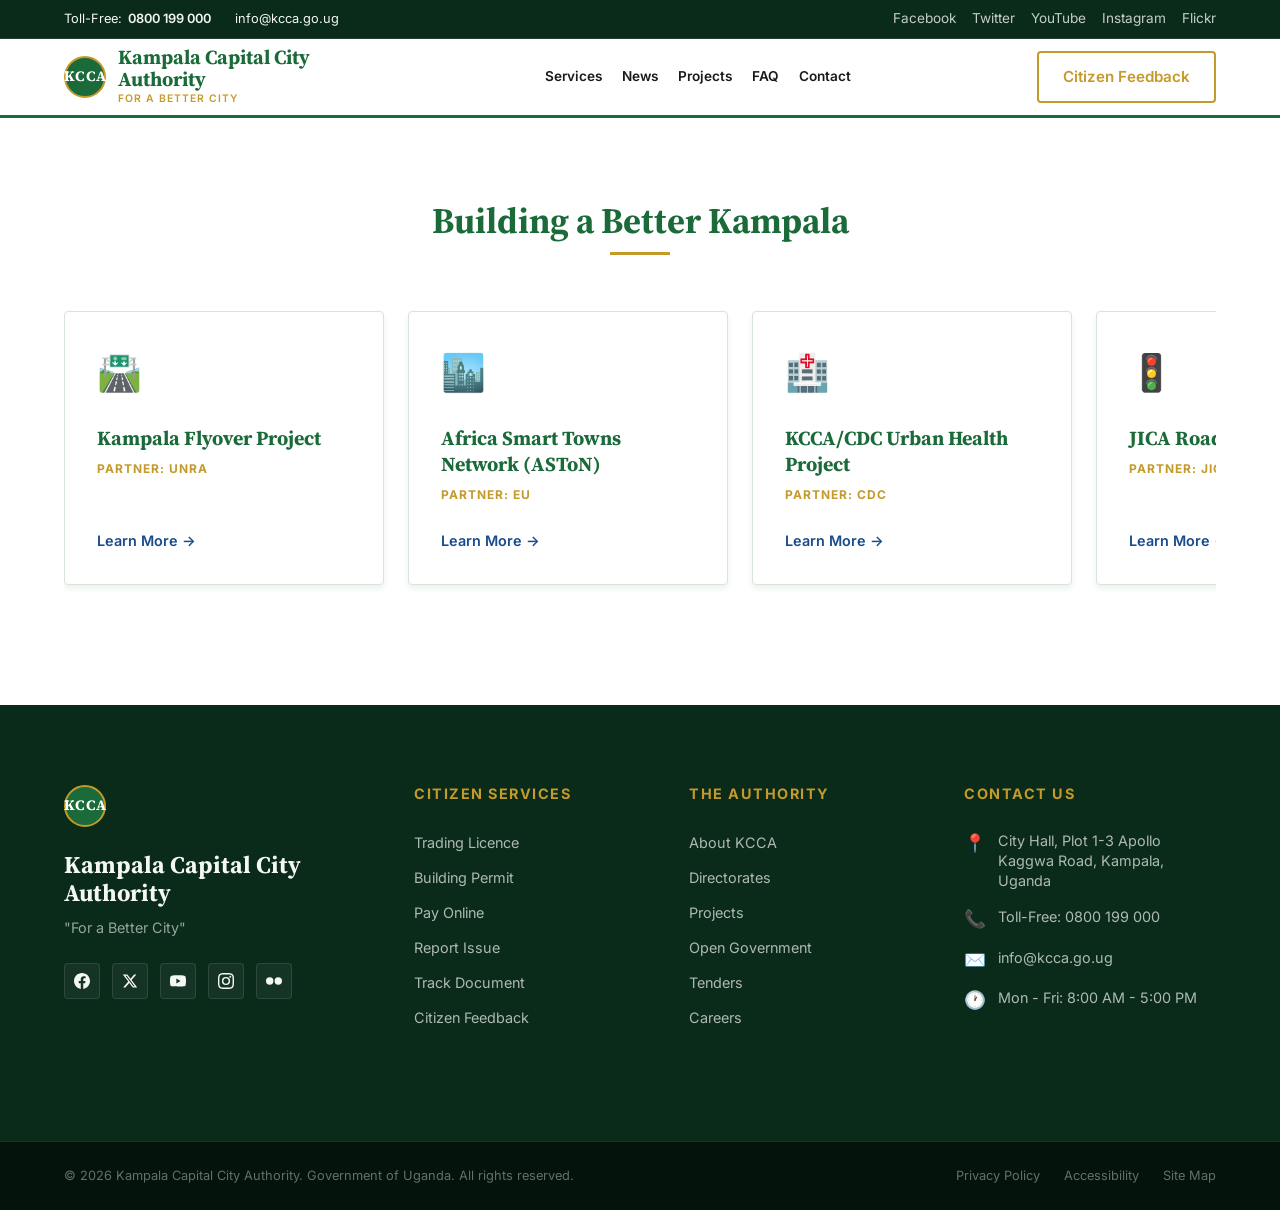
<file: projects.html>
<!DOCTYPE html>
<html lang="en">
<head>
  <meta charset="UTF-8">
  <meta name="viewport" content="width=device-width, initial-scale=1.0">
  <meta name="description" content="KCCA city projects — flyover construction, smart towns, urban health, road safety, and sustainable sanitation initiatives.">
  <title>City Projects — KCCA</title>
  <link rel="preconnect" href="https://fonts.googleapis.com">
  <link rel="preconnect" href="https://fonts.gstatic.com" crossorigin>
  <link href="https://fonts.googleapis.com/css2?family=Source+Serif+4:wght@400;600;700&family=Inter:wght@300;400;500;600;700&display=swap" rel="stylesheet">
  <link rel="stylesheet" href="styles.css">
</head>
<body>

  <div class="top-bar" id="top-bar">
    <div class="container">
      <div class="top-bar-contact">
        <span>Toll-Free: <a href="tel:0800199000" style="color: inherit; font-weight: 600;">0800 199 000</a></span>
        <span>info@kcca.go.ug</span>
      </div>
      <div class="top-bar-social">
        <a href="https://facebook.com/kccaug" target="_blank" rel="noopener noreferrer" aria-label="KCCA Facebook">Facebook</a>
        <a href="https://twitter.com/kccaug" target="_blank" rel="noopener noreferrer" aria-label="KCCA Twitter">Twitter</a>
        <a href="https://youtube.com/kccaug" target="_blank" rel="noopener noreferrer" aria-label="KCCA YouTube">YouTube</a>
        <a href="https://instagram.com/kccaug" target="_blank" rel="noopener noreferrer" aria-label="KCCA Instagram">Instagram</a>
        <a href="https://flickr.com/kccaug" target="_blank" rel="noopener noreferrer" aria-label="KCCA Flickr">Flickr</a>
      </div>
    </div>
  </div>

  <header class="header-main" id="header">
    <div class="container">
      <a href="index.html" class="brand" aria-label="KCCA Homepage">
        <div class="brand-logo" aria-hidden="true">KCCA</div>
        <div>
          <div class="brand-name">Kampala Capital City Authority</div>
          <div class="brand-subtitle">For a Better City</div>
        </div>
      </a>

      <nav class="nav-menu" aria-label="Main Navigation">
        <a href="services.html" class="nav-item">Services</a>
        <a href="news.html" class="nav-item">News</a>
        <a href="projects.html" class="nav-item">Projects</a>
        <a href="faq.html" class="nav-item">FAQ</a>
        <a href="contact.html" class="nav-item">Contact</a>
      </nav>

      <div class="nav-actions">
        <a href="contact.html" class="btn btn-outline-gold">Citizen Feedback</a>
        <button class="hamburger-btn" id="hamburger-toggle" aria-label="Toggle Navigation Menu" aria-controls="mobile-overlay-menu" aria-expanded="false">
          <span></span>
        </button>
      </div>
    </div>
  </header>

  <div class="mobile-overlay" id="mobile-overlay" aria-hidden="true">
    <nav class="mobile-overlay-menu" id="mobile-overlay-menu">
      <a href="index.html" class="mobile-overlay-item">Home</a>
      <a href="services.html" class="mobile-overlay-item">Services</a>
      <a href="news.html" class="mobile-overlay-item">News</a>
      <a href="projects.html" class="mobile-overlay-item">Projects</a>
      <a href="faq.html" class="mobile-overlay-item">FAQ</a>
      <a href="contact.html" class="mobile-overlay-item">Contact</a>
    </nav>
    <div class="mobile-overlay-actions">
      <a href="contact.html" class="btn btn-outline-gold">Citizen Feedback</a>
    </div>
  </div>

  <main>

    <section class="section projects-section" id="projects">
      <div class="container">
        <div class="section-header">
          <h2>Building a Better Kampala</h2>
        </div>

        <div class="projects-carousel-container">
          <div class="projects-row" id="projects-row" role="region" aria-label="City Projects Showcase">
            <div class="project-card">
              <div class="project-icon" aria-hidden="true">🛣️</div>
              <h3 class="project-title">Kampala Flyover Project</h3>
              <div class="project-partner">Partner: UNRA</div>
              <a href="https://www.kcca.go.ug/projects" target="_blank" rel="noopener noreferrer" class="project-link">Learn More →</a>
            </div>

            <div class="project-card">
              <div class="project-icon" aria-hidden="true">🏙️</div>
              <h3 class="project-title">Africa Smart Towns Network (ASToN)</h3>
              <div class="project-partner">Partner: EU</div>
              <a href="https://www.kcca.go.ug/projects" target="_blank" rel="noopener noreferrer" class="project-link">Learn More →</a>
            </div>

            <div class="project-card">
              <div class="project-icon" aria-hidden="true">🏥</div>
              <h3 class="project-title">KCCA/CDC Urban Health Project</h3>
              <div class="project-partner">Partner: CDC</div>
              <a href="https://www.kcca.go.ug/projects" target="_blank" rel="noopener noreferrer" class="project-link">Learn More →</a>
            </div>

            <div class="project-card">
              <div class="project-icon" aria-hidden="true">🚦</div>
              <h3 class="project-title">JICA Road Safety Campaign</h3>
              <div class="project-partner">Partner: JICA</div>
              <a href="https://www.kcca.go.ug/projects" target="_blank" rel="noopener noreferrer" class="project-link">Learn More →</a>
            </div>

            <div class="project-card">
              <div class="project-icon" aria-hidden="true">🌿</div>
              <h3 class="project-title">Climate Change Programme</h3>
              <div class="project-partner">Partner: KCCA</div>
              <a href="https://www.kcca.go.ug/projects" target="_blank" rel="noopener noreferrer" class="project-link">Learn More →</a>
            </div>

            <div class="project-card">
              <div class="project-icon" aria-hidden="true">🚰</div>
              <h3 class="project-title">City-Wide Inclusive Sanitation (CWIS)</h3>
              <div class="project-partner">Partner: KCCA</div>
              <a href="https://www.kcca.go.ug/projects" target="_blank" rel="noopener noreferrer" class="project-link">Learn More →</a>
            </div>

            <div class="project-card">
              <div class="project-icon" aria-hidden="true">♀️</div>
              <h3 class="project-title">Girls Empowering Girls (GEG)</h3>
              <div class="project-partner">Partner: KCCA</div>
              <a href="https://www.kcca.go.ug/projects" target="_blank" rel="noopener noreferrer" class="project-link">Learn More →</a>
            </div>

            <div class="project-card">
              <div class="project-icon" aria-hidden="true">🗺️</div>
              <h3 class="project-title">Kampala Roads Rehabilitation (KCRRP)</h3>
              <div class="project-partner">Partner: KCCA/World Bank</div>
              <a href="https://www.kcca.go.ug/projects" target="_blank" rel="noopener noreferrer" class="project-link">Learn More →</a>
            </div>
          </div>
        </div>
      </div>
    </section>

  </main>

  <footer class="footer-main">
    <div class="container">
      <div class="footer-grid">
        <div class="footer-col footer-brand">
          <div class="brand-logo" aria-hidden="true" style="margin-bottom: 1.5rem;">KCCA</div>
          <h2 class="footer-brand-name">Kampala Capital City Authority</h2>
          <p class="footer-tagline">"For a Better City"</p>
          <div class="footer-social-links">
            <a href="https://facebook.com/kccaug" class="footer-social-btn" target="_blank" rel="noopener noreferrer" aria-label="Facebook"><svg width="16" height="16" viewBox="0 0 24 24" fill="currentColor"><path d="M24 12.073c0-6.627-5.373-12-12-12s-12 5.373-12 12c0 5.99 4.388 10.954 10.125 11.854v-8.385H7.078v-3.47h3.047V9.43c0-3.007 1.792-4.669 4.533-4.669 1.312 0 2.686.235 2.686.235v2.953H15.83c-1.491 0-1.956.925-1.956 1.874v2.25h3.328l-.532 3.47h-2.796v8.385C19.612 23.027 24 18.062 24 12.073z"/></svg></a>
            <a href="https://twitter.com/kccaug" class="footer-social-btn" target="_blank" rel="noopener noreferrer" aria-label="Twitter"><svg width="16" height="16" viewBox="0 0 24 24" fill="currentColor"><path d="M18.244 2.25h3.308l-7.227 8.26 8.502 11.24H16.17l-5.214-6.817L4.99 21.75H1.68l7.73-8.835L1.254 2.25H8.08l4.713 6.231zm-1.161 17.52h1.833L7.084 4.126H5.117z"/></svg></a>
            <a href="https://youtube.com/kccaug" class="footer-social-btn" target="_blank" rel="noopener noreferrer" aria-label="YouTube"><svg width="16" height="16" viewBox="0 0 24 24" fill="currentColor"><path d="M23.498 6.186a3.016 3.016 0 0 0-2.122-2.136C19.505 3.545 12 3.545 12 3.545s-7.505 0-9.377.505A3.017 3.017 0 0 0 .502 6.186C0 8.07 0 12 0 12s0 3.93.502 5.814a3.016 3.016 0 0 0 2.122 2.136c1.871.505 9.376.505 9.376.505s7.505 0 9.377-.505a3.015 3.015 0 0 0 2.122-2.136C24 15.93 24 12 24 12s0-3.93-.502-5.814zM9.545 15.568V8.432L15.818 12l-6.273 3.568z"/></svg></a>
            <a href="https://instagram.com/kccaug" class="footer-social-btn" target="_blank" rel="noopener noreferrer" aria-label="Instagram"><svg width="16" height="16" viewBox="0 0 24 24" fill="currentColor"><path d="M12 0C8.74 0 8.333.015 7.053.072 5.775.132 4.905.333 4.14.63c-.789.306-1.459.717-2.126 1.384S.935 3.35.63 4.14C.333 4.905.131 5.775.072 7.053.012 8.333 0 8.74 0 12s.015 3.667.072 4.947c.06 1.277.261 2.148.558 2.913.306.788.717 1.459 1.384 2.126.667.666 1.336 1.079 2.126 1.384.766.296 1.636.499 2.913.558C8.333 23.988 8.74 24 12 24s3.667-.015 4.947-.072c1.277-.06 2.148-.262 2.913-.558.788-.306 1.459-.718 2.126-1.384.666-.667 1.079-1.335 1.384-2.126.296-.765.499-1.636.558-2.913.06-1.28.072-1.687.072-4.947s-.015-3.667-.072-4.947c-.06-1.277-.262-2.149-.558-2.913-.306-.789-.718-1.459-1.384-2.126C21.319 1.347 20.651.935 19.86.63c-.765-.297-1.636-.499-2.913-.558C15.667.012 15.26 0 12 0zm0 2.16c3.203 0 3.585.016 4.85.071 1.17.055 1.805.249 2.227.415.562.217.96.477 1.382.896.419.42.679.819.896 1.381.164.422.36 1.057.413 2.227.057 1.266.07 1.646.07 4.85s-.015 3.585-.074 4.85c-.061 1.17-.256 1.805-.421 2.227-.224.562-.479.96-.899 1.382-.419.419-.824.679-1.38.896-.42.164-1.065.36-2.235.413-1.274.057-1.649.07-4.859.07-3.211 0-3.586-.015-4.859-.074-1.171-.061-1.816-.256-2.236-.421-.569-.224-.96-.479-1.379-.899-.421-.419-.69-.824-.9-1.38-.165-.42-.359-1.065-.42-2.235-.045-1.26-.061-1.649-.061-4.844 0-3.196.016-3.586.061-4.861.061-1.17.255-1.814.42-2.234.21-.57.479-.96.9-1.381.419-.419.81-.689 1.379-.898.42-.166 1.051-.361 2.221-.421 1.275-.045 1.65-.06 4.859-.06l.045.03zm0 3.678a6.162 6.162 0 1 0 0 12.324 6.162 6.162 0 1 0 0-12.324zM12 16c-2.21 0-4-1.79-4-4s1.79-4 4-4 4 1.79 4 4-1.79 4-4 4zm7.846-10.405a1.441 1.441 0 1 1-2.882 0 1.441 1.441 0 0 1 2.882 0z"/></svg></a>
            <a href="https://flickr.com/kccaug" class="footer-social-btn" target="_blank" rel="noopener noreferrer" aria-label="Flickr"><svg width="16" height="16" viewBox="0 0 24 24" fill="currentColor"><path d="M0 12a5.565 5.565 0 1 0 11.13 0A5.565 5.565 0 0 0 0 12zm12.87 0a5.565 5.565 0 1 0 11.13 0 5.565 5.565 0 1 0-11.13 0z"/></svg></a>
          </div>
        </div>

        <div class="footer-col">
          <h3 class="footer-col-title">Citizen Services</h3>
          <div class="footer-links">
            <a href="services.html?tab=licensing">Trading Licence</a>
            <a href="services.html?tab=planning">Building Permit</a>
            <a href="services.html?tab=licensing">Pay Online</a>
            <a href="services.html?tab=planning">Report Issue</a>
            <a href="services.html?tab=planning">Track Document</a>
            <a href="contact.html">Citizen Feedback</a>
          </div>
        </div>

        <div class="footer-col">
          <h3 class="footer-col-title">The Authority</h3>
          <div class="footer-links">
            <a href="https://www.kcca.go.ug/about-us" target="_blank" rel="noopener noreferrer">About KCCA</a>
            <a href="https://www.kcca.go.ug/directorates" target="_blank" rel="noopener noreferrer">Directorates</a>
            <a href="projects.html">Projects</a>
            <a href="https://www.kcca.go.ug/open-gov" target="_blank" rel="noopener noreferrer">Open Government</a>
            <a href="https://www.kcca.go.ug/tenders" target="_blank" rel="noopener noreferrer">Tenders</a>
            <a href="https://www.kcca.go.ug/employment-opportunities" target="_blank" rel="noopener noreferrer">Careers</a>
          </div>
        </div>

        <div class="footer-col">
          <h3 class="footer-col-title">Contact Us</h3>
          <div class="footer-contact-item">
            <span class="icon" aria-hidden="true">📍</span>
            <p>City Hall, Plot 1-3 Apollo Kaggwa Road, Kampala, Uganda</p>
          </div>
          <div class="footer-contact-item">
            <span class="icon" aria-hidden="true">📞</span>
            <p>Toll-Free: 0800 199 000</p>
          </div>
          <div class="footer-contact-item">
            <span class="icon" aria-hidden="true">✉️</span>
            <p>info@kcca.go.ug</p>
          </div>
          <div class="footer-contact-item">
            <span class="icon" aria-hidden="true">🕐</span>
            <p>Mon - Fri: 8:00 AM - 5:00 PM</p>
          </div>
        </div>
      </div>
    </div>
  </footer>

  <div class="sub-footer">
    <div class="container">
      <div>&copy; 2026 Kampala Capital City Authority. Government of Uganda. All rights reserved.</div>
      <div class="sub-footer-links">
        <a href="https://www.kcca.go.ug/privacy-policy" target="_blank" rel="noopener noreferrer">Privacy Policy</a>
        <a href="https://www.kcca.go.ug/accessibility" target="_blank" rel="noopener noreferrer">Accessibility</a>
        <a href="https://www.kcca.go.ug/sitemap" target="_blank" rel="noopener noreferrer">Site Map</a>
      </div>
    </div>
  </div>

  <script src="scripts.js"></script>
</body>
</html>
</file>
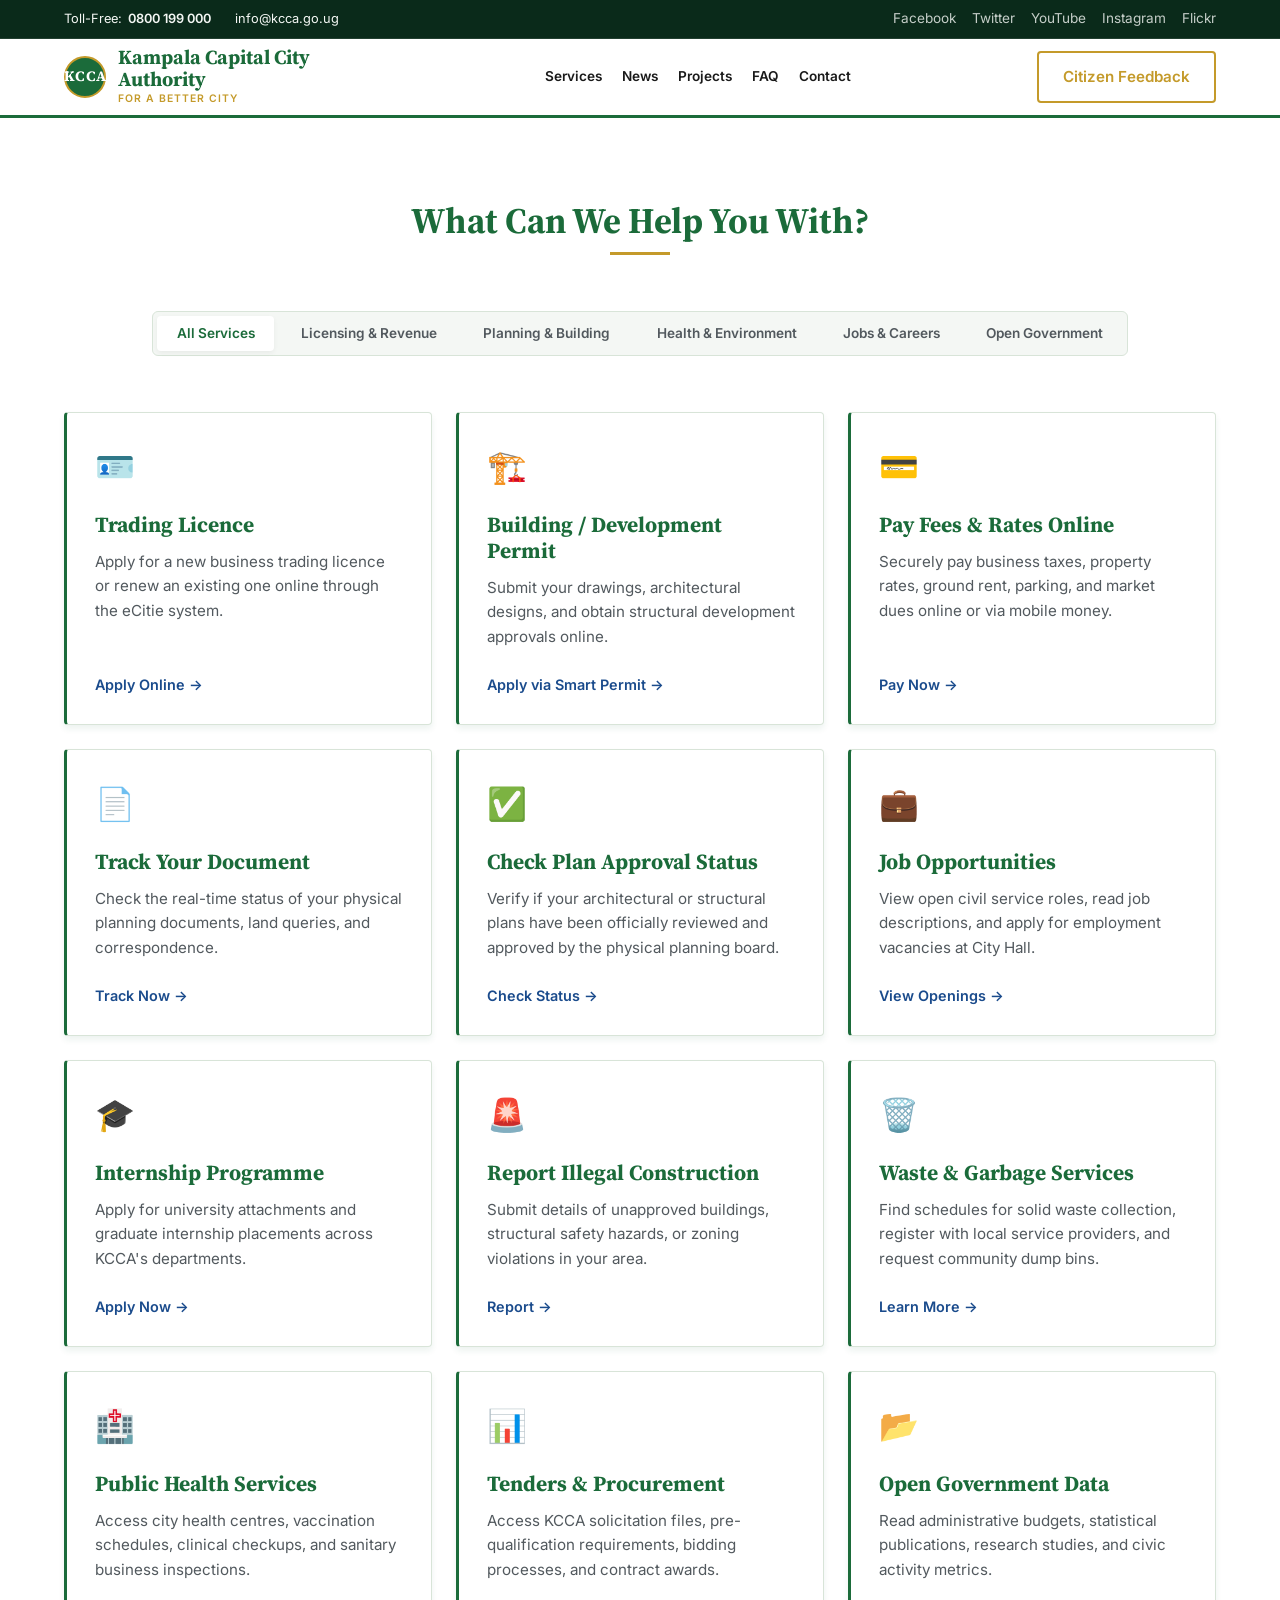
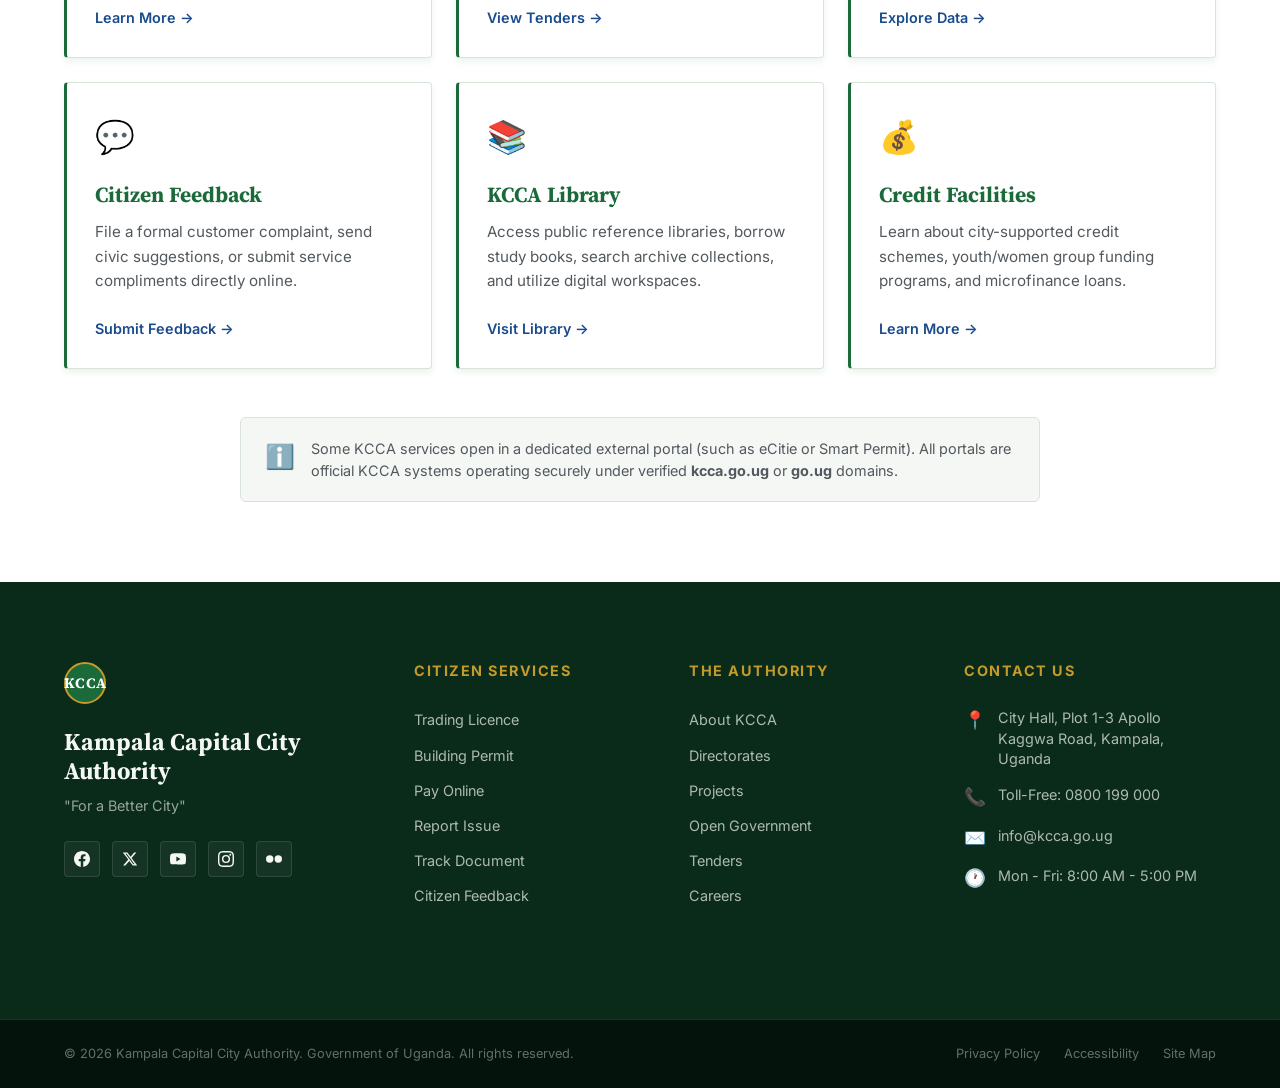
<file: services.html>
<!DOCTYPE html>
<html lang="en">
<head>
  <meta charset="UTF-8">
  <meta name="viewport" content="width=device-width, initial-scale=1.0">
  <meta name="description" content="KCCA citizen services — trading licences, building permits, online payments, job applications, and more.">
  <title>Citizen Services — KCCA</title>
  <link rel="preconnect" href="https://fonts.googleapis.com">
  <link rel="preconnect" href="https://fonts.gstatic.com" crossorigin>
  <link href="https://fonts.googleapis.com/css2?family=Source+Serif+4:wght@400;600;700&family=Inter:wght@300;400;500;600;700&display=swap" rel="stylesheet">
  <link rel="stylesheet" href="styles.css">
</head>
<body>

  <div class="top-bar" id="top-bar">
    <div class="container">
      <div class="top-bar-contact">
        <span>Toll-Free: <a href="tel:0800199000" style="color: inherit; font-weight: 600;">0800 199 000</a></span>
        <span>info@kcca.go.ug</span>
      </div>
      <div class="top-bar-social">
        <a href="https://facebook.com/kccaug" target="_blank" rel="noopener noreferrer" aria-label="KCCA Facebook">Facebook</a>
        <a href="https://twitter.com/kccaug" target="_blank" rel="noopener noreferrer" aria-label="KCCA Twitter">Twitter</a>
        <a href="https://youtube.com/kccaug" target="_blank" rel="noopener noreferrer" aria-label="KCCA YouTube">YouTube</a>
        <a href="https://instagram.com/kccaug" target="_blank" rel="noopener noreferrer" aria-label="KCCA Instagram">Instagram</a>
        <a href="https://flickr.com/kccaug" target="_blank" rel="noopener noreferrer" aria-label="KCCA Flickr">Flickr</a>
      </div>
    </div>
  </div>

  <header class="header-main" id="header">
    <div class="container">
      <a href="index.html" class="brand" aria-label="KCCA Homepage">
        <div class="brand-logo" aria-hidden="true">KCCA</div>
        <div>
          <div class="brand-name">Kampala Capital City Authority</div>
          <div class="brand-subtitle">For a Better City</div>
        </div>
      </a>

      <nav class="nav-menu" aria-label="Main Navigation">
        <a href="services.html" class="nav-item">Services</a>
        <a href="news.html" class="nav-item">News</a>
        <a href="projects.html" class="nav-item">Projects</a>
        <a href="faq.html" class="nav-item">FAQ</a>
        <a href="contact.html" class="nav-item">Contact</a>
      </nav>

      <div class="nav-actions">
        <a href="contact.html" class="btn btn-outline-gold">Citizen Feedback</a>
        <button class="hamburger-btn" id="hamburger-toggle" aria-label="Toggle Navigation Menu" aria-controls="mobile-overlay-menu" aria-expanded="false">
          <span></span>
        </button>
      </div>
    </div>
  </header>

  <div class="mobile-overlay" id="mobile-overlay" aria-hidden="true">
    <nav class="mobile-overlay-menu" id="mobile-overlay-menu">
      <a href="index.html" class="mobile-overlay-item">Home</a>
      <a href="services.html" class="mobile-overlay-item">Services</a>
      <a href="news.html" class="mobile-overlay-item">News</a>
      <a href="projects.html" class="mobile-overlay-item">Projects</a>
      <a href="faq.html" class="mobile-overlay-item">FAQ</a>
      <a href="contact.html" class="mobile-overlay-item">Contact</a>
    </nav>
    <div class="mobile-overlay-actions">
      <a href="contact.html" class="btn btn-outline-gold">Citizen Feedback</a>
    </div>
  </div>

  <main>

    <section class="section services-section" id="services">
      <div class="container">
        <div class="section-header">
          <h2>What Can We Help You With?</h2>
        </div>

        <div class="tab-bar-container">
          <div class="tab-bar" role="tablist" aria-label="Services categories">
            <button class="tab-btn active" role="tab" aria-selected="true" data-filter="all">All Services</button>
            <button class="tab-btn" role="tab" aria-selected="false" data-filter="licensing">Licensing & Revenue</button>
            <button class="tab-btn" role="tab" aria-selected="false" data-filter="planning">Planning & Building</button>
            <button class="tab-btn" role="tab" aria-selected="false" data-filter="health">Health & Environment</button>
            <button class="tab-btn" role="tab" aria-selected="false" data-filter="jobs">Jobs & Careers</button>
            <button class="tab-btn" role="tab" aria-selected="false" data-filter="open">Open Government</button>
          </div>
        </div>

        <div class="services-grid" id="services-grid">
          <article class="service-card" data-category="licensing" data-keywords="trading licence business register renewal shop store ecitie revenue">
            <div class="service-icon" aria-hidden="true">🪪</div>
            <h3 class="service-title">Trading Licence</h3>
            <p class="service-desc">Apply for a new business trading licence or renew an existing one online through the eCitie system.</p>
            <a href="https://ecitie2.kcca.go.ug" target="_blank" rel="noopener noreferrer" class="service-link">Apply Online →</a>
          </article>

          <article class="service-card" data-category="planning" data-keywords="building permit development construction physical planning smart approval plan structure iras">
            <div class="service-icon" aria-hidden="true">🏗️</div>
            <h3 class="service-title">Building / Development Permit</h3>
            <p class="service-desc">Submit your drawings, architectural designs, and obtain structural development approvals online.</p>
            <a href="https://kcca.iras.go.ug" target="_blank" rel="noopener noreferrer" class="service-link">Apply via Smart Permit →</a>
          </article>

          <article class="service-card" data-category="licensing" data-keywords="pay fees rates online payment tax revenue property market dues parking mobile money ecitie">
            <div class="service-icon" aria-hidden="true">💳</div>
            <h3 class="service-title">Pay Fees & Rates Online</h3>
            <p class="service-desc">Securely pay business taxes, property rates, ground rent, parking, and market dues online or via mobile money.</p>
            <a href="https://ecitie2.kcca.go.ug" target="_blank" rel="noopener noreferrer" class="service-link">Pay Now →</a>
          </article>

          <article class="service-card" data-category="planning" data-keywords="track document plan approval physical planning reference check status camcam">
            <div class="service-icon" aria-hidden="true">📄</div>
            <h3 class="service-title">Track Your Document</h3>
            <p class="service-desc">Check the real-time status of your physical planning documents, land queries, and correspondence.</p>
            <a href="https://camcamv.kcca.go.ug" target="_blank" rel="noopener noreferrer" class="service-link">Track Now →</a>
          </article>

          <article class="service-card" data-category="planning" data-keywords="check plan approval status construction building permit layout review physical planning">
            <div class="service-icon" aria-hidden="true">✅</div>
            <h3 class="service-title">Check Plan Approval Status</h3>
            <p class="service-desc">Verify if your architectural or structural plans have been officially reviewed and approved by the physical planning board.</p>
            <a href="https://www.kcca.go.ug/plan-approval" target="_blank" rel="noopener noreferrer" class="service-link">Check Status →</a>
          </article>

          <article class="service-card" data-category="jobs" data-keywords="job opportunities vacancies employment careers work public service hire recruitment vacancies">
            <div class="service-icon" aria-hidden="true">💼</div>
            <h3 class="service-title">Job Opportunities</h3>
            <p class="service-desc">View open civil service roles, read job descriptions, and apply for employment vacancies at City Hall.</p>
            <a href="https://www.kcca.go.ug/employment-opportunities" target="_blank" rel="noopener noreferrer" class="service-link">View Openings →</a>
          </article>

          <article class="service-card" data-category="jobs" data-keywords="internship programme student graduate training attachment university learning mentorship">
            <div class="service-icon" aria-hidden="true">🎓</div>
            <h3 class="service-title">Internship Programme</h3>
            <p class="service-desc">Apply for university attachments and graduate internship placements across KCCA's departments.</p>
            <a href="https://www.kcca.go.ug/internship" target="_blank" rel="noopener noreferrer" class="service-link">Apply Now →</a>
          </article>

          <article class="service-card" data-category="planning" data-keywords="report illegal construction unapproved building encroachment compliance zoning arcgis survey">
            <div class="service-icon" aria-hidden="true">🚨</div>
            <h3 class="service-title">Report Illegal Construction</h3>
            <p class="service-desc">Submit details of unapproved buildings, structural safety hazards, or zoning violations in your area.</p>
            <a href="https://survey123.arcgis.com/share/1135f088e21b402eb735285c1a115f85" target="_blank" rel="noopener noreferrer" class="service-link">Report →</a>
          </article>

          <article class="service-card" data-category="health" data-keywords="waste garbage rubbish collection trash environment clean health dump sanitation community">
            <div class="service-icon" aria-hidden="true">🗑️</div>
            <h3 class="service-title">Waste & Garbage Services</h3>
            <p class="service-desc">Find schedules for solid waste collection, register with local service providers, and request community dump bins.</p>
            <a href="https://www.kcca.go.ug/waste-management" target="_blank" rel="noopener noreferrer" class="service-link">Learn More →</a>
          </article>

          <article class="service-card" data-category="health" data-keywords="public health clinic vaccine immunisation hospital medical inspection disease sanitation hygiene">
            <div class="service-icon" aria-hidden="true">🏥</div>
            <h3 class="service-title">Public Health Services</h3>
            <p class="service-desc">Access city health centres, vaccination schedules, clinical checkups, and sanitary business inspections.</p>
            <a href="https://www.kcca.go.ug/Health" target="_blank" rel="noopener noreferrer" class="service-link">Learn More →</a>
          </article>

          <article class="service-card" data-category="open" data-keywords="tenders procurement bidding supplier contract business commercial government open data">
            <div class="service-icon" aria-hidden="true">📊</div>
            <h3 class="service-title">Tenders & Procurement</h3>
            <p class="service-desc">Access KCCA solicitation files, pre-qualification requirements, bidding processes, and contract awards.</p>
            <a href="https://www.kcca.go.ug/tenders" target="_blank" rel="noopener noreferrer" class="service-link">View Tenders →</a>
          </article>

          <article class="service-card" data-category="open" data-keywords="open government data statistics budget reports transparency metrics publications downloads">
            <div class="service-icon" aria-hidden="true">📂</div>
            <h3 class="service-title">Open Government Data</h3>
            <p class="service-desc">Read administrative budgets, statistical publications, research studies, and civic activity metrics.</p>
            <a href="https://www.kcca.go.ug/open-gov" target="_blank" rel="noopener noreferrer" class="service-link">Explore Data →</a>
          </article>

          <article class="service-card" data-category="open" data-keywords="citizen feedback suggest complain compliment service helpline comment support public engagement">
            <div class="service-icon" aria-hidden="true">💬</div>
            <h3 class="service-title">Citizen Feedback</h3>
            <p class="service-desc">File a formal customer complaint, send civic suggestions, or submit service compliments directly online.</p>
            <a href="https://www.kcca.go.ug/citizen-feedback" target="_blank" rel="noopener noreferrer" class="service-link">Submit Feedback →</a>
          </article>

          <article class="service-card" data-category="jobs" data-keywords="kcca library books study reference materials research education learning community reading room">
            <div class="service-icon" aria-hidden="true">📚</div>
            <h3 class="service-title">KCCA Library</h3>
            <p class="service-desc">Access public reference libraries, borrow study books, search archive collections, and utilize digital workspaces.</p>
            <a href="https://www.kcca.go.ug/library" target="_blank" rel="noopener noreferrer" class="service-link">Visit Library →</a>
          </article>

          <article class="service-card" data-category="licensing" data-keywords="credit facilities micro loans funding small business youth women empowerment local development">
            <div class="service-icon" aria-hidden="true">💰</div>
            <h3 class="service-title">Credit Facilities</h3>
            <p class="service-desc">Learn about city-supported credit schemes, youth/women group funding programs, and microfinance loans.</p>
            <a href="https://www.kcca.go.ug/credit-facilities" target="_blank" rel="noopener noreferrer" class="service-link">Learn More →</a>
          </article>

          <div class="search-no-results" id="search-no-results">
            <span class="icon" aria-hidden="true">🔍</span>
            <h3>No matching services found</h3>
            <p>Try searching for different terms like "licence", "permit", "payment", or "jobs".</p>
          </div>
        </div>

        <div class="services-info-panel">
          <div class="services-info-icon" aria-hidden="true">ℹ️</div>
          <div class="services-info-text">
            Some KCCA services open in a dedicated external portal (such as eCitie or Smart Permit). All portals are official KCCA systems operating securely under verified <strong>kcca.go.ug</strong> or <strong>go.ug</strong> domains.
          </div>
        </div>
      </div>
    </section>

  </main>

  <footer class="footer-main">
    <div class="container">
      <div class="footer-grid">
        <div class="footer-col footer-brand">
          <div class="brand-logo" aria-hidden="true" style="margin-bottom: 1.5rem;">KCCA</div>
          <h2 class="footer-brand-name">Kampala Capital City Authority</h2>
          <p class="footer-tagline">"For a Better City"</p>
          <div class="footer-social-links">
            <a href="https://facebook.com/kccaug" class="footer-social-btn" target="_blank" rel="noopener noreferrer" aria-label="Facebook"><svg width="16" height="16" viewBox="0 0 24 24" fill="currentColor"><path d="M24 12.073c0-6.627-5.373-12-12-12s-12 5.373-12 12c0 5.99 4.388 10.954 10.125 11.854v-8.385H7.078v-3.47h3.047V9.43c0-3.007 1.792-4.669 4.533-4.669 1.312 0 2.686.235 2.686.235v2.953H15.83c-1.491 0-1.956.925-1.956 1.874v2.25h3.328l-.532 3.47h-2.796v8.385C19.612 23.027 24 18.062 24 12.073z"/></svg></a>
            <a href="https://twitter.com/kccaug" class="footer-social-btn" target="_blank" rel="noopener noreferrer" aria-label="Twitter"><svg width="16" height="16" viewBox="0 0 24 24" fill="currentColor"><path d="M18.244 2.25h3.308l-7.227 8.26 8.502 11.24H16.17l-5.214-6.817L4.99 21.75H1.68l7.73-8.835L1.254 2.25H8.08l4.713 6.231zm-1.161 17.52h1.833L7.084 4.126H5.117z"/></svg></a>
            <a href="https://youtube.com/kccaug" class="footer-social-btn" target="_blank" rel="noopener noreferrer" aria-label="YouTube"><svg width="16" height="16" viewBox="0 0 24 24" fill="currentColor"><path d="M23.498 6.186a3.016 3.016 0 0 0-2.122-2.136C19.505 3.545 12 3.545 12 3.545s-7.505 0-9.377.505A3.017 3.017 0 0 0 .502 6.186C0 8.07 0 12 0 12s0 3.93.502 5.814a3.016 3.016 0 0 0 2.122 2.136c1.871.505 9.376.505 9.376.505s7.505 0 9.377-.505a3.015 3.015 0 0 0 2.122-2.136C24 15.93 24 12 24 12s0-3.93-.502-5.814zM9.545 15.568V8.432L15.818 12l-6.273 3.568z"/></svg></a>
            <a href="https://instagram.com/kccaug" class="footer-social-btn" target="_blank" rel="noopener noreferrer" aria-label="Instagram"><svg width="16" height="16" viewBox="0 0 24 24" fill="currentColor"><path d="M12 0C8.74 0 8.333.015 7.053.072 5.775.132 4.905.333 4.14.63c-.789.306-1.459.717-2.126 1.384S.935 3.35.63 4.14C.333 4.905.131 5.775.072 7.053.012 8.333 0 8.74 0 12s.015 3.667.072 4.947c.06 1.277.261 2.148.558 2.913.306.788.717 1.459 1.384 2.126.667.666 1.336 1.079 2.126 1.384.766.296 1.636.499 2.913.558C8.333 23.988 8.74 24 12 24s3.667-.015 4.947-.072c1.277-.06 2.148-.262 2.913-.558.788-.306 1.459-.718 2.126-1.384.666-.667 1.079-1.335 1.384-2.126.296-.765.499-1.636.558-2.913.06-1.28.072-1.687.072-4.947s-.015-3.667-.072-4.947c-.06-1.277-.262-2.149-.558-2.913-.306-.789-.718-1.459-1.384-2.126C21.319 1.347 20.651.935 19.86.63c-.765-.297-1.636-.499-2.913-.558C15.667.012 15.26 0 12 0zm0 2.16c3.203 0 3.585.016 4.85.071 1.17.055 1.805.249 2.227.415.562.217.96.477 1.382.896.419.42.679.819.896 1.381.164.422.36 1.057.413 2.227.057 1.266.07 1.646.07 4.85s-.015 3.585-.074 4.85c-.061 1.17-.256 1.805-.421 2.227-.224.562-.479.96-.899 1.382-.419.419-.824.679-1.38.896-.42.164-1.065.36-2.235.413-1.274.057-1.649.07-4.859.07-3.211 0-3.586-.015-4.859-.074-1.171-.061-1.816-.256-2.236-.421-.569-.224-.96-.479-1.379-.899-.421-.419-.69-.824-.9-1.38-.165-.42-.359-1.065-.42-2.235-.045-1.26-.061-1.649-.061-4.844 0-3.196.016-3.586.061-4.861.061-1.17.255-1.814.42-2.234.21-.57.479-.96.9-1.381.419-.419.81-.689 1.379-.898.42-.166 1.051-.361 2.221-.421 1.275-.045 1.65-.06 4.859-.06l.045.03zm0 3.678a6.162 6.162 0 1 0 0 12.324 6.162 6.162 0 1 0 0-12.324zM12 16c-2.21 0-4-1.79-4-4s1.79-4 4-4 4 1.79 4 4-1.79 4-4 4zm7.846-10.405a1.441 1.441 0 1 1-2.882 0 1.441 1.441 0 0 1 2.882 0z"/></svg></a>
            <a href="https://flickr.com/kccaug" class="footer-social-btn" target="_blank" rel="noopener noreferrer" aria-label="Flickr"><svg width="16" height="16" viewBox="0 0 24 24" fill="currentColor"><path d="M0 12a5.565 5.565 0 1 0 11.13 0A5.565 5.565 0 0 0 0 12zm12.87 0a5.565 5.565 0 1 0 11.13 0 5.565 5.565 0 1 0-11.13 0z"/></svg></a>
          </div>
        </div>

        <div class="footer-col">
          <h3 class="footer-col-title">Citizen Services</h3>
          <div class="footer-links">
            <a href="services.html?tab=licensing">Trading Licence</a>
            <a href="services.html?tab=planning">Building Permit</a>
            <a href="services.html?tab=licensing">Pay Online</a>
            <a href="services.html?tab=planning">Report Issue</a>
            <a href="services.html?tab=planning">Track Document</a>
            <a href="contact.html">Citizen Feedback</a>
          </div>
        </div>

        <div class="footer-col">
          <h3 class="footer-col-title">The Authority</h3>
          <div class="footer-links">
            <a href="https://www.kcca.go.ug/about-us" target="_blank" rel="noopener noreferrer">About KCCA</a>
            <a href="https://www.kcca.go.ug/directorates" target="_blank" rel="noopener noreferrer">Directorates</a>
            <a href="projects.html">Projects</a>
            <a href="https://www.kcca.go.ug/open-gov" target="_blank" rel="noopener noreferrer">Open Government</a>
            <a href="https://www.kcca.go.ug/tenders" target="_blank" rel="noopener noreferrer">Tenders</a>
            <a href="https://www.kcca.go.ug/employment-opportunities" target="_blank" rel="noopener noreferrer">Careers</a>
          </div>
        </div>

        <div class="footer-col">
          <h3 class="footer-col-title">Contact Us</h3>
          <div class="footer-contact-item">
            <span class="icon" aria-hidden="true">📍</span>
            <p>City Hall, Plot 1-3 Apollo Kaggwa Road, Kampala, Uganda</p>
          </div>
          <div class="footer-contact-item">
            <span class="icon" aria-hidden="true">📞</span>
            <p>Toll-Free: 0800 199 000</p>
          </div>
          <div class="footer-contact-item">
            <span class="icon" aria-hidden="true">✉️</span>
            <p>info@kcca.go.ug</p>
          </div>
          <div class="footer-contact-item">
            <span class="icon" aria-hidden="true">🕐</span>
            <p>Mon - Fri: 8:00 AM - 5:00 PM</p>
          </div>
        </div>
      </div>
    </div>
  </footer>

  <div class="sub-footer">
    <div class="container">
      <div>&copy; 2026 Kampala Capital City Authority. Government of Uganda. All rights reserved.</div>
      <div class="sub-footer-links">
        <a href="https://www.kcca.go.ug/privacy-policy" target="_blank" rel="noopener noreferrer">Privacy Policy</a>
        <a href="https://www.kcca.go.ug/accessibility" target="_blank" rel="noopener noreferrer">Accessibility</a>
        <a href="https://www.kcca.go.ug/sitemap" target="_blank" rel="noopener noreferrer">Site Map</a>
      </div>
    </div>
  </div>

  <script src="scripts.js"></script>
  <script>
    document.addEventListener('DOMContentLoaded', () => {
      const serviceSearchInput = document.getElementById('service-search-input');
      const serviceCards = document.querySelectorAll('.service-card');
      const searchNoResults = document.getElementById('search-no-results');

      const tabBtns = document.querySelectorAll('[data-filter]');

      const searchForm = document.getElementById('search-form');

      function filterServices() {
        const query = serviceSearchInput.value.toLowerCase().trim();
        let visibleCount = 0;

        if (query.length > 0) {
          tabBtns.forEach(btn => btn.classList.remove('active'));
          document.querySelector('[data-filter="all"]').classList.add('active');
        }

        serviceCards.forEach(card => {
          const title = card.querySelector('.service-title').textContent.toLowerCase();
          const desc = card.querySelector('.service-desc').textContent.toLowerCase();
          const keywords = card.getAttribute('data-keywords').toLowerCase();

          if (title.includes(query) || desc.includes(query) || keywords.includes(query)) {
            card.style.display = 'flex';
            visibleCount++;
          } else {
            card.style.display = 'none';
          }
        });

        if (visibleCount === 0) {
          searchNoResults.style.display = 'block';
        } else {
          searchNoResults.style.display = 'none';
        }
      }

      if (serviceSearchInput) {
        serviceSearchInput.addEventListener('input', filterServices);
      }

      tabBtns.forEach(btn => {
        btn.addEventListener('click', () => {
          if (serviceSearchInput) {
            serviceSearchInput.value = '';
          }
          searchNoResults.style.display = 'none';

          tabBtns.forEach(b => {
            b.classList.remove('active');
            b.setAttribute('aria-selected', 'false');
          });
          btn.classList.add('active');
          btn.setAttribute('aria-selected', 'true');

          const category = btn.getAttribute('data-filter');

          serviceCards.forEach(card => {
            if (category === 'all' || card.getAttribute('data-category') === category) {
              card.style.display = 'flex';
            } else {
              card.style.display = 'none';
            }
          });
        });
      });

      const urlParams = new URLSearchParams(window.location.search);
      const tabParam = urlParams.get('tab');
      if (tabParam) {
        const targetBtn = document.querySelector(`[data-filter="${tabParam}"]`);
        if (targetBtn) {
          targetBtn.click();
        }
      }

      const searchQuery = urlParams.get('q');
      if (searchQuery && serviceSearchInput) {
        serviceSearchInput.value = searchQuery;
        filterServices();
      }
    });
  </script>
</body>
</html>
</file>
<file: styles.css>
:root {
  --bg-primary:     #FFFFFF;
  --bg-soft:        #F4F7F4;
  --bg-dark:        #0A2A1A;
  --accent-green:   #1B6B3A;
  --accent-green-l: #2E8B57;
  --accent-gold:    #C49A2A;
  --accent-red:     #B52B2B;
  --accent-blue:    #1A4B8C;
  --text-primary:   #1A1A1A;
  --text-muted:     #52595E;
  --text-light:     #F4F7F4;
  --border:         #D8E4D8;
  --card-shadow:    rgba(27, 107, 58, 0.08);
  --success:        #1B6B3A;
  --warning:        #C49A2A;

  --font-headings:  'Source Serif 4', Georgia, serif;
  --font-body:      'Inter', -apple-system, BlinkMacSystemFont, "Segoe UI", Roboto, sans-serif;
  --transition-base: all 0.25s cubic-bezier(0.4, 0, 0.2, 1);
}

*, *::before, *::after {
  box-sizing: border-box;
  margin: 0;
  padding: 0;
}

html {
  scroll-behavior: smooth;
  font-size: 16px;
  -webkit-font-smoothing: antialiased;
  -moz-osx-font-smoothing: grayscale;
}

body {
  font-family: var(--font-body);
  background-color: var(--bg-primary);
  color: var(--text-primary);
  line-height: 1.6;
  overflow-x: hidden;
}

h1, h2, h3, h4, h5, h6 {
  font-family: var(--font-headings);
  color: var(--accent-green);
  font-weight: 700;
  line-height: 1.25;
}

p {
  color: var(--text-muted);
  margin-bottom: 1rem;
}

a {
  color: var(--accent-blue);
  text-decoration: none;
  transition: var(--transition-base);
}

a:hover {
  color: var(--accent-green-l);
}

ul, ol {
  list-style: none;
}

img, svg {
  max-width: 100%;
  height: auto;
  display: block;
}

::-webkit-scrollbar {
  width: 10px;
  height: 8px;
}
::-webkit-scrollbar-track {
  background: var(--bg-soft);
}
::-webkit-scrollbar-thumb {
  background: var(--accent-green);
  border-radius: 4px;
}
::-webkit-scrollbar-thumb:hover {
  background: var(--accent-gold);
}

.container {
  width: 100%;
  max-width: 1200px;
  margin: 0 auto;
  padding: 0 1.5rem;
}

.section {
  padding: 5rem 0;
}

.section-header {
  margin-bottom: 3.5rem;
  text-align: center;
  position: relative;
}

.section-header h2 {
  font-size: 2.25rem;
  display: inline-block;
  position: relative;
  padding-bottom: 0.75rem;
}

.section-header h2::after {
  content: '';
  position: absolute;
  bottom: 0;
  left: 50%;
  transform: translateX(-50%);
  width: 60px;
  height: 3px;
  background-color: var(--accent-gold);
}

.btn {
  display: inline-flex;
  align-items: center;
  justify-content: center;
  padding: 0.75rem 1.5rem;
  font-family: var(--font-body);
  font-size: 0.95rem;
  font-weight: 600;
  border-radius: 4px;
  cursor: pointer;
  transition: var(--transition-base);
  border: 2px solid transparent;
  outline: none;
}

.btn-primary {
  background-color: var(--accent-green);
  color: var(--bg-primary);
}

.btn-primary:hover {
  background-color: var(--accent-green-l);
  color: var(--bg-primary);
}

.btn-secondary {
  background-color: transparent;
  border-color: var(--accent-green);
  color: var(--accent-green);
}

.btn-secondary:hover {
  background-color: var(--accent-green);
  color: var(--bg-primary);
}

.btn-outline-gold {
  background-color: transparent;
  border-color: var(--accent-gold);
  color: var(--accent-gold);
}

.btn-outline-gold:hover {
  background-color: var(--accent-gold);
  color: var(--bg-primary);
}

.badge {
  display: inline-block;
  padding: 0.25rem 0.5rem;
  font-size: 0.75rem;
  font-weight: 700;
  text-transform: uppercase;
  letter-spacing: 0.05em;
  border-radius: 2px;
  font-family: var(--font-body);
}

.badge-gold {
  background-color: var(--bg-soft);
  color: var(--accent-gold);
  border: 1px solid var(--accent-gold);
}

.sr-only {
  position: absolute;
  width: 1px;
  height: 1px;
  padding: 0;
  margin: -1px;
  overflow: hidden;
  clip: rect(0, 0, 0, 0);
  border: 0;
}

.top-bar {
  background-color: var(--bg-dark);
  color: var(--text-light);
  font-size: 0.8rem;
  padding: 0.5rem 0;
  border-bottom: 1px solid rgba(255, 255, 255, 0.1);
}

.top-bar .container {
  display: flex;
  justify-content: space-between;
  align-items: center;
  flex-wrap: wrap;
  gap: 0.5rem;
}

.top-bar-contact {
  display: flex;
  gap: 1.5rem;
}

.top-bar-contact span {
  display: flex;
  align-items: center;
  gap: 0.4rem;
}

.top-bar-social {
  display: flex;
  gap: 1rem;
  align-items: center;
}

.top-bar-social a {
  color: var(--text-light);
  opacity: 0.8;
  font-size: 0.85rem;
  display: flex;
  align-items: center;
  justify-content: center;
  transition: var(--transition-base);
}

.top-bar-social a:hover {
  opacity: 1;
  color: var(--accent-gold);
}

.header-main {
  position: sticky;
  top: 0;
  z-index: 100;
  background-color: var(--bg-primary);
  border-bottom: 3px solid var(--accent-green);
  transition: box-shadow 0.3s ease;
}

.header-main.nav-scrolled {
  box-shadow: 0 4px 20px rgba(0, 0, 0, 0.1);
}

.header-main .container {
  display: flex;
  justify-content: space-between;
  align-items: center;
  height: 76px;
}

.brand {
  display: flex;
  align-items: center;
  gap: 0.75rem;
}

.brand-logo {
  width: 42px;
  height: 42px;
  background-color: var(--accent-green);
  border-radius: 50%;
  border: 2px solid var(--accent-gold);
  display: flex;
  align-items: center;
  justify-content: center;
  color: var(--bg-primary);
  font-family: var(--font-headings);
  font-weight: 700;
  font-size: 0.9rem;
  letter-spacing: 0.5px;
}

.brand-name {
  font-family: var(--font-headings);
  font-size: 1.25rem;
  font-weight: 700;
  color: var(--accent-green);
  line-height: 1.1;
  max-width: 240px;
}

.brand-subtitle {
  font-family: var(--font-body);
  font-size: 0.65rem;
  font-weight: 600;
  text-transform: uppercase;
  letter-spacing: 1px;
  color: var(--accent-gold);
  margin-top: 1px;
}

.nav-menu {
  display: flex;
  gap: 1.25rem;
  align-items: center;
}

.nav-item {
  font-family: var(--font-body);
  font-size: 0.85rem;
  font-weight: 600;
  color: var(--text-primary);
  position: relative;
  padding: 0.5rem 0;
}

.nav-item::after {
  content: '';
  position: absolute;
  bottom: 0;
  left: 0;
  width: 0;
  height: 2px;
  background-color: var(--accent-green);
  transition: var(--transition-base);
}

.nav-item:hover {
  color: var(--accent-green);
}

.nav-item:hover::after {
  width: 100%;
}

.nav-actions {
  display: flex;
  align-items: center;
  gap: 0.75rem;
}

.hamburger-btn {
  display: none;
  background: none;
  border: none;
  cursor: pointer;
  padding: 0.5rem;
  z-index: 200;
  width: 44px;
  height: 44px;
  align-items: center;
  justify-content: center;
}

.hamburger-btn span {
  display: block;
  width: 24px;
  height: 2px;
  background-color: var(--accent-green);
  position: relative;
  transition: var(--transition-base);
}

.hamburger-btn span::before,
.hamburger-btn span::after {
  content: '';
  position: absolute;
  width: 24px;
  height: 2px;
  background-color: var(--accent-green);
  transition: var(--transition-base);
}

.hamburger-btn span::before {
  top: -8px;
}

.hamburger-btn span::after {
  top: 8px;
}

.hamburger-btn.active span {
  background-color: transparent;
}

.hamburger-btn.active span::before {
  transform: rotate(45deg);
  top: 0;
}

.hamburger-btn.active span::after {
  transform: rotate(-45deg);
  top: 0;
}

.mobile-overlay {
  position: fixed;
  top: 0;
  left: 0;
  width: 100%;
  height: 100%;
  background-color: var(--bg-dark);
  z-index: 150;
  display: flex;
  flex-direction: column;
  justify-content: center;
  align-items: center;
  padding: 2rem;
  opacity: 0;
  visibility: hidden;
  transition: opacity 0.3s ease, visibility 0.3s ease;
}

.mobile-overlay.open {
  opacity: 1;
  visibility: visible;
}

.mobile-overlay-menu {
  display: flex;
  flex-direction: column;
  gap: 1.5rem;
  text-align: center;
  margin-bottom: 2.5rem;
}

.mobile-overlay-item {
  color: var(--text-light);
  font-family: var(--font-headings);
  font-size: 1.75rem;
  font-weight: 600;
  padding: 0.5rem 1rem;
  min-height: 52px;
  display: flex;
  align-items: center;
  justify-content: center;
  transition: var(--transition-base);
}

.mobile-overlay-item:hover {
  color: var(--accent-gold);
}

.mobile-overlay-actions {
  display: flex;
  flex-direction: column;
  gap: 1rem;
  width: 100%;
  max-width: 300px;
}

.mobile-overlay-actions .btn {
  width: 100%;
  min-height: 52px;
}

.hero-section {
  padding: 4.5rem 0 3.5rem 0;
  background: linear-gradient(180deg, var(--bg-primary) 0%, var(--bg-soft) 100%);
  text-align: center;
  border-bottom: 1px solid var(--border);
}

.hero-label {
  display: inline-flex;
  align-items: center;
  gap: 0.5rem;
  font-size: 0.8rem;
  font-weight: 700;
  color: var(--accent-gold);
  text-transform: uppercase;
  letter-spacing: 1.5px;
  margin-bottom: 1.25rem;
  font-family: var(--font-body);
}

.hero-title {
  font-size: 3rem;
  color: var(--accent-green);
  margin-bottom: 1rem;
  font-family: var(--font-headings);
  max-width: 800px;
  margin-left: auto;
  margin-right: auto;
}

.hero-subtitle {
  font-size: 1.15rem;
  color: var(--text-muted);
  max-width: 650px;
  margin: 0 auto 2.5rem auto;
  font-family: var(--font-body);
  font-weight: 400;
}

.search-container {
  max-width: 720px;
  margin: 0 auto 3rem auto;
  position: relative;
}

.search-wrapper {
  display: flex;
  background: var(--bg-primary);
  border: 2px solid var(--accent-green);
  border-radius: 6px;
  overflow: hidden;
  box-shadow: 0 4px 15px rgba(27, 107, 58, 0.05);
  transition: var(--transition-base);
}

.search-wrapper:focus-within {
  border-color: var(--accent-gold);
  box-shadow: 0 6px 20px rgba(196, 154, 42, 0.15);
}

.search-input-icon {
  padding-left: 1.25rem;
  display: flex;
  align-items: center;
  justify-content: center;
  background-color: var(--bg-primary);
}

.search-input {
  flex: 1;
  border: none;
  padding: 1.25rem;
  font-family: var(--font-body);
  font-size: 1.1rem;
  color: var(--text-primary);
  outline: none;
}

.search-input::placeholder {
  color: #A0ABA0;
}

.search-btn {
  background-color: var(--accent-green);
  color: var(--bg-primary);
  border: none;
  padding: 0 2rem;
  font-family: var(--font-body);
  font-weight: 600;
  font-size: 1.05rem;
  cursor: pointer;
  transition: var(--transition-base);
}

.search-btn:hover {
  background-color: var(--accent-green-l);
}

.quick-paths {
  max-width: 900px;
  margin: 0 auto;
}

.quick-paths-title {
  font-family: var(--font-body);
  font-size: 0.85rem;
  font-weight: 700;
  text-transform: uppercase;
  letter-spacing: 1px;
  color: var(--text-muted);
  margin-bottom: 1.25rem;
}

.quick-paths-grid {
  display: grid;
  grid-template-columns: repeat(3, 1fr);
  gap: 1rem;
}

.quick-path-tile {
  display: flex;
  flex-direction: column;
  align-items: center;
  justify-content: center;
  gap: 0.5rem;
  background-color: var(--bg-primary);
  border: 1px solid var(--border);
  border-bottom: 3px solid var(--accent-green);
  border-radius: 4px;
  padding: 1rem;
  min-height: 85px;
  color: var(--accent-green);
  font-family: var(--font-body);
  font-weight: 600;
  font-size: 0.95rem;
  box-shadow: 0 2px 4px var(--card-shadow);
  transition: var(--transition-base);
  cursor: pointer;
}

.quick-path-tile span.icon {
  font-size: 1.5rem;
}

.quick-path-tile:hover {
  border-bottom-color: var(--accent-gold);
  transform: translateY(-2px);
  box-shadow: 0 6px 12px rgba(27, 107, 58, 0.12);
  color: var(--accent-green-l);
}

.notice-strip {
  background-color: var(--accent-gold);
  color: var(--bg-dark);
  padding: 0.85rem 0;
  font-size: 0.95rem;
  font-weight: 600;
  border-top: 1px solid rgba(0,0,0,0.05);
  border-bottom: 1px solid rgba(0,0,0,0.05);
  position: relative;
}

.notice-content {
  display: flex;
  justify-content: center;
  align-items: center;
  gap: 1.5rem;
  padding-right: 2rem;
}

.notice-content a {
  color: var(--bg-dark);
  text-decoration: underline;
  font-weight: 700;
}

.notice-close {
  position: absolute;
  right: 1.5rem;
  top: 50%;
  transform: translateY(-50%);
  background: none;
  border: none;
  color: var(--bg-dark);
  font-size: 1.25rem;
  cursor: pointer;
  opacity: 0.7;
  transition: var(--transition-base);
  display: flex;
  align-items: center;
  justify-content: center;
  width: 24px;
  height: 24px;
}

.notice-close:hover {
  opacity: 1;
  background-color: rgba(10, 42, 26, 0.1);
  border-radius: 50%;
}

.services-section {
  background-color: var(--bg-primary);
}

.tab-bar-container {
  overflow-x: auto;
  white-space: nowrap;
  margin-bottom: 3rem;
  padding-bottom: 0.5rem;
  -webkit-overflow-scrolling: touch;
  display: flex;
  justify-content: center;
}

.tab-bar {
  display: inline-flex;
  gap: 0.5rem;
  border: 1px solid var(--border);
  padding: 0.25rem;
  border-radius: 6px;
  background-color: var(--bg-soft);
}

.tab-btn {
  font-family: var(--font-body);
  font-weight: 600;
  font-size: 0.85rem;
  color: var(--text-muted);
  border: none;
  background: none;
  padding: 0.6rem 1.2rem;
  border-radius: 4px;
  cursor: pointer;
  transition: var(--transition-base);
}

.tab-btn:hover {
  color: var(--accent-green);
}

.tab-btn.active {
  background-color: var(--bg-primary);
  color: var(--accent-green);
  box-shadow: 0 2px 5px rgba(0,0,0,0.05);
}

.services-grid {
  display: grid;
  grid-template-columns: repeat(3, 1fr);
  gap: 1.5rem;
  margin-bottom: 3rem;
}

.service-card {
  background-color: var(--bg-primary);
  border: 1px solid var(--border);
  border-left: 3px solid var(--accent-green);
  border-radius: 4px;
  padding: 1.75rem;
  display: flex;
  flex-direction: column;
  box-shadow: 0 4px 6px var(--card-shadow);
  transition: var(--transition-base);
}

.service-card:hover {
  border-left-color: var(--accent-gold);
  transform: translateY(-4px);
  box-shadow: 0 8px 16px rgba(27, 107, 58, 0.12);
}

.service-icon {
  font-size: 2rem;
  margin-bottom: 1.25rem;
}

.service-title {
  font-size: 1.35rem;
  font-weight: 700;
  color: var(--accent-green);
  margin-bottom: 0.75rem;
  font-family: var(--font-headings);
  line-height: 1.2;
}

.service-desc {
  font-size: 0.95rem;
  color: var(--text-muted);
  margin-bottom: 1.5rem;
  flex-grow: 1;
}

.service-link {
  display: inline-flex;
  align-items: center;
  gap: 0.25rem;
  font-family: var(--font-body);
  font-size: 0.9rem;
  font-weight: 600;
  color: var(--accent-blue);
}

.service-link:hover {
  color: var(--accent-green-l);
}

.services-info-panel {
  display: flex;
  align-items: flex-start;
  gap: 1rem;
  background-color: var(--bg-soft);
  border: 1px solid var(--border);
  border-radius: 6px;
  padding: 1.25rem 1.5rem;
  max-width: 800px;
  margin: 0 auto;
}

.services-info-icon {
  font-size: 1.5rem;
  color: var(--accent-green);
  flex-shrink: 0;
}

.services-info-text {
  font-size: 0.9rem;
  color: var(--text-muted);
  line-height: 1.5;
}

.search-no-results {
  grid-column: 1 / -1;
  text-align: center;
  padding: 4rem 1.5rem;
  background-color: var(--bg-soft);
  border: 1px dashed var(--border);
  border-radius: 6px;
  display: none;
}

.search-no-results span.icon {
  font-size: 3rem;
  display: block;
  margin-bottom: 1rem;
}

.search-no-results h3 {
  font-size: 1.5rem;
  margin-bottom: 0.5rem;
}

.news-section {
  background-color: var(--bg-soft);
}

.news-grid {
  display: grid;
  grid-template-columns: 1.2fr 0.8fr;
  gap: 2rem;
  margin-bottom: 3rem;
}

.news-card {
  background-color: var(--bg-primary);
  border: 1px solid var(--border);
  border-radius: 4px;
  overflow: hidden;
  box-shadow: 0 4px 6px var(--card-shadow);
  display: flex;
  flex-direction: column;
  transition: var(--transition-base);
}

.news-card:hover {
  transform: translateY(-2px);
  box-shadow: 0 8px 16px rgba(27, 107, 58, 0.1);
}

.news-img-area {
  height: 240px;
  background: linear-gradient(135deg, var(--bg-dark) 0%, var(--accent-green) 100%);
  position: relative;
  display: flex;
  align-items: center;
  justify-content: center;
  color: rgba(255,255,255,0.15);
}

.news-img-area svg {
  width: 120px;
  height: 120px;
}

.news-content {
  padding: 1.75rem;
  display: flex;
  flex-direction: column;
  flex-grow: 1;
}

.news-date {
  color: var(--accent-gold);
  font-weight: 700;
  font-size: 0.8rem;
  text-transform: uppercase;
  letter-spacing: 1px;
  margin-bottom: 0.75rem;
  font-family: var(--font-body);
}

.news-title {
  font-size: 1.5rem;
  color: var(--accent-green);
  margin-bottom: 0.75rem;
  font-family: var(--font-headings);
  line-height: 1.3;
}

.news-excerpt {
  font-size: 0.95rem;
  color: var(--text-muted);
  margin-bottom: 1.5rem;
  flex-grow: 1;
  display: -webkit-box;
  -webkit-line-clamp: 2;
  -webkit-box-orient: vertical;
  overflow: hidden;
}

.news-card-featured .news-img-area {
  height: 320px;
}

.news-card-featured .news-title {
  font-size: 1.8rem;
}

.news-sidebar {
  display: flex;
  flex-direction: column;
  gap: 1.5rem;
}

.news-card-sidebar {
  display: flex;
  flex-direction: row;
  min-height: 148px;
}

.news-card-sidebar .news-img-area {
  width: 140px;
  height: auto;
  flex-shrink: 0;
}

.news-card-sidebar .news-img-area svg {
  width: 60px;
  height: 60px;
}

.news-card-sidebar .news-content {
  padding: 1.25rem;
}

.news-card-sidebar .news-title {
  font-size: 1.15rem;
  margin-bottom: 0.5rem;
  display: -webkit-box;
  -webkit-line-clamp: 2;
  -webkit-box-orient: vertical;
  overflow: hidden;
}

.news-card-sidebar .news-excerpt {
  display: none;
}

.news-footer {
  text-align: center;
}

.projects-section {
  background-color: var(--bg-primary);
}

.projects-carousel-container {
  margin: 0 -1.5rem;
  padding: 0 1.5rem 1.5rem 1.5rem;
  position: relative;
}

.projects-row {
  display: flex;
  gap: 1.5rem;
  overflow-x: auto;
  scroll-snap-type: x mandatory;
  padding-bottom: 1rem;
  scrollbar-width: thin;
  -webkit-overflow-scrolling: touch;
}

.project-card {
  scroll-snap-align: start;
  flex: 0 0 320px;
  background-color: var(--bg-primary);
  border: 1px solid var(--border);
  border-radius: 4px;
  padding: 2rem;
  box-shadow: 0 4px 6px var(--card-shadow);
  display: flex;
  flex-direction: column;
  align-items: flex-start;
  transition: var(--transition-base);
}

.project-card:hover {
  transform: translateY(-2px);
  box-shadow: 0 8px 16px rgba(27, 107, 58, 0.1);
}

.project-icon {
  font-size: 2.25rem;
  margin-bottom: 1.5rem;
}

.project-title {
  font-size: 1.25rem;
  color: var(--accent-green);
  margin-bottom: 0.5rem;
  font-family: var(--font-headings);
  line-height: 1.3;
}

.project-partner {
  font-size: 0.75rem;
  font-weight: 700;
  color: var(--accent-gold);
  text-transform: uppercase;
  letter-spacing: 1px;
  margin-bottom: 1.5rem;
  font-family: var(--font-body);
}

.project-link {
  margin-top: auto;
  font-family: var(--font-body);
  font-size: 0.9rem;
  font-weight: 600;
  color: var(--accent-blue);
  display: inline-flex;
  align-items: center;
  gap: 0.25rem;
}

.faq-section {
  background-color: var(--bg-soft);
}

.faq-container {
  max-width: 800px;
  margin: 0 auto;
}

.faq-accordion {
  display: flex;
  flex-direction: column;
  gap: 1rem;
}

.faq-item {
  background-color: var(--bg-primary);
  border: 1px solid var(--border);
  border-radius: 4px;
  overflow: hidden;
  transition: var(--transition-base);
}

.faq-summary {
  padding: 1.25rem 1.5rem;
  font-family: var(--font-body);
  font-weight: 600;
  font-size: 1.05rem;
  color: var(--accent-green);
  cursor: pointer;
  display: flex;
  justify-content: space-between;
  align-items: center;
  list-style: none;
  user-select: none;
}

.faq-summary::-webkit-details-marker {
  display: none;
}

.faq-summary-text {
  padding-right: 1.5rem;
}

.faq-icon-indicator {
  font-size: 0.8rem;
  transition: transform 0.3s ease;
  color: var(--accent-gold);
  flex-shrink: 0;
}

.faq-content {
  max-height: 0;
  overflow: hidden;
  transition: max-height 0.3s cubic-bezier(0.4, 0, 0.2, 1);
}

.faq-content-inner {
  padding: 0 1.5rem 1.5rem 1.5rem;
  font-size: 0.95rem;
  color: var(--text-muted);
  border-top: 1px solid transparent;
}

.faq-item.open {
  box-shadow: 0 4px 10px var(--card-shadow);
  border-color: var(--accent-green);
}

.faq-item.open .faq-icon-indicator {
  transform: rotate(180deg);
}

.faq-item.open .faq-content-inner {
  border-top-color: var(--border);
}

.contact-section {
  background-color: var(--bg-primary);
}

.contact-grid {
  display: grid;
  grid-template-columns: 1fr 1.2fr;
  gap: 3.5rem;
}

.contact-info {
  display: flex;
  flex-direction: column;
  gap: 2.25rem;
}

.contact-card {
  display: flex;
  gap: 1.25rem;
  align-items: flex-start;
}

.contact-icon {
  font-size: 1.75rem;
  background-color: var(--bg-soft);
  width: 52px;
  height: 52px;
  border-radius: 6px;
  display: flex;
  align-items: center;
  justify-content: center;
  flex-shrink: 0;
  color: var(--accent-green);
  border: 1px solid var(--border);
}

.contact-card-title {
  font-family: var(--font-body);
  font-size: 1.1rem;
  font-weight: 700;
  color: var(--accent-green);
  margin-bottom: 0.35rem;
}

.contact-card-text {
  font-size: 0.95rem;
  color: var(--text-muted);
  white-space: pre-line;
}

.feedback-form-container {
  background-color: var(--bg-soft);
  border: 1px solid var(--border);
  border-radius: 6px;
  padding: 2.5rem;
  box-shadow: 0 4px 10px rgba(0,0,0,0.02);
}

.form-title {
  font-size: 1.75rem;
  color: var(--accent-green);
  margin-bottom: 0.5rem;
  font-family: var(--font-headings);
}

.form-subtitle {
  font-size: 0.9rem;
  color: var(--text-muted);
  margin-bottom: 2rem;
}

.form-group {
  margin-bottom: 1.5rem;
}

.form-label {
  display: block;
  font-family: var(--font-body);
  font-size: 0.85rem;
  font-weight: 600;
  color: var(--text-primary);
  margin-bottom: 0.5rem;
}

.form-control {
  width: 100%;
  padding: 0.75rem 1rem;
  font-family: var(--font-body);
  font-size: 0.95rem;
  color: var(--text-primary);
  background-color: var(--bg-primary);
  border: 1px solid var(--border);
  border-radius: 4px;
  transition: var(--transition-base);
  outline: none;
}

.form-control:focus {
  border-color: var(--accent-green);
  box-shadow: 0 0 0 3px rgba(27, 107, 58, 0.1);
}

select.form-control {
  appearance: none;
  background-image: url("data:image/svg+xml;utf8,<svg fill='%231B6B3A' height='24' viewBox='0 0 24 24' width='24' xmlns='http://www.w3.org/2000/svg'><path d='M7 10l5 5 5-5z'/><path d='M0 0h24v24H0z' fill='none'/></svg>");
  background-repeat: no-repeat;
  background-position: right 10px top 50%;
  padding-right: 30px;
}

.radio-group {
  display: flex;
  flex-wrap: wrap;
  gap: 1.25rem;
  margin-top: 0.5rem;
}

.radio-label {
  display: inline-flex;
  align-items: center;
  gap: 0.5rem;
  font-family: var(--font-body);
  font-size: 0.9rem;
  color: var(--text-muted);
  cursor: pointer;
  user-select: none;
}

.radio-input {
  appearance: none;
  width: 18px;
  height: 18px;
  border: 2px solid var(--border);
  border-radius: 50%;
  outline: none;
  background-color: var(--bg-primary);
  cursor: pointer;
  display: flex;
  align-items: center;
  justify-content: center;
  transition: var(--transition-base);
}

.radio-input::before {
  content: '';
  width: 8px;
  height: 8px;
  border-radius: 50%;
  background-color: var(--accent-green);
  transform: scale(0);
  transition: transform 0.15s ease-in-out;
}

.radio-input:checked {
  border-color: var(--accent-green);
}

.radio-input:checked::before {
  transform: scale(1);
}

.radio-input:focus {
  box-shadow: 0 0 0 3px rgba(27, 107, 58, 0.1);
}

textarea.form-control {
  resize: vertical;
  min-height: 120px;
}

.form-feedback {
  font-size: 0.8rem;
  margin-top: 0.35rem;
  display: none;
}

.form-feedback.error {
  color: var(--accent-red);
  display: block;
}

.form-control.is-invalid {
  border-color: var(--accent-red);
}

.form-control.is-invalid:focus {
  box-shadow: 0 0 0 3px rgba(181, 43, 43, 0.1);
}

.form-status-alert {
  display: none;
  padding: 1rem 1.25rem;
  border-radius: 4px;
  font-size: 0.95rem;
  font-weight: 500;
  margin-bottom: 1.5rem;
  border-left: 4px solid;
}

.form-status-alert.success {
  background-color: rgba(27, 107, 58, 0.08);
  border-color: var(--success);
  color: var(--bg-dark);
  display: flex;
  align-items: center;
  gap: 0.75rem;
}

.form-status-alert.error {
  background-color: rgba(181, 43, 43, 0.08);
  border-color: var(--accent-red);
  color: var(--accent-red);
  display: flex;
  align-items: center;
  gap: 0.75rem;
}

.footer-main {
  background-color: var(--bg-dark);
  color: var(--text-light);
  padding: 5rem 0 3rem 0;
  border-bottom: 1px solid rgba(255, 255, 255, 0.05);
}

.footer-grid {
  display: grid;
  grid-template-columns: 1.2fr 0.9fr 0.9fr 1fr;
  gap: 3rem;
  margin-bottom: 4rem;
}

.footer-col {
  display: flex;
  flex-direction: column;
}

.footer-col-title {
  font-family: var(--font-body);
  font-size: 0.9rem;
  font-weight: 700;
  color: var(--accent-gold);
  text-transform: uppercase;
  letter-spacing: 1.5px;
  margin-bottom: 1.75rem;
}

.footer-brand {
  margin-bottom: 1.5rem;
}

.footer-brand .brand-logo {
  margin-bottom: 1rem;
}

.footer-brand-name {
  font-family: var(--font-headings);
  font-size: 1.5rem;
  color: var(--text-light);
  line-height: 1.2;
  margin-bottom: 0.5rem;
}

.footer-tagline {
  font-family: var(--font-body);
  font-size: 0.9rem;
  color: rgba(244, 247, 244, 0.6);
  margin-bottom: 1.5rem;
}

.footer-social-links {
  display: flex;
  gap: 0.75rem;
}

.footer-social-btn {
  width: 36px;
  height: 36px;
  border-radius: 4px;
  background-color: rgba(255, 255, 255, 0.05);
  border: 1px solid rgba(255, 255, 255, 0.1);
  display: flex;
  align-items: center;
  justify-content: center;
  color: var(--text-light);
  font-size: 1rem;
  transition: var(--transition-base);
}

.footer-social-btn:hover {
  background-color: var(--accent-gold);
  color: var(--bg-dark);
  border-color: var(--accent-gold);
}

.footer-links {
  display: flex;
  flex-direction: column;
  gap: 0.75rem;
}

.footer-links a {
  color: rgba(244, 247, 244, 0.7);
  font-size: 0.9rem;
  transition: var(--transition-base);
}

.footer-links a:hover {
  color: var(--accent-gold);
  padding-left: 4px;
}

.footer-contact-item {
  display: flex;
  gap: 0.75rem;
  margin-bottom: 1rem;
  font-size: 0.9rem;
  color: rgba(244, 247, 244, 0.7);
  line-height: 1.4;
}

.footer-contact-item span.icon {
  color: var(--accent-gold);
  font-size: 1.1rem;
  flex-shrink: 0;
}

.footer-contact-item p {
  color: rgba(244, 247, 244, 0.7);
  margin: 0;
}

.sub-footer {
  background-color: #04140D;
  color: rgba(244, 247, 244, 0.4);
  font-size: 0.8rem;
  padding: 1.5rem 0;
}

.sub-footer .container {
  display: flex;
  justify-content: space-between;
  align-items: center;
  flex-wrap: wrap;
  gap: 1rem;
}

.sub-footer-links {
  display: flex;
  gap: 1.5rem;
}

.sub-footer-links a {
  color: rgba(244, 247, 244, 0.4);
}

.sub-footer-links a:hover {
  color: var(--accent-gold);
}

@media (max-width: 1024px) {
  .services-grid {
    grid-template-columns: repeat(2, 1fr);
  }

  .news-grid {
    grid-template-columns: 1fr;
  }

  .news-sidebar {
    display: grid;
    grid-template-columns: 1fr 1fr;
    gap: 1.5rem;
  }

  .news-card-sidebar {
    min-height: auto;
  }

  .contact-grid {
    grid-template-columns: 1fr;
    gap: 4rem;
  }

  .footer-grid {
    grid-template-columns: 1.2fr 1fr 1fr;
    gap: 2.5rem;
  }
}

@media (max-width: 768px) {
  .header-main .container {
    height: 64px;
  }

  .nav-menu {
    display: none;
  }

  .nav-actions .btn-outline-gold {
    display: none;
  }

  .hamburger-btn {
    display: flex;
  }

  .hero-title {
    font-size: 2.25rem;
  }

  .quick-paths-grid {
    grid-template-columns: repeat(2, 1fr);
  }

  .footer-grid {
    grid-template-columns: 1fr 1fr;
  }
}

@media (max-width: 480px) {
  .section-header h2 {
    font-size: 1.75rem;
  }

  .hero-title {
    font-size: 1.85rem;
  }

  .hero-subtitle {
    font-size: 1rem;
    margin-bottom: 2rem;
  }

  .search-wrapper {
    border-radius: 4px;
  }

  .search-input {
    padding: 0.9rem 0.75rem;
    font-size: 0.95rem;
  }

  .search-btn {
    padding: 0 1.25rem;
    font-size: 0.95rem;
  }

  .quick-paths-grid {
    grid-template-columns: 1fr;
  }

  .quick-path-tile {
    min-height: 80px;
  }

  .services-grid {
    grid-template-columns: 1fr;
  }

  .news-sidebar {
    grid-template-columns: 1fr;
  }

  .news-card-sidebar {
    flex-direction: column;
  }

  .news-card-sidebar .news-img-area {
    width: 100%;
    height: 180px;
  }

  .footer-grid {
    grid-template-columns: 1fr;
    gap: 2rem;
  }

  .sub-footer .container {
    flex-direction: column;
    align-items: center;
    text-align: center;
  }

  .sub-footer-links {
    justify-content: center;
  }

  .feedback-form-container {
    padding: 1.5rem;
  }

  .radio-group {
    flex-direction: column;
    gap: 0.75rem;
  }
}
</file>
